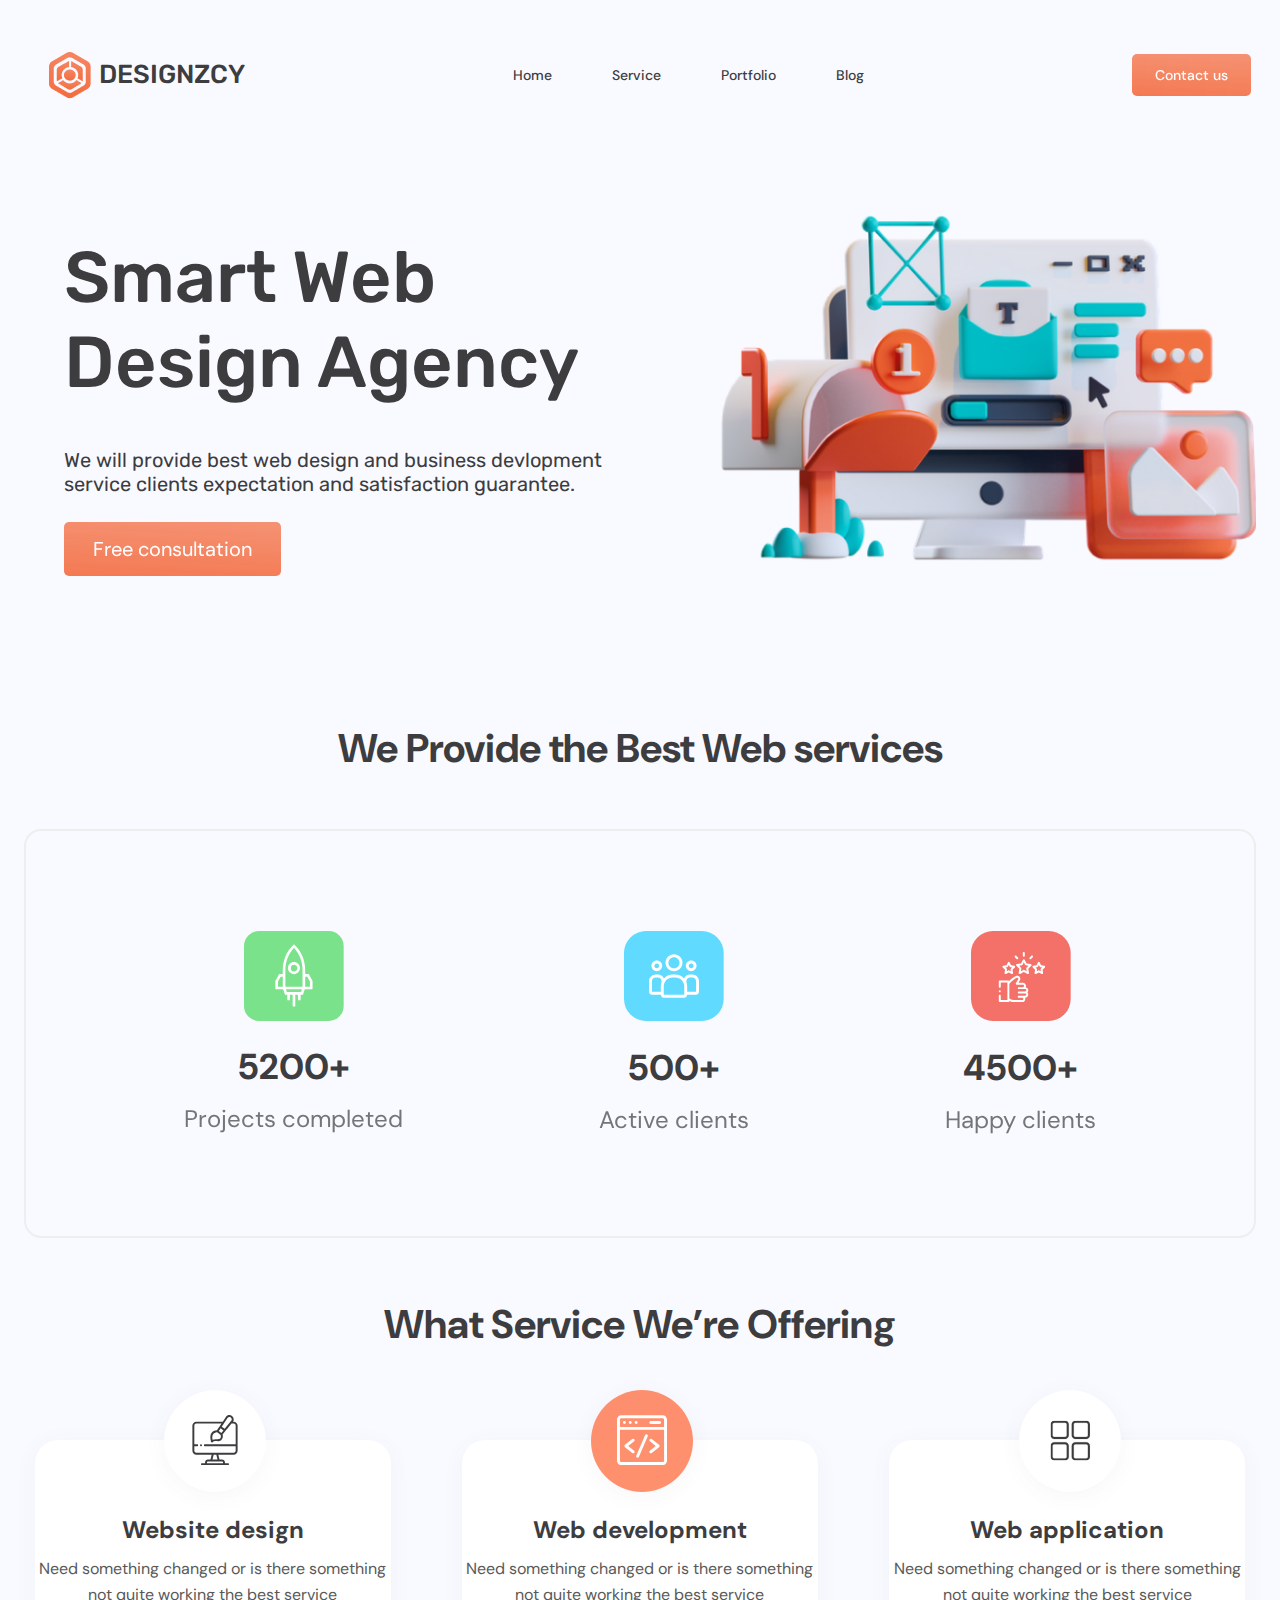
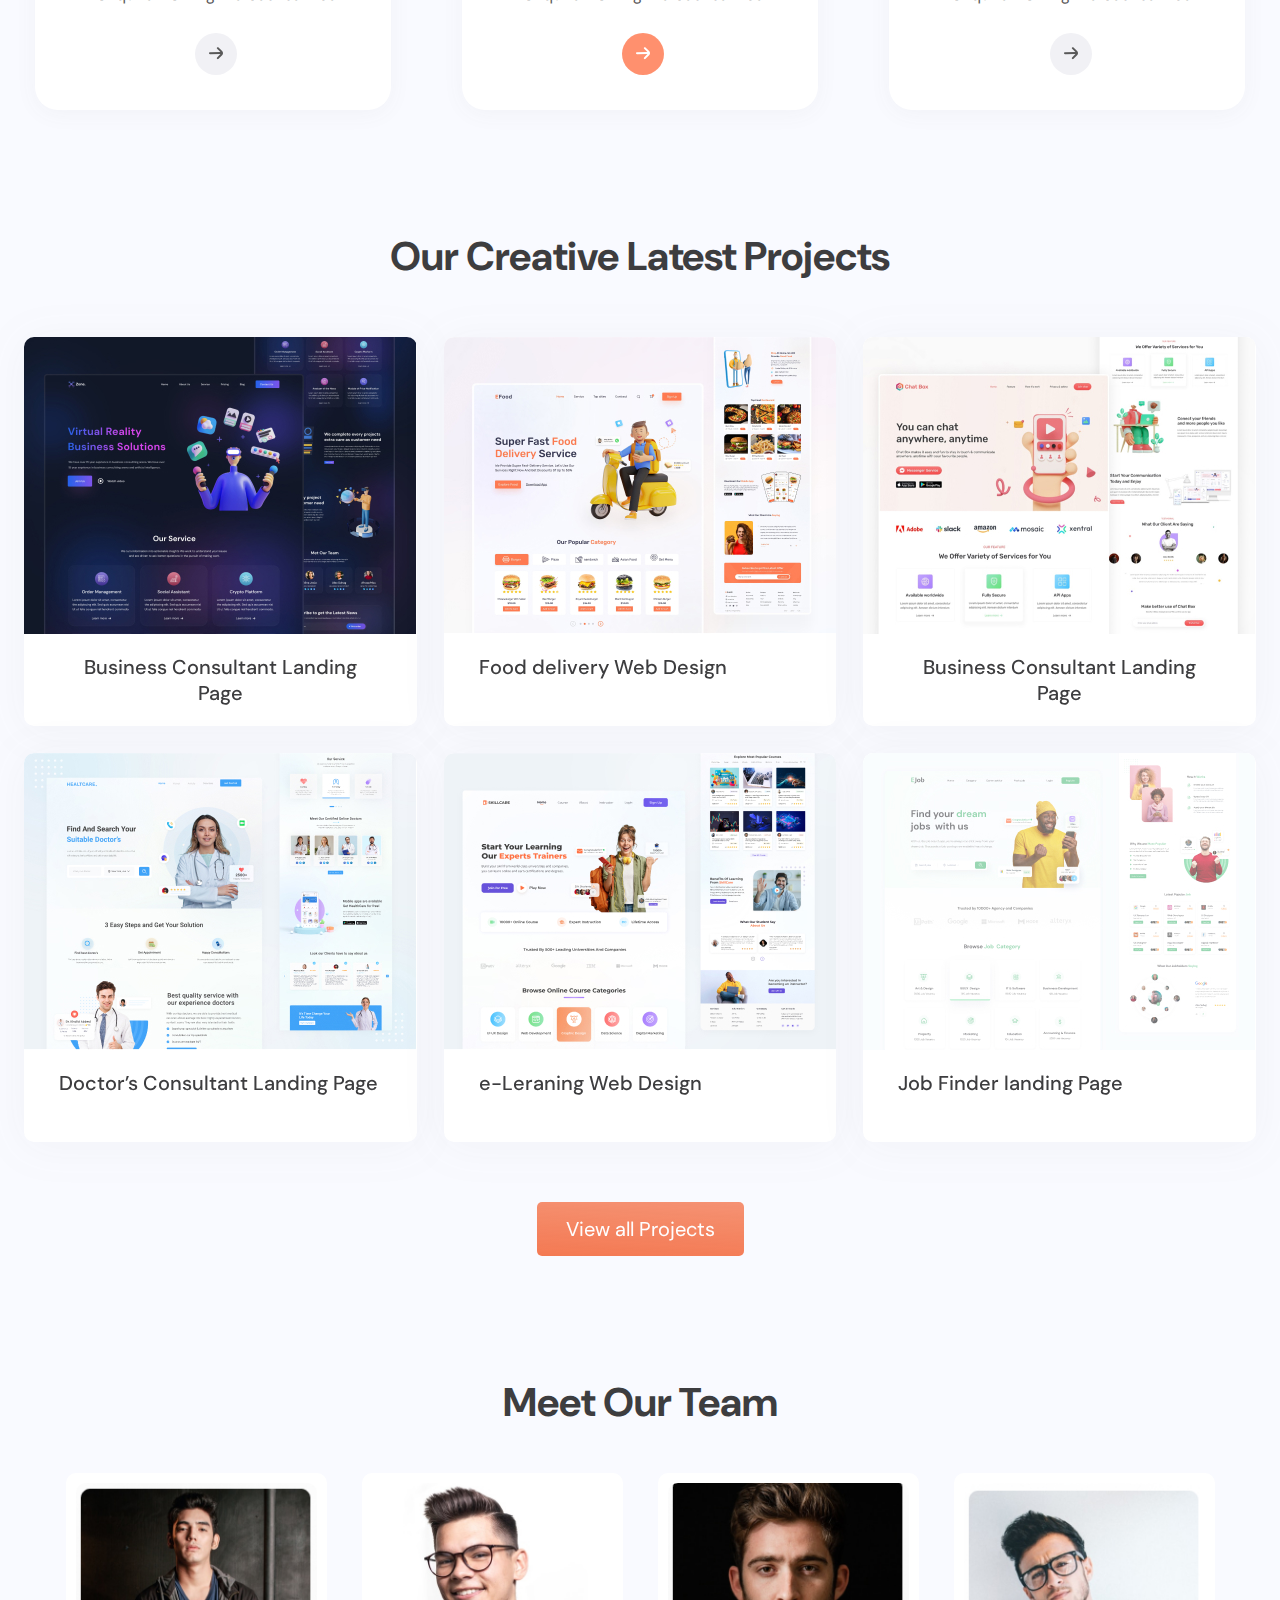
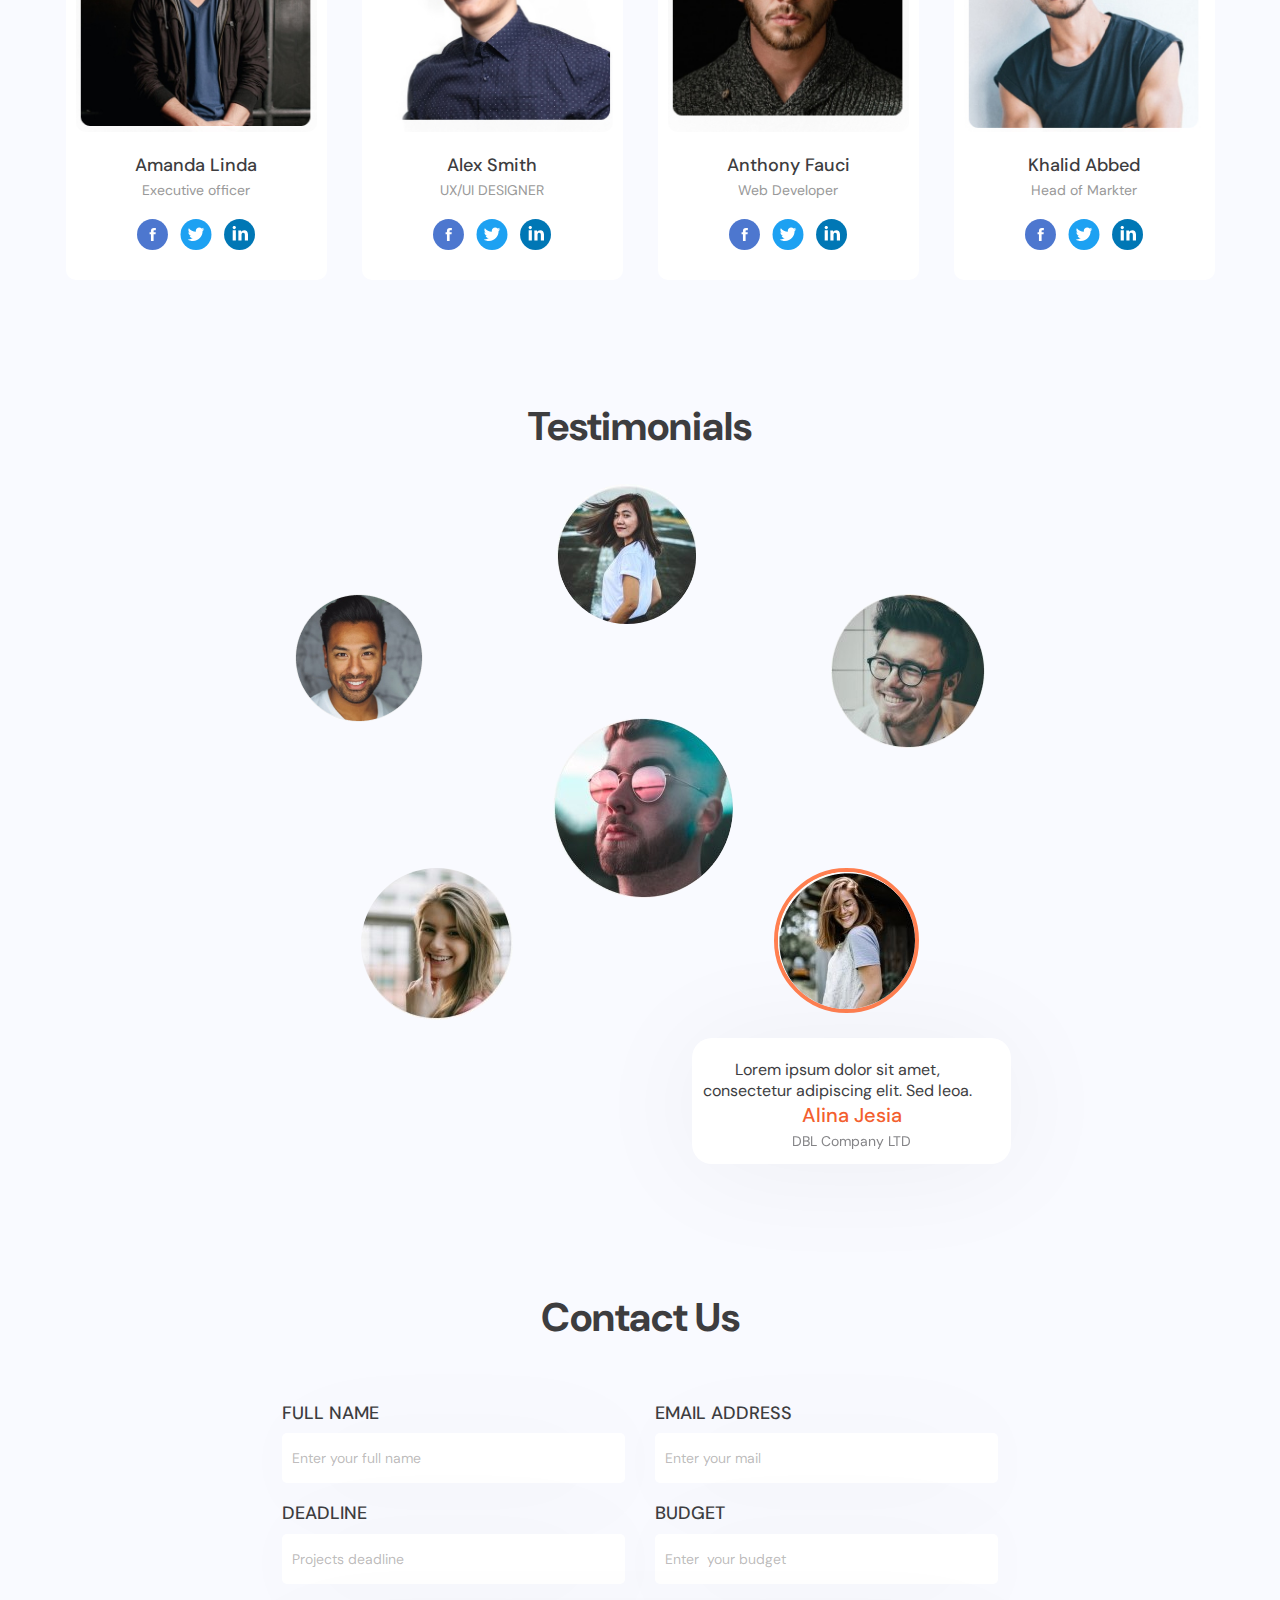
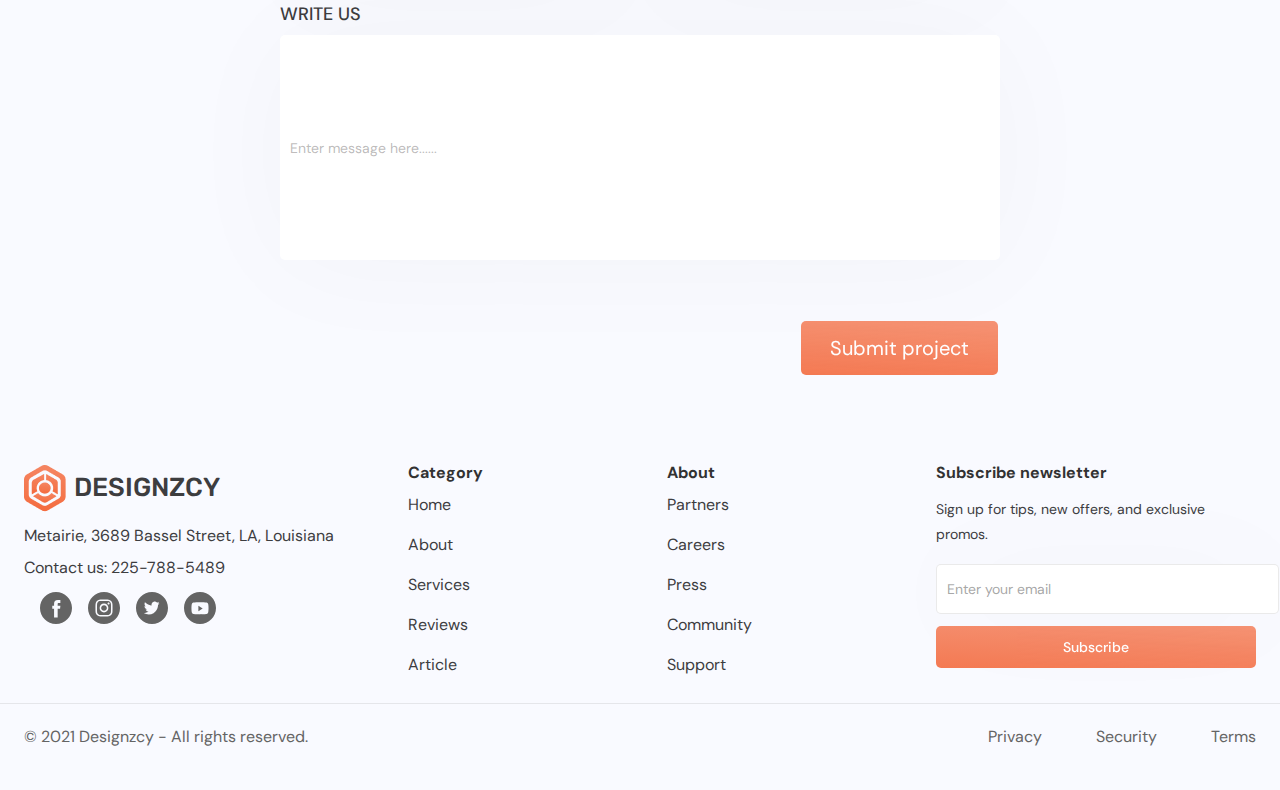
<file: designzcy/index.html>
<!DOCTYPE html>

<head>
	<meta charset="UTF-8">
	<meta http-equiv="X-UA-Compatible" content="IE=edge">
	<!-- Налаштування поведінки в'юпорта -->
	<meta name="viewport" content="width=device-width, initial-scale=1.0">
	<link rel="stylesheet" href="css/reset.css">
	<link rel="stylesheet" href="css/style.css">
	<link href="https://fonts.googleapis.com/css?family=DM+Sans:regular,500,700&display=swap" rel="stylesheet" />
	<link href="https://fonts.googleapis.com/css?family=Rubik:regular,500&display=swap" rel="stylesheet" />
	<title>DesignZCY</title>
</head>

<body>
	<div class="wrapper">
		<header class="header">
			<div class="header__page">
				<div class="header__container">
					<a href="#" class="header__logo logo">
						<img class="logo__img" src="img/logo.png" alt="Logo">
						<p class="logo__text"> Designzcy</p>
					</a>
					<nav class="header__menu menu">
						<div class="menu__body">
							<ul class="menu__list">
								<li class="menu__item">
									<a href="" class="menu__link">Home</a>
								</li>
								<li class="menu__item">
									<a href="" class="menu__link">Service</a>
								</li>
								<li class="menu__item">
									<a href="" class="menu__link">Portfolio</a>
								</li>
								<li class="menu__item">
									<a href="" class="menu__link">Blog</a>
								</li>
							</ul>
						</div>
					</nav>
					<div class="header__button button button_small">
						<a href="#">Contact us</a>
					</div><button class="icon-menu">
						<span></span>
					</button>
				</div>
			</div>
		</header>
		<main>
			<section class="page__main main">
				<div class="main__container">
					<div class="main__content">
						<div class="main__content-title">Smart Web
							Design Agency</div>
						<p class="main__content-text">We will provide best web design and business devlopment
							service clients expectation and satisfaction guarantee.</p>
						<a class="main__button button button_big" href="#">Free consultation</a>
					</div>
					<div class="main__image">
						<img src="img/main.png" alt="Main image">
					</div>
				</div>
			</section>
			<section class="services">
				<div class="page__services services">
					<div class="services__container">
						<h2 class="services__title title">We Provide the Best Web services</h2>
						<div class="services__card card-services">
							<div class="card-services">
								<div class="card-services__image image-1">
									<img src="img/services/001.svg" alt="">
								</div>
								<div class="card-services__title">5200+</div>
								<div class="card-services__text">Projects completed
								</div>
							</div>
							<div class="card-services">
								<div class="card-services__image image-2">
									<img src="img/services/002.svg" alt="">
								</div>
								<div class="card-services__title">500+</div>
								<div class="card-services__text">Active clients
								</div>
							</div>
							<div class="card-services">
								<div class="card-services__image image-3">
									<img src="img/services/003.svg" alt="">
								</div>
								<div class="card-services__title">4500+</div>
								<div class="card-services__text">Happy clients
								</div>
							</div>
						</div>
					</div>
				</div>
			</section>
			<section class="offering">
				<div class="page__offering offering">
					<div class="offering__container">
						<div class="offering__title title">What Service We’re Offering
						</div>
						<div class="offering__content">
							<div class="offering__cards">
								<div class="card-offering card-offering-1">
									<div class="card-offering__title">Website design</div>
									<div class="card-offering__text">Need something changed or is there something not quite
										working the best service</div>
									<div class="card-offering__arrow">
										<img src="img/offering/arrow.svg" alt="arrow">
									</div>
								</div>
								<div class="card-offering card-offering-2">
									<div class="card-offering__title">Web development</div>
									<div class="card-offering__text">Need something changed or is there something not quite
										working the best service</div>
									<div class="card-offering__arrow arrow2">
										<img src="img/offering/arrow-white.svg" alt="arrow">
									</div>
								</div>
								<div class="card-offering card-offering-3">
									<div class="card-offering__title">Web application</div>
									<div class="card-offering__text">Need something changed or is there something not quite
										working the best service</div>
									<div class="card-offering__arrow">
										<img src="img/offering/arrow.svg" alt="arrow">
									</div>
								</div>
							</div>
						</div>
					</div>
				</div>
			</section>
			<section class="projects">
				<div class="page__projects projects">
					<div class="projects__container">
						<div class="projects__title title">Our Creative Latest Projects </div>
						<div class="projects__body">
							<div class="projects__card">
								<a href="#" class="projects__image">
									<img src="img/projects/01.jpg" alt="Project">
								</a>
								<a href="#" class="projects__sub-title">Business Consultant Landing Page</a>
							</div>
							<div class="projects__card">
								<a href="#" class="projects__image">
									<img src="img/projects/02.jpg" alt="Project">
								</a>
								<a href="#" class="projects__sub-title">Food delivery Web Design</a>
							</div>
							<div class="projects__card">
								<a href="#" class="projects__image">
									<img src="img/projects/03.jpg" alt="Project">
								</a>
								<a href="#" class="projects__sub-title">Business Consultant Landing Page</a>
							</div>
							<div class="projects__card">
								<a href="#" class="projects__image">
									<img src="img/projects/04.jpg" alt="Project">
								</a>
								<a href="#" class="projects__sub-title">Doctor’s Consultant Landing Page</a>
							</div>
							<div class="projects__card">
								<a href="#" class="projects__image">
									<img src="img/projects/05.jpg" alt="Project">
								</a>
								<a href="#" class="projects__sub-title">e-Leraning Web Design</a>
							</div>
							<div class="projects__card">
								<a href="#" class="projects__image">
									<img src="img/projects/06.jpg" alt="Project">
								</a>
								<a href="#" class="projects__sub-title">Job Finder landing Page</a>
							</div>
						</div>
						<div class="button-box">
							<a href="" class="project__button button button_big">View all Projects</a>
						</div>
					</div>
				</div>
			</section>
			<section class="team">
				<div class="page__team team">
					<div class="team__container">
						<div class="team__title title">Meet Our Team</div>
						<div class="team__content">
							<div class="team__card-boxes">
								<div class="team__avatar">
									<img src="img/team/01.jpg" alt="">
								</div>
								<div class="team__name">Amanda Linda</div>
								<div class="team__work">Executive officer</div>
								<div class="team__social social-items">
									<ul class="social-items">
										<li>
											<a href="#"><img src="img/team/fb.svg" alt=""></a>
										</li>
										<li>
											<a href="#"><img src="img/team/tw.svg" alt=""></a>
										</li>
										<li>
											<a href="#"><img src="img/team/ld.svg" alt=""></a>
										</li>
									</ul>
								</div>
							</div>
							<div class="team__card-boxes">
								<div class="team__avatar">
									<img src="img/team/02.jpg" alt="">
								</div>
								<div class="team__name">Alex Smith</div>
								<div class="team__work">UX/UI DESIGNER</div>
								<div class="team__social social-items">
									<ul class="social-items">
										<li>
											<a href="#"><img src="img/team/fb.svg" alt=""></a>
										</li>
										<li>
											<a href="#"><img src="img/team/tw.svg" alt=""></a>
										</li>
										<li>
											<a href="#"><img src="img/team/ld.svg" alt=""></a>
										</li>
									</ul>
								</div>
							</div>
							<div class="team__card-boxes">
								<div class="team__avatar">
									<img src="img/team/03.jpg" alt="">
								</div>
								<div class="team__name"> Anthony Fauci</div>
								<div class="team__work">Web Developer</div>
								<div class="team__social social-items">
									<ul class="social-items">
										<li>
											<a href="#"><img src="img/team/fb.svg" alt=""></a>
										</li>
										<li>
											<a href="#"><img src="img/team/tw.svg" alt=""></a>
										</li>
										<li>
											<a href="#"><img src="img/team/ld.svg" alt=""></a>
										</li>
									</ul>
								</div>
							</div>
							<div class="team__card-boxes">
								<div class="team__avatar">
									<img src="img/team/04.jpg" alt="">
								</div>
								<div class=" team__name">Khalid Abbed
								</div>
								<div class="team__work">Head of Markter</div>
								<div class="team__social social-items">
									<ul class="social-items">
										<li>
											<a href="#"><img src="img/team/fb.svg" alt=""></a>
										</li>
										<li>
											<a href="#"><img src="img/team/tw.svg" alt=""></a>
										</li>
										<li>
											<a href="#"><img src="img/team/ld.svg" alt=""></a>
										</li>
									</ul>
								</div>
							</div>
						</div>
					</div>
				</div>
			</section>
			<section class="testimonials">
				<div class="page__testimonials testimonials">
					<div class="testimonials__container">
						<div class="testimonials__title title">Testimonials</div>
						<div class="testimonials__content">
							<div class="testimonials__items">
								<div class="testimonials__item item1">
									<img src="img/testimonials/01.jpg" alt="">
								</div>
								<div class="testimonials__item item2">
									<img src="img/testimonials/02.jpg" alt="">
								</div>
								<div class="testimonials__item item3">
									<img src="img/testimonials/03.jpg" alt="">
								</div>
								<div class="testimonials__item item4">
									<img src="img/testimonials/04.jpg" alt="">
								</div>
								<div class="testimonials__item item5">
									<img src="img/testimonials/05.jpg" alt="">
								</div>
								<div class="testimonials__item item6">
									<img src="img/testimonials/06.jpg" alt="">
								</div>
							</div>
							<div class="testimonials__review">
								<div class="testimonials__review-text">Lorem ipsum dolor sit amet, consectetur adipiscing elit.
									Sed leoa.</div>
								<div class="testimonials__review-name">Alina Jesia</div>
								<div class="testimonials__review-company">DBL Company LTD</div>
							</div>
						</div>
					</div>
				</div>
			</section>
			<section class="contact-us">
				<div class="page__contact-us contact-us">
					<div class="contact-us__container">
						<div class="contact-us__title title">Contact Us</div>
						<form class="contact-us__form">
							<div class="contact-us__name"> Full name
								<input type="text" placeholder="Enter your full name">
							</div>
							<div class="contact-us__email ">
								Email Address
								<input type="email" required placeholder="Enter your mail">
							</div>
							<div class="contact-us__deadline">Deadline
								<input type="text" placeholder="Projects deadline">
							</div>
							<div class="contact-us__budget">Budget
								<input type="text" placeholder="Enter  your budget">
							</div>
							<div class="contact-us__write-us">Write US
								<input type="text" placeholder="Enter message here......">
							</div>
							<button type="submit" class="contact-us__button button button_big">Submit project</button>
						</form>
					</div>
				</div>
			</section>
		</main>
		<footer class="footer">
			<div class="footer__main main-footer">
				<div class="main-footer__container">
					<div class="main-footer__column">
						<div class="main-footer__logo-box"><a href="" class="main-footer__logo"><img src="img/logo.png"
									alt=""></a>
							<div class="main-footer__logo-text">Designzcy</div>
						</div>
						<a href="https://www.google.com/maps/search/Metairie,+3689+Bassel+Street,+LA,+Louisiana/@30.001278,-90.2493097,12z/data=!3m1!4b1"
							class="main-footer__location">Metairie, 3689 Bassel Street, LA, Louisiana</ф>
							<a href="tel:2257885489" type="tel" class="main-footer__contacts">Contact us: 225-788-5489</ф>
								<div class="main-footer__social social">
									<a href="#" class="social__link">
										<img src="img/Facebook.svg" alt="Fb">
									</a>
									<a href="#" class="social__link">
										<img src="img/Instagram.svg" alt="Insta">
									</a>
									<a href="#" class="social__link">
										<img src="img/Twitter.svg" alt="Tw">
									</a>
									<a href="#" class="social__link">
										<img src="img/Youtube.svg" alt="YouTube">
									</a>
								</div>
					</div>
					<div class="main-footer__column">
						<div class="main-footer__label">Category</div>
						<nav class="main-footer__menu menu-footer">
							<ul class="menu-footer__list">
								<li class="menu-footer__item">
									<a href="#">Home</a>
								</li>
								<li class="menu-footer__item">
									<a href="#">About</a>
								</li>
								<li class="menu-footer__item">
									<a href="#">Services</a>
								</li>
								<li class="menu-footer__item">
									<a href="#">Reviews</a>
								</li>
								<li class="menu-footer__item">
									<a href="#">Article</a>
								</li>
							</ul>
						</nav>
					</div>
					<div class="main-footer__column">
						<div class="main-footer__label">About</div>
						<nav class="main-footer__menu menu-footer">
							<ul class="menu-footer__list">
								<li class="menu-footer__item">
									<a href="#">Partners</a>
								</li>
								<li class="menu-footer__item">
									<a href="#">Careers</a>
								</li>
								<li class="menu-footer__item">
									<a href="#">Press</a>
								</li>
								<li class="menu-footer__item">
									<a href="#">Community</a>
								</li>
								<li class="menu-footer__item">
									<a href="#">Support</a>
								</li>
							</ul>
						</nav>
					</div>
					<div class="main-footer__column">
						<div class="main-footer__label">Subscribe newsletter</div>
						<div class="main-text">Sign up for tips, new offers, and exclusive promos.</div>
						<form action="" class="subscribe">
							<input type="email" required placeholder="Enter your email" class="subscribe__input"></input>
							<button type="submit" class="subscribe__button button button_small">Subscribe</button>
						</form>
					</div>
				</div>
			</div>
			<div class="footer__bottom bottom-footer">
				<div class="bottom-footer__container">
					<div class="bottom-footer__copy">© 2021 Designzcy - All rights reserved.</div>
					<ul class="bottom-footer__list">
						<li>Privacy</li>
						<li>Security</li>
						<li>Terms</li>
					</ul>
				</div>
			</div>
		</footer>
	</div>
	<script src="js/script.js"> </script>
</body>

</html>
</file>
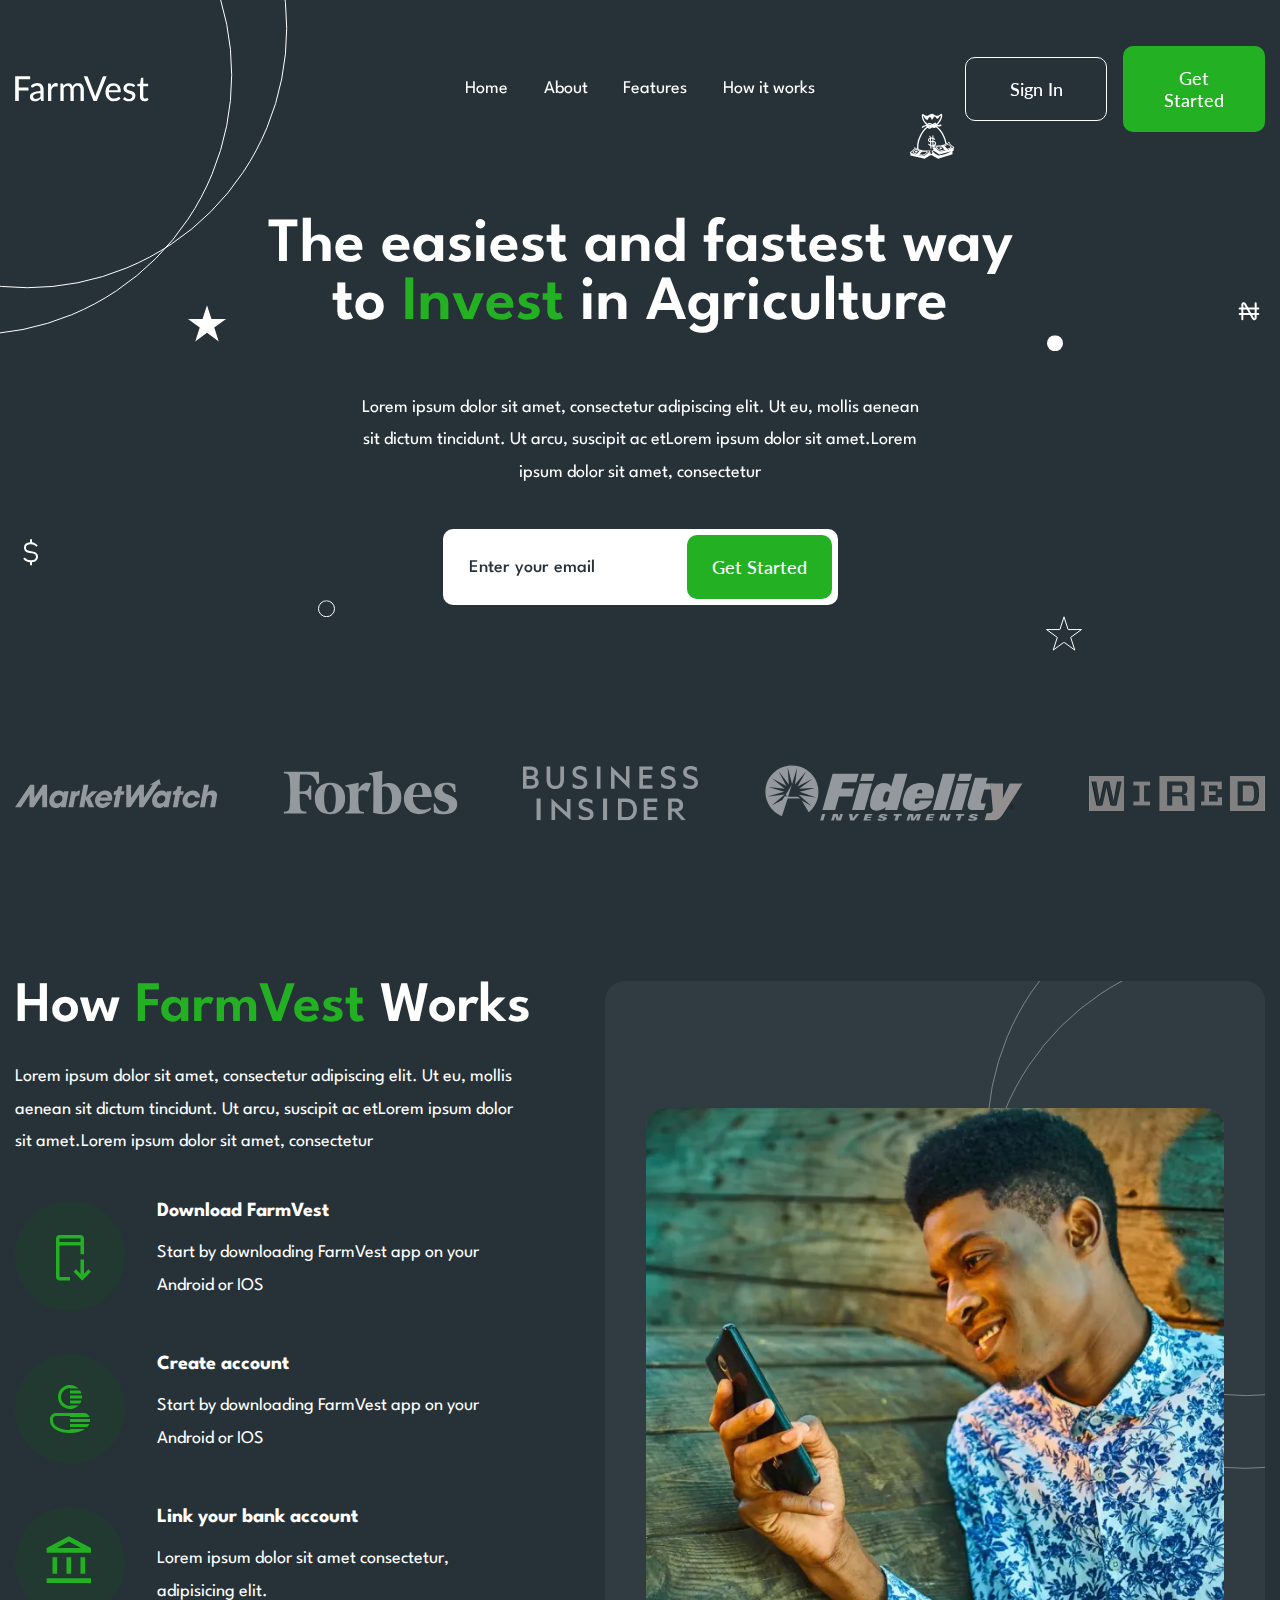
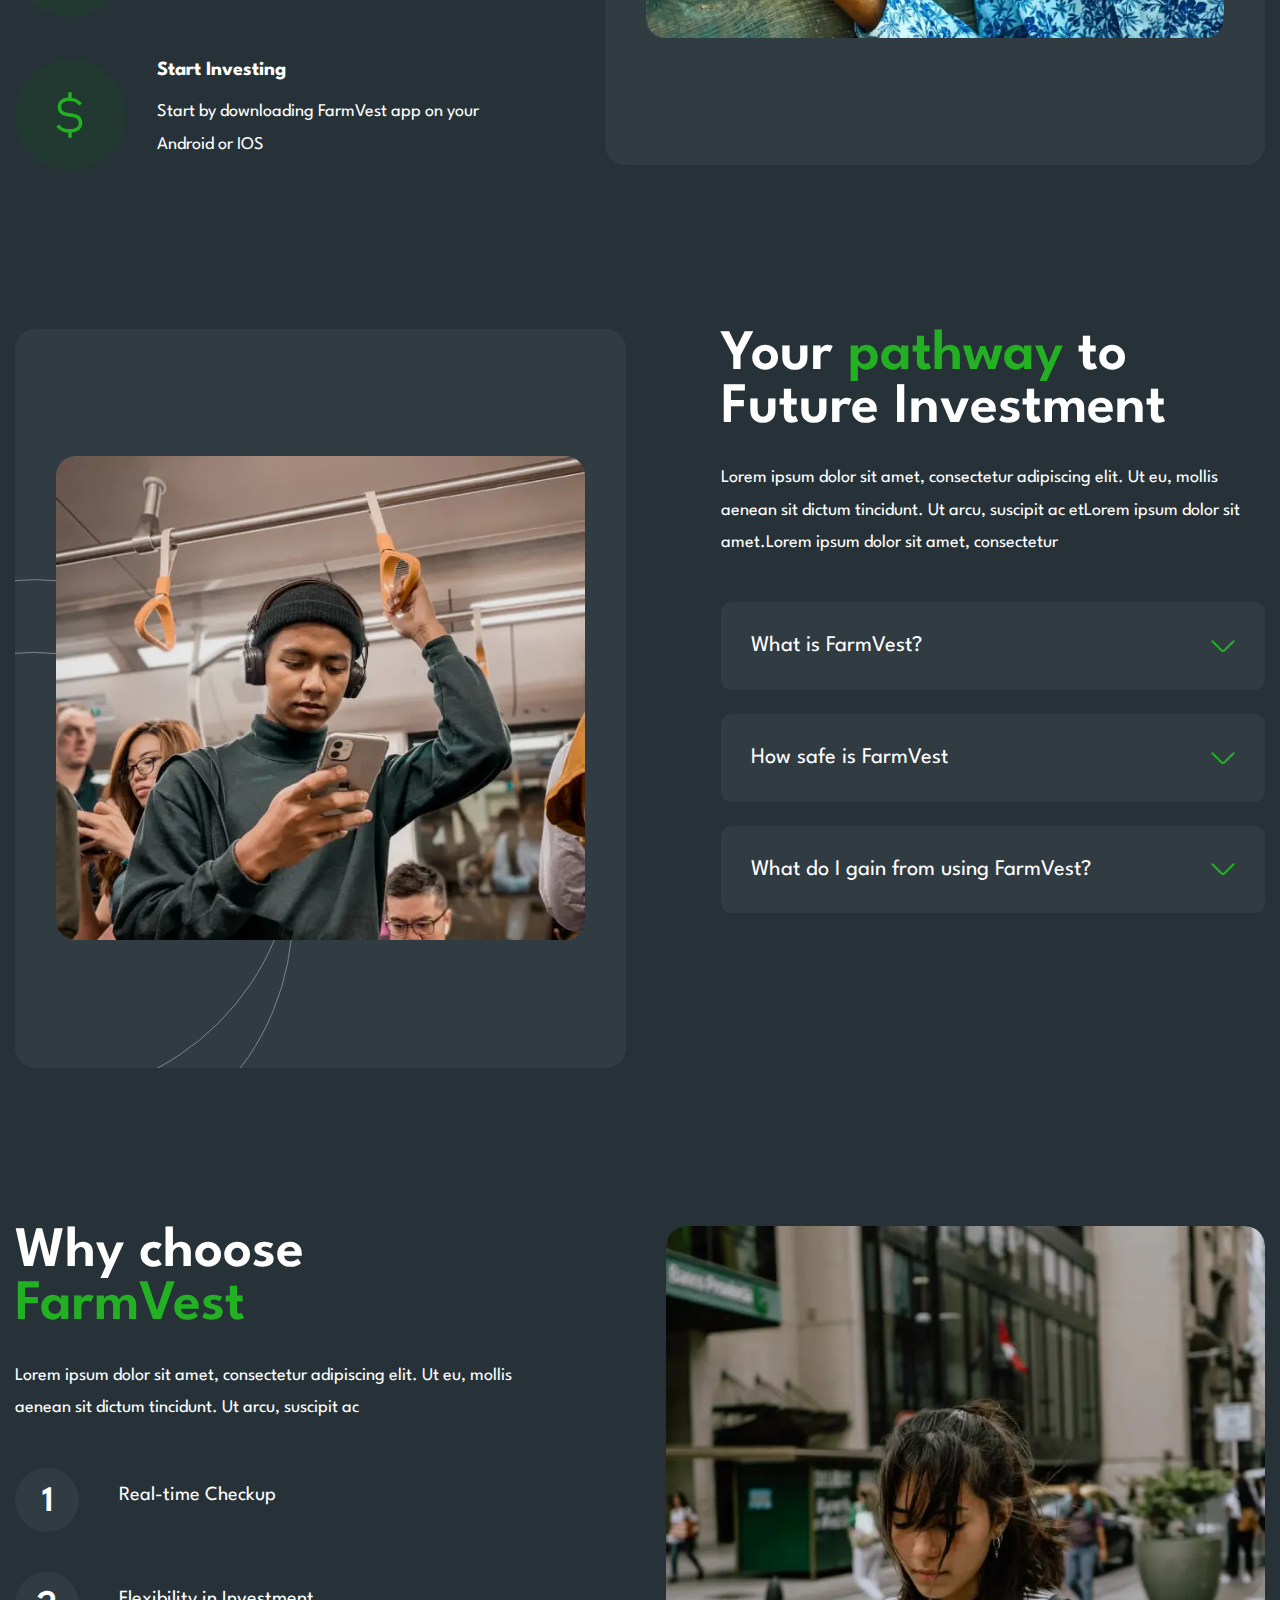
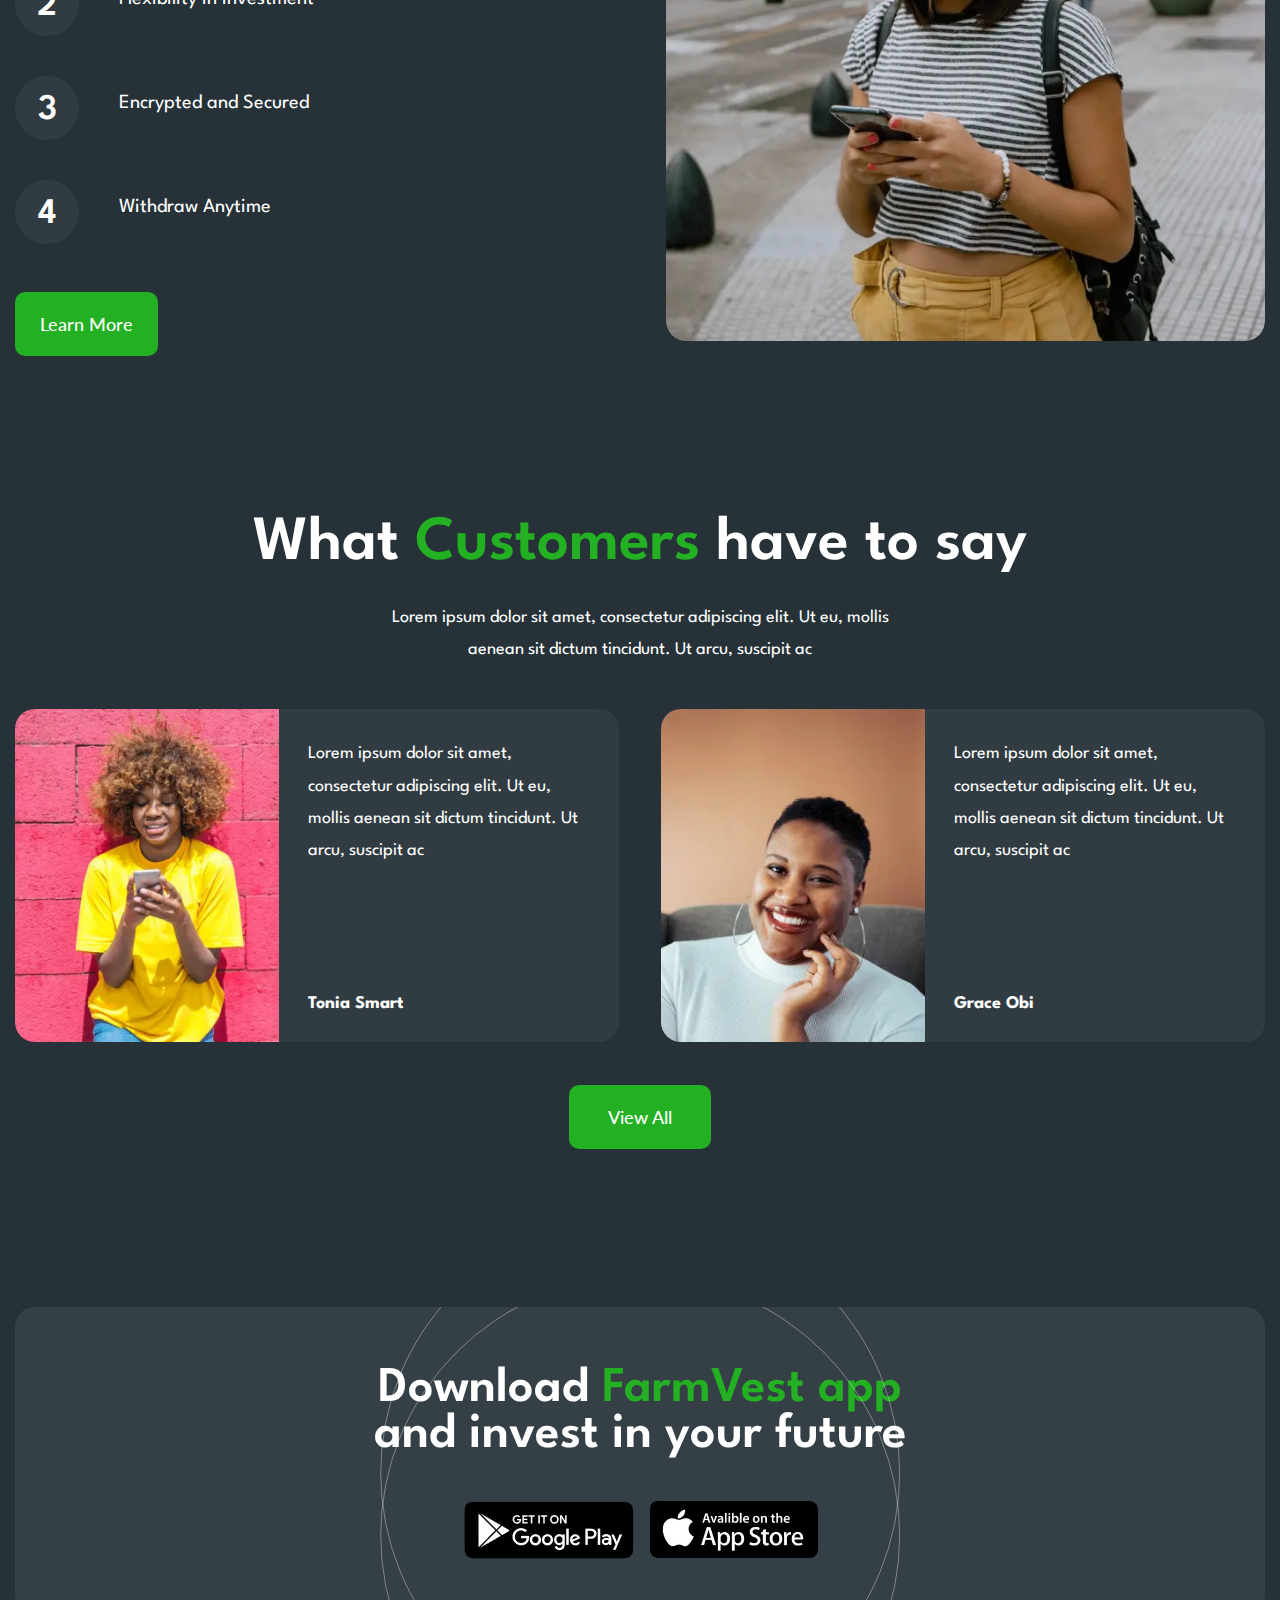
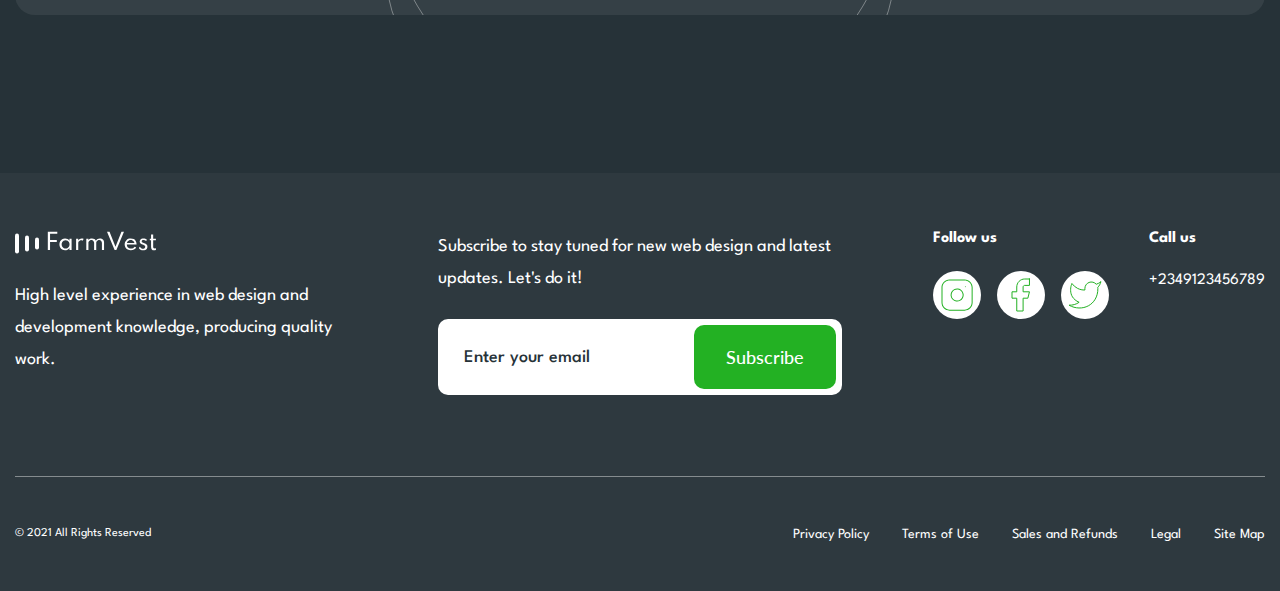
<file: FarmVest/index.html>
<!DOCTYPE html>
<html lang="ru">

<head>
	<title>FarmVest</title>
	<meta charset="UTF-8">
	<meta name="format-detection" content="telephone=no">
	<!-- <style>body{opacity: 0;}</style> -->
	<link rel="stylesheet" href="css/style.min.css?_v=20230507220536">
	<link rel="shortcut icon" href="favicon.ico">
	<!-- <meta name="robots" content="noindex, nofollow"> -->
	<meta name="viewport" content="width=device-width, initial-scale=1.0">
</head>

<body>
	<div class="wrapper">
		<header class="header">
			<div class="header__container-big">
				<a href="" class="header__logo"><img src="img/logo.svg" alt="Logo"></a>
				<div class="header__menu menu">
					<nav class="menu__body">
						<ul class="menu__list">
							<li class="menu__item"><a href="" class="menu__link">Home</a></li>
							<li class="menu__item"><a href="" class="menu__link">About</a></li>
							<li class="menu__item"><a href="" class="menu__link">Features</a></li>
							<li class="menu__item"><a href="" class="menu__link">How it works</a></li>
						</ul>
					</nav>
				</div>
				<div class="header__actions">
					<button type="button" class="header__button button button_border">Sign In</button>
					<button type="button" data-da=".menu__body,767.98" class="header__button button">Get Started</button>
					<button type="button" class="icon-menu"><span></span></button>
				</div>
			</div>
		</header>
		<main class="page">
			<section class="page__main main-block">
				<div data-prlx-parent class="main-block__container-big">
					<div class="main-block__container">
						<div class="main-block__content">
							<h1 class="main-block__title title">
								The easiest and fastest way to <span>Invest</span> in Agriculture
							</h1>
							<div class="main-block__text text">
								Lorem ipsum dolor sit amet, consectetur adipiscing elit. Ut eu, mollis aenean sit dictum tincidunt. Ut arcu, suscipit ac etLorem ipsum dolor sit amet.Lorem ipsum dolor sit amet, consectetur
							</div>
							<div class="main-block__form">
								<form action="#" class="form">
									<input data-required="email" autocomplete="off" type="text" name="form[]" data-error="Error" placeholder="Enter your email" class="form__input">
									<button type="submit" class="form__button button">Get Started</button>
								</form>
							</div>
						</div>
						<div data-coefficient="100" data-prlx data-direction="1" class="main-block__icons icons-main-block">
							<div data-prlx-mouse data-prlx-cx="300" data-prlx-cy="300" class="icons-main-block__circle icons-main-block__circle_1"></div>
							<div data-prlx-mouse data-prlx-cx="300" data-prlx-cy="300" data-prlx-dxr data-prlx-dyr class="icons-main-block__circle icons-main-block__circle_2"></div>
							<div data-prlx-mouse data-prlx-cx="10" data-prlx-cy="10" class="icons-main-block__item icons-main-block__item_1">
								<img src="img/main-block/icons/01.svg" alt="Icon">
							</div>
							<div data-prlx-mouse data-prlx-cx="10" data-prlx-cy="10" data-prlx-dxr data-prlx-dyr class="icons-main-block__item icons-main-block__item_2">
								<img src="img/main-block/icons/02.svg" alt="Icon">
							</div>
							<div data-prlx-mouse data-prlx-cx="10" data-prlx-cy="10" class="icons-main-block__item icons-main-block__item_3">
								<img src="img/main-block/icons/03.svg" alt="Icon">
							</div>
							<div data-prlx-mouse data-prlx-cx="10" data-prlx-cy="10" data-prlx-dxr data-prlx-dyr class="icons-main-block__item icons-main-block__item_4">
								<img src="img/main-block/icons/04.svg" alt="Icon">
							</div>
							<div data-prlx-mouse data-prlx-cx="10" data-prlx-cy="10" class="icons-main-block__item icons-main-block__item_5">
								<img src="img/main-block/icons/05.svg" alt="Icon">
							</div>
							<div data-prlx-mouse data-prlx-cx="10" data-prlx-cy="10" data-prlx-dxr data-prlx-dyr class="icons-main-block__item icons-main-block__item_6">
								<img src="img/main-block/icons/06.svg" alt="Icon">
							</div>
							<div data-prlx-mouse data-prlx-cx="10" data-prlx-cy="10" class="icons-main-block__item icons-main-block__item_7">
								<img src="img/main-block/icons/07.svg" alt="Icon">
							</div>
						</div>
					</div>
				</div>
			</section>
			<div class="page__partners partners">
				<div class="partners__container-big">
					<div class="partners__container">
						<div class="partners__item">
							<img src="img/partners/01.svg" alt="Partners">
						</div>
						<div class="partners__item">
							<img src="img/partners/02.svg" alt="Partners">
						</div>
						<div class="partners__item">
							<img src="img/partners/03.svg" alt="Partners">
						</div>
						<div class="partners__item">
							<img src="img/partners/04.svg" alt="Partners">
						</div>
						<div class="partners__item">
							<img src="img/partners/05.svg" alt="Partners">
						</div>
					</div>
				</div>
			</div>
			<section data-prlx-mouse-wrapper class="page__how how">
				<div class="how__container-big">
					<div class="how__container">
						<div class="how__content">
							<h2 class="how__title title title_s64">
								How <span>FarmVest</span> Works
							</h2>
							<div class="how__text text">
								<p>Lorem ipsum dolor sit amet, consectetur adipiscing elit. Ut eu, mollis aenean sit dictum tincidunt. Ut arcu, suscipit ac etLorem ipsum dolor sit amet.Lorem ipsum dolor sit amet, consectetur</p>
							</div>
							<div class="how__steps steps-how">
								<div class="steps-how__item">
									<div class="steps-how__icon">
										<img src="img/how-it-works/icons/01.svg" alt="Icon">
									</div>
									<div class="steps-how__body">
										<div class="steps-how__title">Download FarmVest</div>
										<div class="steps-how__text text">Start by downloading FarmVest app on your Android or IOS</div>
									</div>
								</div>
								<div class="steps-how__item">
									<div class="steps-how__icon">
										<img src="img/how-it-works/icons/02.svg" alt="Icon">
									</div>
									<div class="steps-how__body">
										<div class="steps-how__title">Create account</div>
										<div class="steps-how__text text">Start by downloading FarmVest app on your Android or IOS</div>
									</div>
								</div>
								<div class="steps-how__item">
									<div class="steps-how__icon">
										<img src="img/how-it-works/icons/03.svg" alt="Icon">
									</div>
									<div class="steps-how__body">
										<div class="steps-how__title">Link your bank account</div>
										<div class="steps-how__text text">Lorem ipsum dolor sit amet consectetur, adipisicing elit.</div>
									</div>
								</div>
								<div class="steps-how__item">
									<div class="steps-how__icon">
										<img src="img/how-it-works/icons/04.svg" alt="Icon">
									</div>
									<div class="steps-how__body">
										<div class="steps-how__title">Start Investing</div>
										<div class="steps-how__text text">Start by downloading FarmVest app on your Android or IOS</div>
									</div>
								</div>
							</div>
						</div>
						<div data-prlx-parent class="how__image image-block">
							<div data-coefficient="50" data-prlx data-direction="-1" class="image-block__item">
								<picture><source srcset="img/how-it-works/image.webp" type="image/webp"><img src="img/how-it-works/image.jpg" alt="Image"></picture>
							</div>
							<div data-prlx-mouse data-prlx-cx="300" data-prlx-cy="300" class="image-block__circle image-block__circle_1"></div>
							<div data-prlx-mouse data-prlx-cx="300" data-prlx-cy="300" data-prlx-dxr data-prlx-dyr class="image-block__circle image-block__circle_2"></div>
						</div>
					</div>
				</div>
			</section>
			<section data-prlx-mouse-wrapper class="page__pathway pathway">
				<div class="pathway__container-big">
					<div class="pathway__container">
						<div data-prlx-parent class="pathway__image image-block">
							<div data-coefficient="50" data-prlx data-direction="-1" class="image-block__item">
								<picture><source srcset="img/pathway/image.webp" type="image/webp"><img src="img/pathway/image.jpg" alt="Image"></picture>
							</div>
							<div data-prlx-mouse data-prlx-cx="300" data-prlx-cy="300" class="image-block__circle image-block__circle_1"></div>
							<div data-prlx-mouse data-prlx-cx="300" data-prlx-cy="300" data-prlx-dxr data-prlx-dyr class="image-block__circle image-block__circle_2"></div>
						</div>
						<div class="pathway__content">
							<h2 class="pathway__title title title_s64">
								Your <span>pathway</span> to Future Investment
							</h2>
							<div class="pathway__text text">
								<p>Lorem ipsum dolor sit amet, consectetur adipiscing elit. Ut eu, mollis aenean sit dictum tincidunt. Ut arcu, suscipit ac etLorem ipsum dolor sit amet.Lorem ipsum dolor sit amet, consectetur</p>
							</div>
							<div data-spollers class="pathway__spollers spollers-pathway">
								<div class="spollers-pathway__item">
									<button type="button" data-spoller class="spollers-pathway__title">What is FarmVest?</button>
									<div class="spollers-pathway__body text">Lorem ipsum dolor, sit amet consectetur adipisicing elit. Libero, unde quaerat aperiam vero rem doloremque maxime itaque molestiae corrupti dolor quos non optio laudantium deserunt architecto doloribus quam ullam fugit!</div>
								</div>
								<div class="spollers-pathway__item">
									<button type="button" data-spoller class="spollers-pathway__title">How safe is FarmVest</button>
									<div class="spollers-pathway__body text">Lorem ipsum dolor, sit amet consectetur adipisicing elit. Libero, unde quaerat aperiam vero rem doloremque maxime itaque molestiae corrupti dolor quos non optio laudantium deserunt architecto doloribus quam ullam fugit!</div>
								</div>
								<div class="spollers-pathway__item">
									<button type="button" data-spoller class="spollers-pathway__title">What do I gain from using FarmVest?</button>
									<div class="spollers-pathway__body text">Lorem ipsum dolor, sit amet consectetur adipisicing elit. Libero, unde quaerat aperiam vero rem doloremque maxime itaque molestiae corrupti dolor quos non optio laudantium deserunt architecto doloribus quam ullam fugit!</div>
								</div>
							</div>
						</div>
					</div>
				</div>
			</section>
			<section data-prlx-mouse-wrapper class="page__why why">
				<div class="why__container-big">
					<div class="why__container">
						<div class="why__content">
							<h2 class="why__title title title_s64">
								Why choose <span>FarmVest </span>
							</h2>
							<div class="why__text text">
								<p>Lorem ipsum dolor sit amet, consectetur adipiscing elit. Ut eu, mollis aenean sit dictum tincidunt. Ut arcu, suscipit ac</p>
							</div>
							<ol class="why__steps steps-why">
								<li class="steps-why__item">Real-time Checkup</li>
								<li class="steps-why__item">Flexibility in Investment</li>
								<li class="steps-why__item">Encrypted and Secured</li>
								<li class="steps-why__item">Withdraw Anytime</li>
							</ol>
							<a href="" type="submit" class="button why__button">Learn More</a>
						</div>
						<div data-prlx-parent class="why__image image-block">
							<div data-coefficient="50" data-prlx data-direction="-1" class="image-block__item">
								<picture><source srcset="img/why/image.webp" type="image/webp"><img src="img/why/image.jpg" alt="Image"></picture>
							</div>
							<div data-prlx-mouse data-prlx-cx="300" data-prlx-cy="300" class="image-block__circle image-block__circle_1"></div>
							<div data-prlx-mouse data-prlx-cx="300" data-prlx-cy="300" data-prlx-dxr data-prlx-dyr class="image-block__circle image-block__circle_2"></div>
						</div>
					</div>
				</div>
			</section>
			<section class="page__reviews reviews">
				<div class="reviews__container-big">
					<div class="reviews__container">
						<h2 class="reviews__title title">What <span>Customers</span> have to say</h2>
						<div class="reviews__text text">Lorem ipsum dolor sit amet, consectetur adipiscing elit. Ut eu, mollis aenean sit dictum tincidunt. Ut arcu, suscipit ac</div>
						<div class="reviews__items">
							<div class="reviews__item item-review">
								<div class="item-review__image-ibg">
									<picture><source srcset="img/reviews/01.webp" type="image/webp"><img src="img/reviews/01.jpg" alt="Image"></picture>
								</div>
								<div class="item-review__body">
									<div class="item-review__text text">Lorem ipsum dolor sit amet, consectetur adipiscing elit. Ut eu, mollis aenean sit dictum tincidunt. Ut arcu, suscipit ac</div>
									<div class="item-review__name">Tonia Smart</div>
								</div>
							</div>
							<div class="reviews__item item-review">
								<div class="item-review__image-ibg">
									<picture><source srcset="img/reviews/02.webp" type="image/webp"><img src="img/reviews/02.jpg" alt="Image"></picture>
								</div>
								<div class="item-review__body">
									<div class="item-review__text text">Lorem ipsum dolor sit amet, consectetur adipiscing elit. Ut eu, mollis aenean sit dictum tincidunt. Ut arcu, suscipit ac</div>
									<div class="item-review__name">Grace Obi</div>
								</div>
							</div>
						</div>
						<button type="button" class="reviews__button button">View All</button>
					</div>
				</div>
			</section>
			<section data-prlx-mouse-wrapper class="page__download download">
				<div class="download__container-big">
					<div class="download__container">
						<div class="download__body">
							<h2 class="download__title title title_s56">
								Download <span>FarmVest app</span> and invest in your future
							</h2>
							<div class="download__apps">
								<a href="" class="download__app">
									<picture><source srcset="img/icons/store.webp" type="image/webp"><img src="img/icons/store.png" alt="GooglePlay"></picture>
								</a>
								<a href="" class="download__app">
									<picture><source srcset="img/icons/appstore.webp" type="image/webp"><img src="img/icons/appstore.png" alt="AppleStore"></picture>
								</a>
							</div>
							<div data-prlx-mouse data-prlx-cx="300" data-prlx-cy="300" class="download__circle download__circle_1"></div>
							<div data-prlx-mouse data-prlx-cx="300" data-prlx-cy="300" data-prlx-dxr data-prlx-dyr class="download__circle download__circle_2"></div>
						</div>
					</div>
				</div>
			</section>
		</main>
		<footer class="footer">
			<div class="footer__container-big">
				<div class="footer__container">
					<div class="footer__main main-footer">
						<div class="main-footer__info">
							<a href="" class="main-footer__logo">
								<img src="img/footer-logo.svg" alt="Logo">
							</a>
							<div class="main-footer__text text">High level experience in web design and development knowledge, producing quality work.</div>
						</div>
						<div class="main-footer__form form-main">
							<div class="form-main__text text">Subscribe to stay tuned for new web design and latest updates. Let's do it!</div>
							<form action="#" class="form-main__form form">
								<input data-required="email" autocomplete="off" type="text" name="form[]" data-error="Error" placeholder="Enter your email" class="form__input">
								<button type="submit" class="form__button button">Subscribe</button>
							</form>
						</div>
						<div class="main-footer__contacts">
							<div class="main-footer__social">
								<div class="main-footer__label">Follow us</div>
								<div class="social">
									<a href="" class="social__item">
										<img src="img/icons/social/01.svg" alt="Instagram">
									</a>
									<a href="" class="social__item">
										<img src="img/icons/social/02.svg" alt="Facebook">
									</a>
									<a href="" class="social__item">
										<img src="img/icons/social/03.svg" alt="Twitter">
									</a>
								</div>
							</div>
							<div class="main-footer__call-us">
								<div class="main-footer__label">Call us</div>
								<a href="tel:+2349123456789" class="main-footer__phone">+2349123456789</a>
							</div>
						</div>
					</div>
					<div class="footer__bottom">
						<div class="footer__copy">© 2021 All Rights Reserved</div>
						<nav class="footer__menu menu-footer">
							<ul class="menu-footer__list">
								<li class="menu-footer__item">
									<a href="" class="menu-footer__link">Privacy Policy</a>
								</li>
								<li class="menu-footer__item">
									<a href="" class="menu-footer__link">Terms of Use</a>
								</li>
								<li class="menu-footer__item">
									<a href="" class="menu-footer__link">Sales and Refunds</a>
								</li>
								<li class="menu-footer__item">
									<a href="" class="menu-footer__link">Legal</a>
								</li>
								<li class="menu-footer__item">
									<a href="" class="menu-footer__link">Site Map</a>
								</li>
							</ul>
						</nav>
					</div>
				</div>
			</div>
		</footer>
	</div>
	<!-- <div id="popup" aria-hidden="true" class="popup">
	<div class="popup__wrapper">
		<div class="popup__content">
			<button data-close type="button" class="popup__close">Закрыть</button>
			<div class="popup__text">
				Text
			</div>
		</div>
	</div>
</div> -->
	<script src="js/app.min.js?_v=20230507220536"></script>
</body>

</html>
</file>
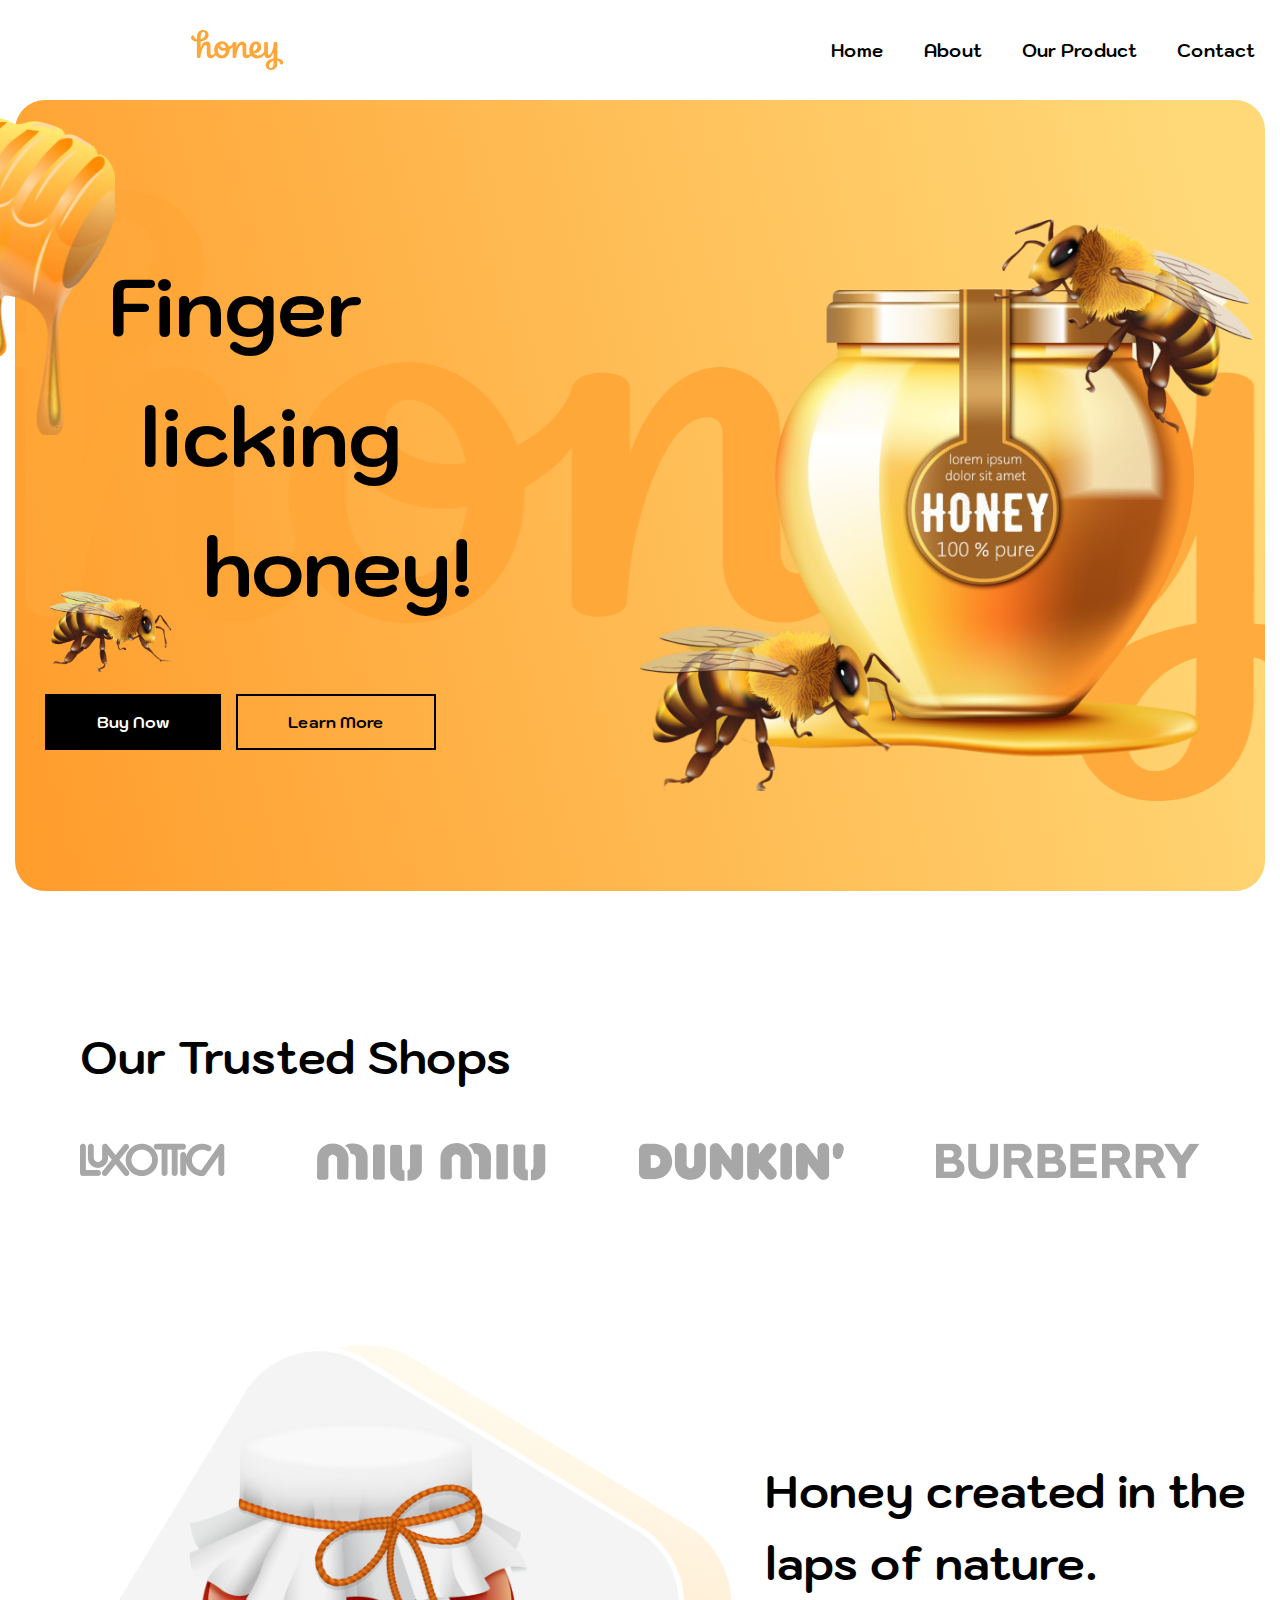
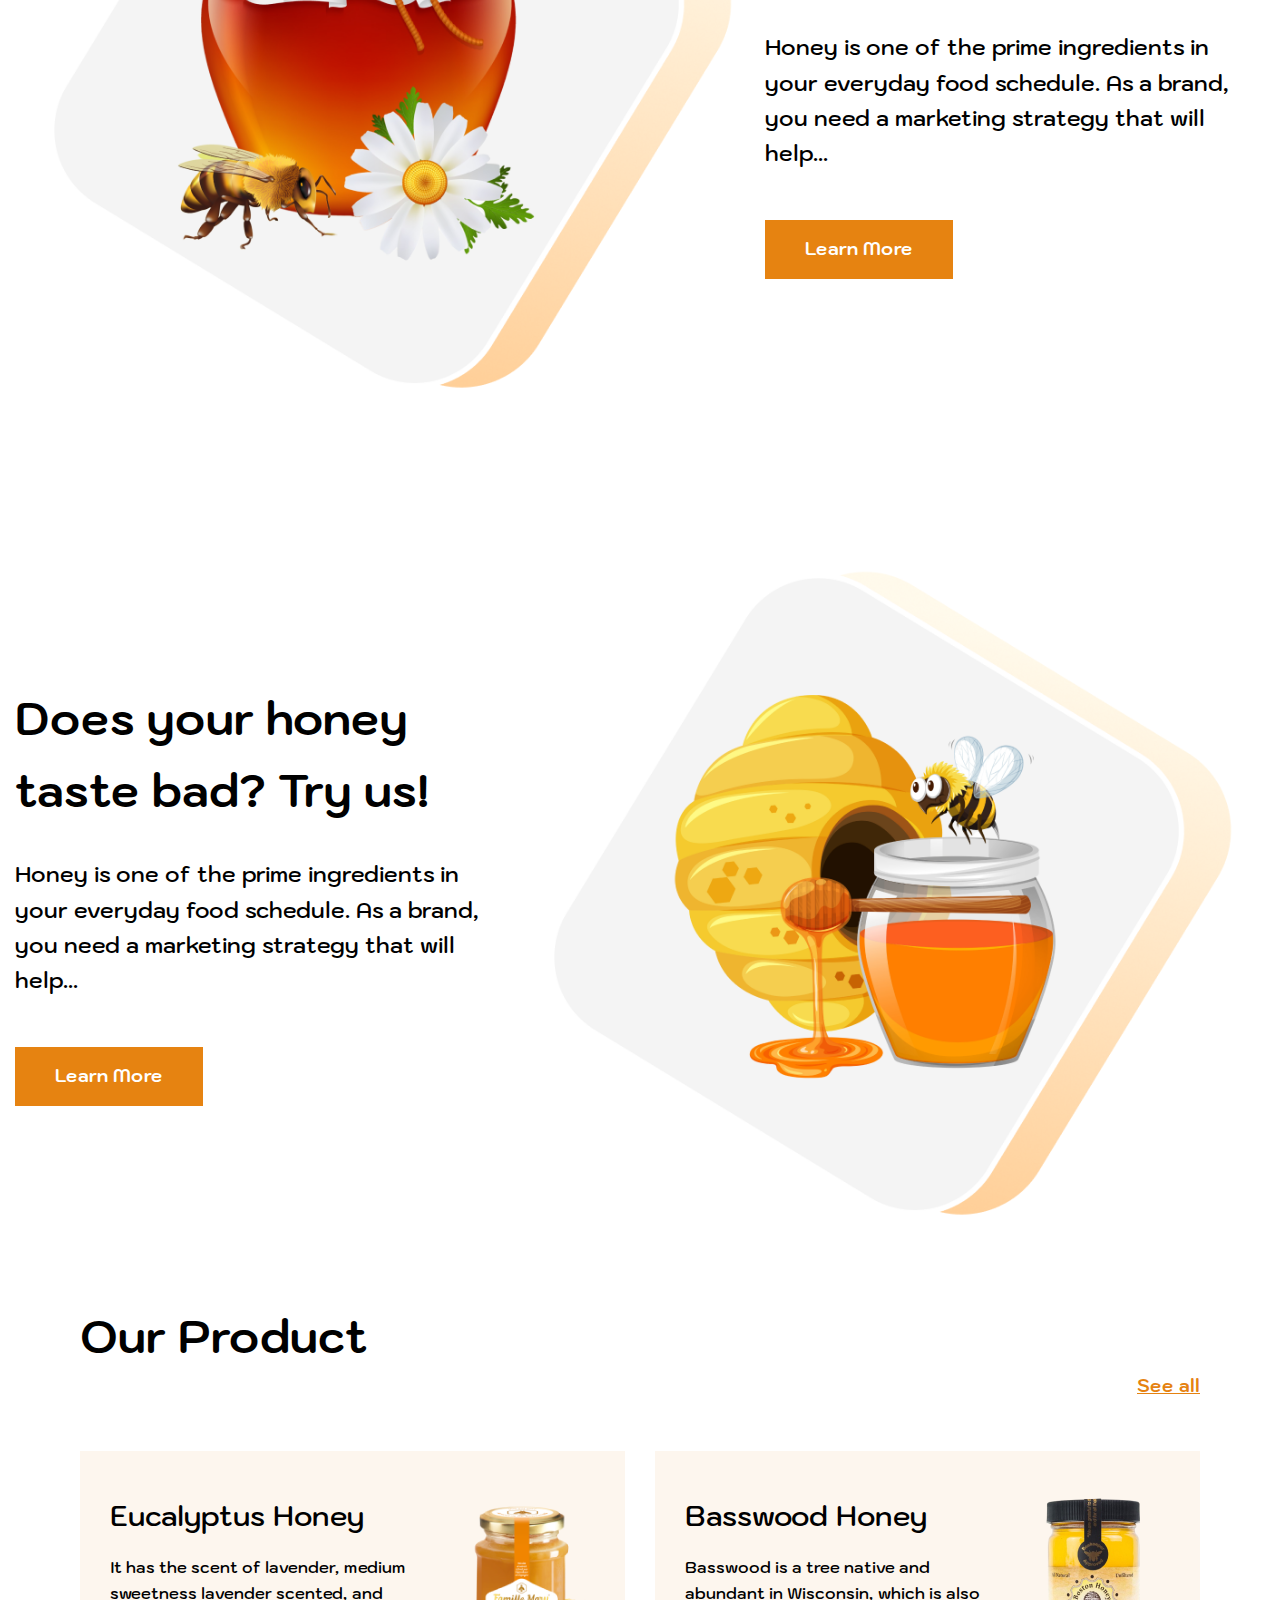
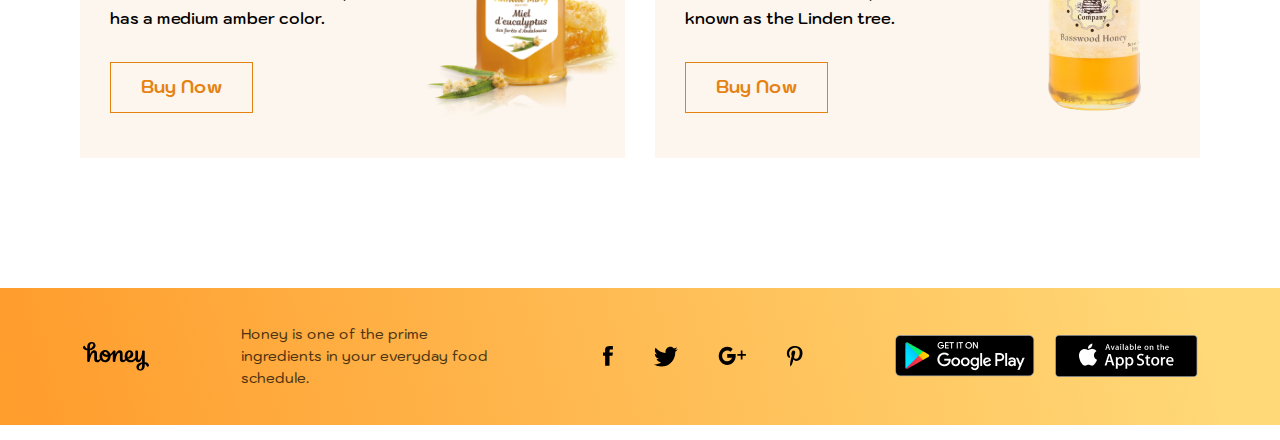
<file: honey/index.html>
<!DOCTYPE html>
<html lang="en">

<head>
    <meta charset="UTF-8">
    <meta http-equiv="X-UA-Compatible" content="IE=edge">
    <meta name="viewport" content="width=device-width, initial-scale=1.0">

    <link rel="stylesheet" href="css/style.css">
    <title>Honey</title>

</head>

<body>
    <div class="wrapper">
        <header class="header">
            <div class="header__container">
                <div class="header__logo"> <a href=""> <img src="img/logo.svg" alt="logo"></a>
                </div>
                <nav class="header__menu menu">
                    <div class="menu__body">
                        <ul class="menu__list">
                            <li class="menu__item">
                                <a href="" class="menu__link">Home</a>
                            </li>
                            <li class="menu__item">
                                <a href="" class="menu__link">About</a>
                            </li>
                            <li class="menu__item">
                                <a href="" class="menu__link">Our Product</a>
                            </li>
                            <li class="menu__item">
                                <a href="" class="menu__link">Contact</a>
                            </li>
                        </ul>
                    </div>
                </nav>
                <button class="icon-menu" type="button">
                    <span></span>
                </button>
            </div>
        </header>
        <main class="main">
            <section class="page__main main">
                <div class="main__container">
                    <div class="main__all-content">
                        <div class="main__content">
                            <div class="main__title title1">Finger</div>
                            <div class="main__title title2">licking</div>
                            <div class="main__title title3">honey!</div>
                            <div class="main__cc"></div>
                            <div class="main__button-box"> <a href="" class="main__button button-black">Buy Now</a>
                                <a href="" class="main__button button-no-color">Learn More</a>
                            </div>
                        </div>
                        <div class="main__image">
                            <img src="img/main/main-honey.png" alt="">
                        </div>
                    </div>
                </div>
            </section>
            <section class="page__shops shops">
                <div class="shops__container">
                    <div class="shops__title title">Our Trusted Shops</div>
                    <div class="shops__items item-shop">
                        <ul class="item-shop__item">
                            <li class="item-shop__link"> <a href=""><img src="img/shops/01.png" alt="shop"></a> </li>
                            <li class="item-shop__link"> <a href=""><img src="img/shops/02.png" alt="shop"></a> </li>
                            <li class="item-shop__link"> <a href=""><img src="img/shops/03.png" alt="shop"></a> </li>
                            <li class="item-shop__link"> <a href=""><img src="img/shops/04.png" alt="shop"></a> </li>
                        </ul>
                    </div>
                </div>
            </section>
            <section class="page__nature nature">
                <div class="nature__container">
                    <div class="nature__content">
                        <div class="nature__title title">Honey created in the laps of nature.</div>
                        <div class="nature__text text">Honey is one of the prime ingredients in your everyday food
                            schedule. As a brand, you need a marketing strategy that will help...</div>
                        <a href="" class="nature__button button__learn-more">Learn More</a>
                    </div>
                    <div class="nature__image">
                        <img src="img/nature/01.png" alt="image-honey">
                    </div>
                </div>
            </section>
            <section class="page__try try">
                <div class="try__container">
                    <div class="try__content">
                        <div class="try__title title">Does your honey taste bad? Try us!
                        </div>
                        <div class="try__text text">Honey is one of the prime ingredients in your everyday food
                            schedule. As a brand, you need a marketing strategy that will help...</div>
                        <a href="" class="try__button button__learn-more">Learn More</a>
                    </div>
                    <div class="try__image">
                        <img src="img/try/01.png" alt="image-honey">
                    </div>
                </div>
            </section>
            <section class="page__product product">
                <div class="product__container">
                    <div class="product__title title">Our Product</div>
                    <div class="product__link"><a href="">See all</a></div>
                    <div class="product__content">
                        <div class="product__box box-product">
                            <div class="box-product__content">
                                <div class="box-product__title">Eucalyptus Honey</div>
                                <div class="box-product__text">It has the scent of lavender, medium sweetness
                                    lavender scented, and has a medium amber color.</div>
                                <a href="" class="box-product__button">Buy Now</a>
                            </div>
                            <div class="box-image">
                                <img src="img/product/01.png" alt="product-honey">
                            </div>
                        </div>
                        <div class="product__box box-product">
                            <div class="box-product__content">
                                <div class="box-product__title">Basswood Honey</div>
                                <div class="box-product__text">Basswood is a tree native and abundant in Wisconsin,
                                    which is also known as the Linden tree.</div>
                                <a href="" class="box-product__button">Buy Now</a>
                            </div>
                            <div class="box-image box-image2">
                                <img src="img/product/02.png" alt="product-honey">
                            </div>
                        </div>
                    </div>
                </div>
            </section>
        </main>
        <footer class="footer">
            <div class="footer__container">
                <a href="" class="footer__logo"><img src="img/footer/logo.svg" alt=""></a>
                <div class="footer__text">Honey is one of the prime ingredients in your everyday food schedule. </div>
                <ul class="footer__social social-footer">
                    <li class="social-footer__item">
                        <a href="" class="social-footer__link"><img src="img/footer/fb.svg" alt=""></a>
                    </li>
                    <li class="social-footer__item">
                        <a href="" class="social-footer__link"><img src="img/footer/tw.svg" alt=""></a>
                    </li>
                    <li class="social-footer__item">
                        <a href="" class="social-footer__link"><img src="img/footer/g+.svg" alt=""></a>
                    </li>
                    <li class="social-footer__item">
                        <a href="" class="social-footer__link"><img src="img/footer/p.svg" alt=""></a>
                    </li>
                </ul>
                <div class="footer__app">
                    <a href="" class="footer__google-play"> <img src="img/footer/google.png" alt=""></a>
                    <a href="" class="footer__app-store"> <img src="img/footer/apple.png" alt=""></a>
                </div>
            </div>
        </footer>
    </div>
    <script src="js/script.js"></script>
</body>

</html>
</file>
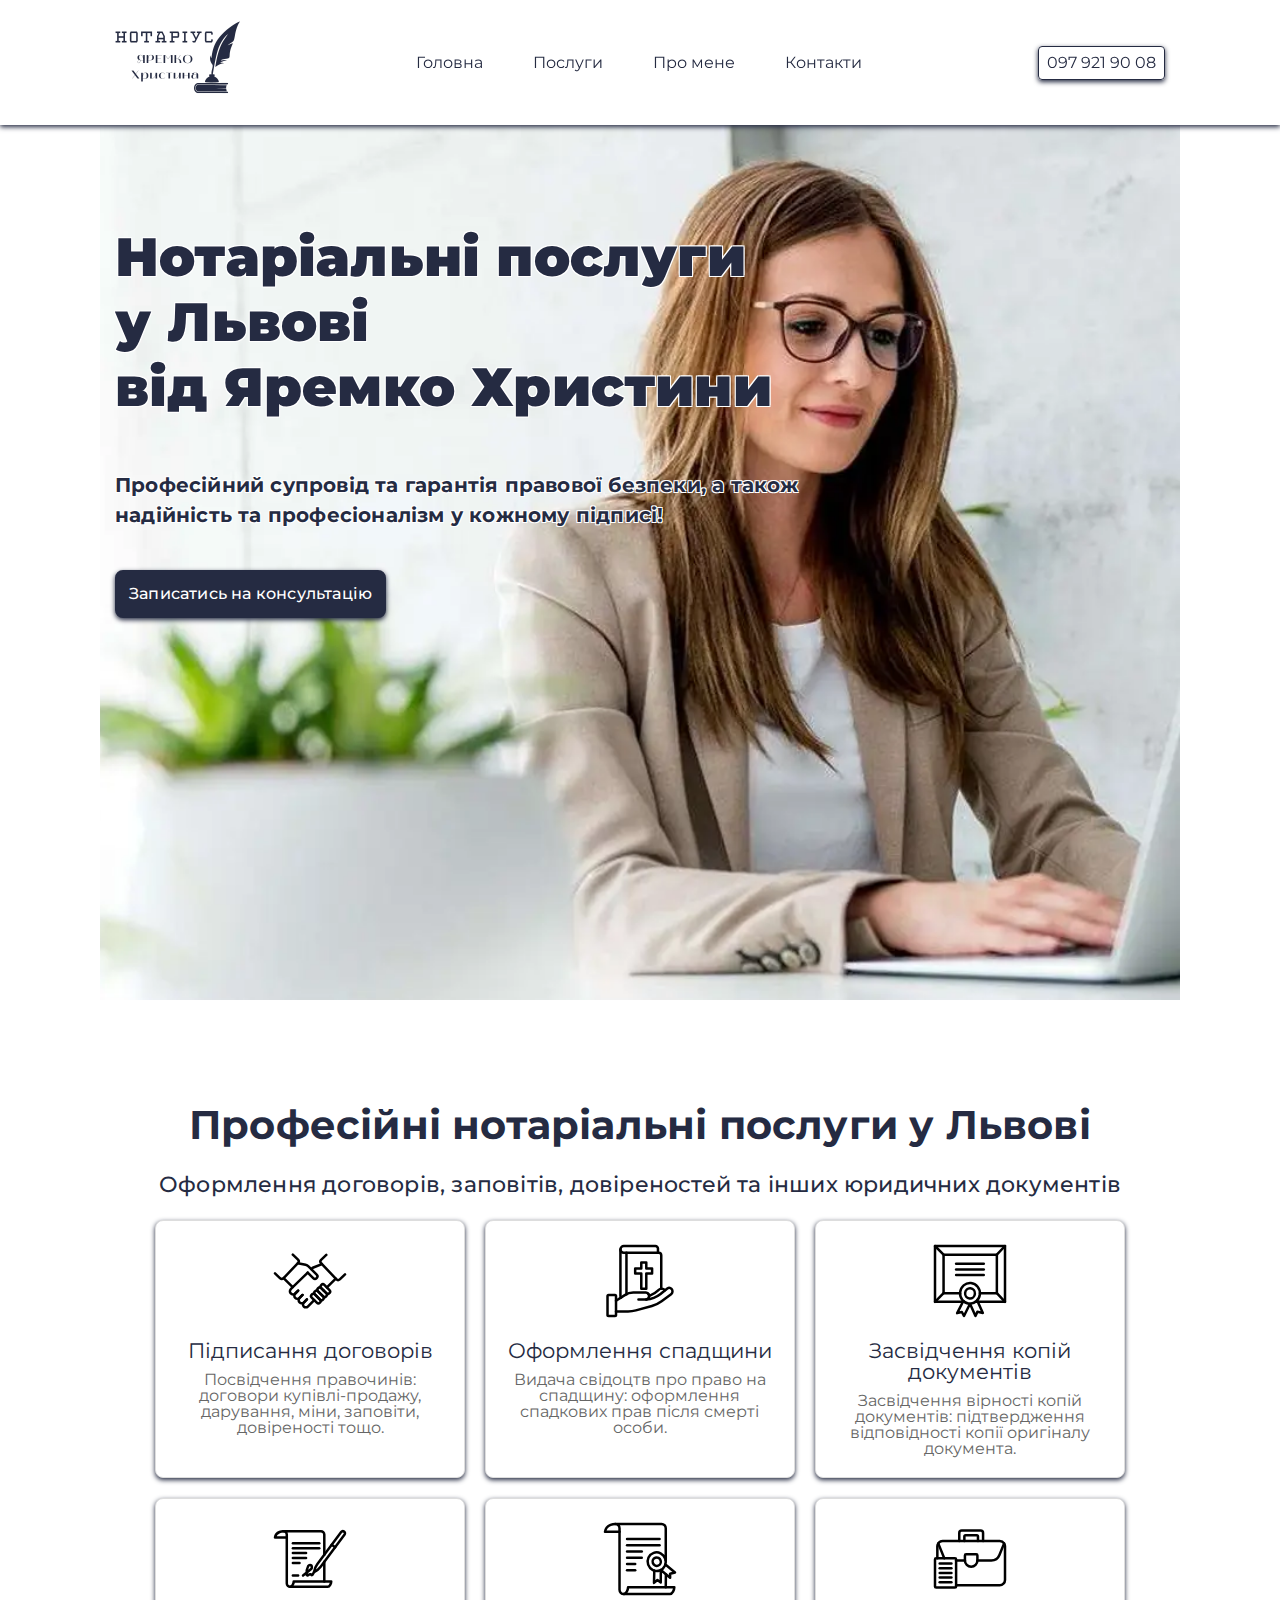
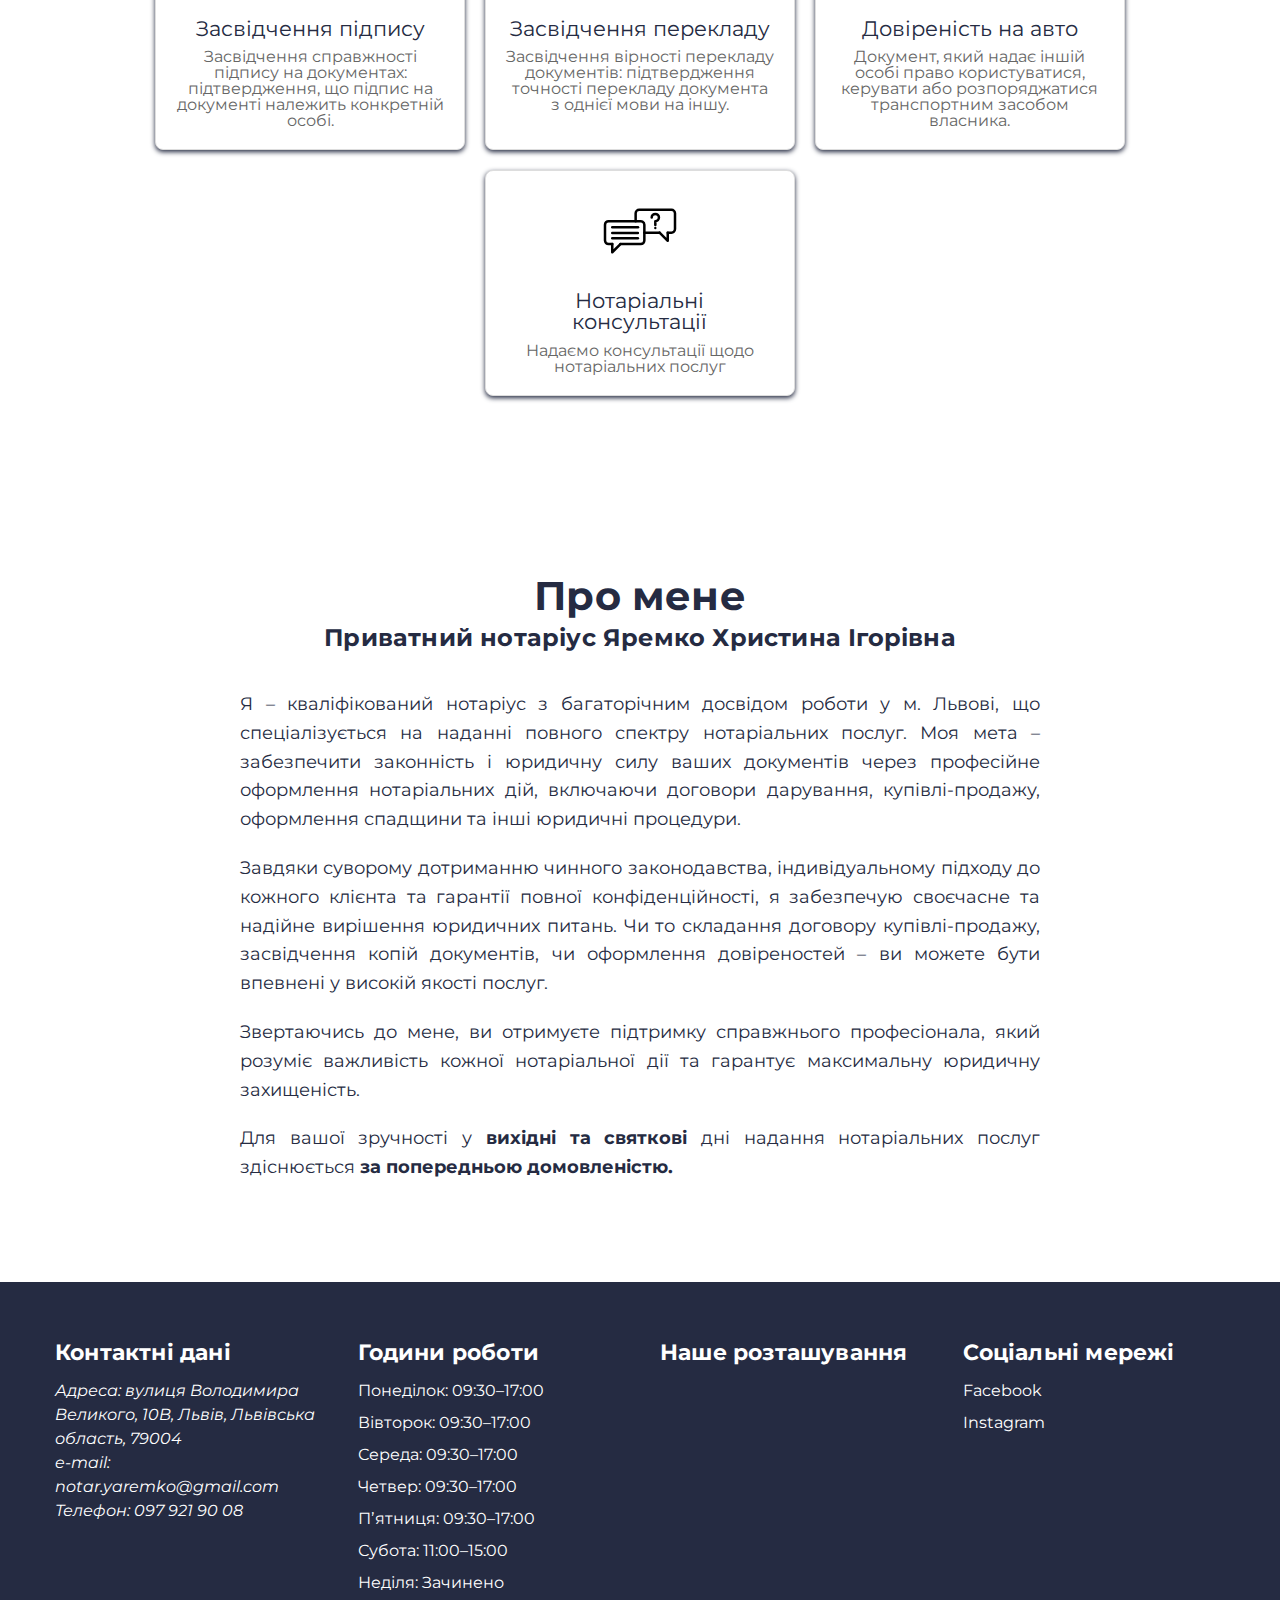
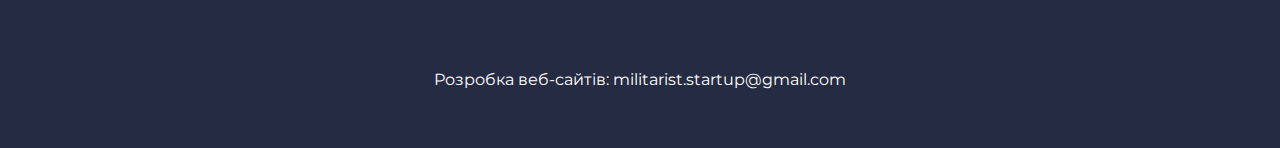
<file: notaryWeb/index.html>
<!DOCTYPE html>
<html lang="en">

<head>
	<title>Нотаріус у Львові – професійні нотаріальні послуги</title>
	<meta charset="UTF-8">
	<meta name="format-detection" content="telephone=no">
	<meta name="viewport" content="width=device-width, initial-scale=1.0">
	<meta name="description"
		content="Пропонуємо широкий спектр нотаріальних послуг у Львові: оформлення договорів, довіреностей, спадщини та інших документів.">
	<meta name="keywords"
		content="нотаріус Львів, нотаріальні послуги Львів, оформлення договорів Львів, довіреності Львів, спадщина Львів">
	<meta name="robots" content="index, follow">
	<link rel="stylesheet" href="css/style.min.css?_v=20250215161048">
	<link rel="shortcut icon" href="favicon.ico">
</head>

<body>
	<div class="wrapper">
		<header class="header">
			<div class="header__container"><button type="button" class="menu__icon icon-menu"><span></span></button>
				<a href="#" class="header__logo"><img src="img/logoNotary.svg" alt="Логотип Нотаріуса Яремко Христина"></a>

				<div class="header__menu menu">

					<nav class="menu__body">
						<ul class="menu__list">
							<li class="menu__item"><a href="#" data-goto-top="100" data-goto=".hero"
									class="menu__link">Головна</a>
							</li>
							<li class="menu__item"><a href="#" data-goto-top="100" data-goto=".services"
									class="menu__link">Послуги</a>
							</li>
							<li class="menu__item"><a href="#" data-goto-top="100" data-goto=".about" class="menu__link">Про
									мене</a>
							</li>
							<li class="menu__item"><a href="#" data-goto-top="100" data-goto=".footer"
									class="menu__link">Контакти</a>
							</li>
						</ul>
					</nav>
				</div>
				<a class="header__call" href="tel:+380123456789">097 921 90 08</a>
			</div>
		</header>
		<main class="page">
			<section class="hero">
				<div class="hero__container">
					<div class="hero__content">
						<h1 class="hero__main-title">Нотаріальні послуги
							<br>у Львові
							<br>від Яремко Христини
						</h1>
						<p class="hero__main-sub-title">Професійний супровід та гарантія правової безпеки, а також надійність
							та професіоналізм у кожному підписі!
						</p>
						<a class="hero__button" href="#">Записатись на консультацію</a>
					</div>
					<img class="hero__background" src="img/hero/background.webp" alt="Нотаріус працює за ноутбуком">
				</div>
			</section>
			<section class="services">
				<div class="services__container">
					<h2 class="services__title">Професійні нотаріальні послуги у Львові</h2>
					<p class="services__sub-title">Оформлення договорів, заповітів, довіреностей та інших юридичних
						документів</p>
					<div class="services__list">
						<div class="services__item">
							<img class="services__icon" src="img/services/dogovir.svg" alt="Іконка підписання договорів">
							<h3 class="services__item-title">Підписання договорів</h3>
							<p class="services__item-description">Посвідчення правочинів: договори купівлі-продажу, дарування,
								міни, заповіти, довіреності тощо.</p>
						</div>
						<div class="services__item">
							<img class="services__icon" src="img/services/of-spadschina.svg" alt="Іконка спадщини">
							<h3 class="services__item-title">Оформлення спадщини</h3>
							<p class="services__item-description">Видача свідоцтв про право на спадщину: оформлення спадкових
								прав після смерті особи.</p>
						</div>
						<div class="services__item">
							<img class="services__icon" src="img/services/diplom.svg" alt="Іконка копій документів">
							<h3 class="services__item-title">Засвідчення копій документів</h3>
							<p class="services__item-description">Засвідчення вірності копій документів: підтвердження
								відповідності копії оригіналу документа.</p>
						</div>
						<div class="services__item">
							<img class="services__icon" src="img/services/pidpis.svg" alt="Іконка підпису">
							<h3 class="services__item-title">Засвідчення підпису</h3>
							<p class="services__item-description">Засвідчення справжності підпису на документах: підтвердження,
								що підпис на документі належить конкретній особі.</p>
						</div>
						<div class="services__item">
							<img class="services__icon" src="img/services/doc.svg" alt="Іконка перекладу">
							<h3 class="services__item-title">Засвідчення перекладу</h3>
							<p class="services__item-description">Засвідчення вірності перекладу документів: підтвердження
								точності перекладу документа з однієї мови на іншу.</p>
						</div>
						<div class="services__item">
							<img class="services__icon" src="img/services/doruch.svg" alt="Іконка перекладу">
							<h3 class="services__item-title">Довіреність на авто</h3>
							<p class="services__item-description">Документ, який надає іншій особі право користуватися,
								керувати або розпоряджатися транспортним засобом власника.</p>
						</div>
						<div class="services__item">
							<img class="services__icon" src="img/services/quest.svg" alt="Іконка перекладу">
							<h3 class="services__item-title">Нотаріальні консультації</h3>
							<p class="services__item-description">Надаємо консультації щодо нотаріальних послуг</p>
						</div>
					</div>
				</div>
			</section>
			<section class="about">
				<div class="about__container">
					<h2 class="about__title">Про мене</h2>
					<h3 class="about__sub-title"><strong>Приватний нотаріус Яремко Христина Ігорівна</strong></h3>
				</div>
				<p class="about__text">
					Я – кваліфікований нотаріус з багаторічним досвідом роботи у м. Львові, що спеціалізується на наданні
					повного спектру нотаріальних послуг. Моя мета – забезпечити законність і юридичну силу ваших документів
					через професійне оформлення нотаріальних дій, включаючи договори дарування, купівлі-продажу, оформлення
					спадщини та інші юридичні процедури.
				</p>
				<p class="about__text">
					Завдяки суворому дотриманню чинного законодавства, індивідуальному підходу до кожного клієнта та гарантії
					повної конфіденційності, я забезпечую своєчасне та надійне вирішення юридичних питань. Чи то складання
					договору купівлі-продажу, засвідчення копій документів, чи оформлення довіреностей – ви можете бути
					впевнені у високій якості послуг.
				</p>
				<p class="about__text">
					Звертаючись до мене, ви отримуєте підтримку справжнього професіонала, який розуміє важливість кожної
					нотаріальної дії та гарантує максимальну юридичну захищеність.
				</p>
				<p class="about__text">
					Для вашої зручності у <b>вихідні та святкові</b> дні надання нотаріальних послуг здіснюється <b>за
						попередньою
						домовленістю.</b>
				</p>
			</section>
		</main>
		<footer class="footer">
			<div class="footer__container">
				<!-- Контактні дані -->
				<div class="footer__contacts">
					<h3>Контактні дані</h3>
					<address>
						<p>Адреса: вулиця Володимира Великого, 10В, Львів, Львівська область, 79004</p>
						<p class="footer__contacts-email">e-mail: <a
								href="mailto:notar.yaremko@gmail.com">notar.yaremko@gmail.com</a></p>
						<p class="footer__contacts-phone">Телефон: <a href="tel:+380979219008">097 921 90 08</a></p>
					</address>
				</div>

				<!-- Години роботи -->
				<div class="footer__hours">
					<h3>Години роботи</h3>
					<ul>
						<li>Понеділок: 09:30–17:00</li>
						<li>Вівторок: 09:30–17:00</li>
						<li>Середа: 09:30–17:00</li>
						<li>Четвер: 09:30–17:00</li>
						<li>Пʼятниця: 09:30–17:00</li>
						<li>Субота: 11:00–15:00</li>
						<li>Неділя: Зачинено</li>
					</ul>
				</div>

				<!-- Вбудована Google карта -->
				<div class="footer__map">
					<h3>Наше розташування</h3>
					<iframe
						src="https://www.google.com/maps/embed?pb=!1m18!1m12!1m3!1d2574.7271549263046!2d24.010282699999998!3d49.809996999999996!2m3!1f0!2f0!3f0!3m2!1i1024!2i768!4f13.1!3m3!1m2!1s0x473ae7e1efcb780f%3A0xc5cba7c8c7d408ae!2z0J_RgNC40LLQsNGC0L3QuNC5INC90L7RgtCw0YDRltGD0YEg0K_RgNC10LzQutC-INCl0YDQuNGB0YLQuNC90LAg0IbQs9C-0YDRltCy0L3QsA!5e0!3m2!1suk!2sua!4v1739612966307!5m2!1suk!2sua"
						width="600" height="450" style="border:0;" allowfullscreen="" loading="lazy"
						referrerpolicy="no-referrer-when-downgrade"></iframe>
				</div>

				<!-- Соціальні мережі -->
				<div class="footer__social">
					<h3>Соціальні мережі</h3>
					<ul>
						<li><a href="https://facebook.com" target="_blank" rel="noopener">Facebook</a></li>
						<li><a href="https://instagram.com" target="_blank" rel="noopener">Instagram</a></li>
					</ul>
				</div>
				<div class="footer__low-level">
					<p>Розробка веб-сайтів:
						<a href="mailto:militarist.startup@gmail.com">militarist.startup@gmail.com</a>
					</p>
				</div>
			</div>
		</footer>
	</div>
	<script src="js/app.min.js?_v=20250215161048"></script>
</body>

</html>
</file>
<file: designzcy/css/style.css>
body {
	/* Значення за замовченням */
	font-family: "DM Sans";
	line-height: 1;
	/* font-size: 16px; */
	/* background-color: #949090; */
	color: #3D3D3F;
	background-color: #F9FAFF;
}

.wrapper {
	overflow: hidden;
	min-height: 100%;
	position: relative;
	display: flex;
	flex-direction: column;
}

[class*="__container"] {
	max-width: 1262px;
	/* 
	1232px 
	+ 
	paddind (15px * 2) 
	*/
	/* відступ безпеки */
	margin: 0 auto;
	padding-left: 15px;
	padding-right: 15px;
}

/* =======  ===================================================== */
.header__page {}

.page__main {}

.page__services {}

.page__offering {}

.page__projects {}

.page__team {}

.page__testimonials {}

.page__contact-us {}

.title {
	font-weight: 700;
	font-size: 40px;
	line-height: 130%;
}

.button {
	background: linear-gradient(2.79deg, #F35F2F -13.68%, rgba(243, 95, 47, 0.75) 121.16%);
	opacity: 0.85;
	border-radius: 5px;
	color: #ffffff;
	transition: all 0.3s ease 0s;
}

.button:hover {
	background: linear-gradient(2.79deg, #f54004 -13.68%, rgba(249, 64, 3, 0.9) 121.16%);
}

.button_small {
	font-weight: 500;
	font-size: 14px;
	line-height: 18px;
	padding: 12px 23px;
}

.button_big {
	font-family: 'DM Sans';
	font-style: normal;
	font-weight: 400;
	font-size: 20px;
	line-height: 130%;
	padding: 14px 29px;
}

/* ======= header ===================================================== */

.header {}

.header__container {
	display: flex;
	min-height: 150px;
	justify-content: space-between;
	align-items: center;
	padding-left: 40px;
	padding-right: 20px;
	gap: 30px;
}

.header__logo {
	display: flex;
}

.logo {
	align-self: center;
	gap: 8px;
}

.logo__img {}

.logo__text {
	font-family: 'Rubik';
	font-style: normal;
	font-weight: 500;
	font-size: 26px;
	line-height: 119.230769%;
	/* 31/26 */
	text-transform: uppercase;
	align-self: center;
}

.header__menu {}

.menu {
	font-weight: 500;
	font-size: 14px;
	line-height: 18px;
}

.menu__list {
	display: flex;
	gap: 60px;
	flex-wrap: wrap;
}

.menu__item {
	transition: color 0.3s ease 0s;
}

.menu__link {}

.menu__link:hover {
	color: rgba(243, 95, 47, 0.75);
	text-decoration: underline;
}

.header__button {}

@media (max-width: 1023.98px) {

	.header__container {
		padding-left: 15px;
		padding-right: 15px;
		gap: 15px;
	}

	.menu__items {
		gap: 30px;
	}
}

.menu__link:hover {
	text-decoration: underline;
}


.header__button {
	flex: 0 0 auto;
}

.icon-menu {
	display: none;
}

.header__logo,
.header__button {
	position: relative;
	z-index: 6;
}

@media (max-width:767.98px) {

	.header__container,
	.menu__list {
		column-gap: 15px;
	}

	.icon-menu {
		display: block;
		flex: 0 0 30px;
		height: 18px;
		position: relative;
		z-index: 5;
	}

	.icon-menu span,
	.icon-menu::before,
	.icon-menu::after {
		content: "";
		right: 0;
		position: absolute;
		width: 100%;
		height: 2px;
		background-color: #0a0a0a;
		z-index: 5;
	}

	.icon-menu::before {
		top: 0;
	}

	.icon-menu::after {
		bottom: 0;
	}

	.icon-menu span {
		top: calc(50% - 1px);
	}

	.menu-open .icon-menu span {
		width: 0;
	}

	.menu-open .icon-menu::before {
		top: calc(50% - 1px);
		transform: rotate(-45deg);
	}

	.menu-open .icon-menu::after {
		bottom: calc(50% - 1px);
		transform: rotate(45deg);
	}

	.menu__body {
		position: fixed;
		width: 100%;
		height: 100%;
		background-color: #fff;
		left: -100%;
		top: 0;
		padding: 100px 15px 30px 15px;
		overflow: auto;
		transition: left 0.3s ease 0s;
		z-index: 5;
	}

	.menu__body::before {
		content: "";
		width: 100%;
		position: fixed;
		top: 0;
		left: -100%;
		height: 70px;
		background-color: #fff;
		z-index: 2;
		transition: left 0.3s ease 0s;
	}

	.menu__list {
		row-gap: 10;
		flex-direction: column;
		justify-content: center;
		text-align: center;
		font-size: 24px;
	}

	.menu__link {
		font-size: 32px;
	}

	.header__container {
		min-height: 70px;
	}
}

@media (max-width:416.98px) {
	.header__logo {
		width: 47px;
		overflow: hidden;
	}
}

.menu-open .menu__body,
.menu-open .menu__body::before {
	left: 0;
}

.menu-open {
	overflow: hidden;
}

/* ======= main ===================================================== */

.main {
	padding-top: 45px;
	padding-bottom: 60px;
}

.main__container {
	display: flex;
	align-items: center;
	justify-content: space-between;
	gap: 60px;
}

.main__content {
	flex: 0 1 50%;
	padding-left: 40px;
}

.main__content-title {
	font-family: 'Rubik';
	font-style: normal;
	font-weight: 500;
	font-size: 72px;
	line-height: 118.055556%;
}

.main__content-title:not(:last-child) {
	margin-bottom: 42px;
}

.main__content-text {
	font-family: 'Rubik';
	font-style: normal;
	font-weight: 400;
	font-size: 20px;
	line-height: 120%;
}

.main__content-text:not(:last-child) {
	margin-bottom: 40px;
}


.main__button:not(:last-child) {
	margin-bottom: 90px;
}


.main__image {}

.main__image img {
	max-width: 100%;
}

@media (max-width: 1200.98px) {
	.main__content {
		padding-left: 0px;
	}

	.main__content-title {
		font-size: 54px;
	}
}

@media (max-width: 990.98px) {
	.main__content-title {
		font-size: 48px;
	}

	.main__image {
		flex: 0 1 50%;
	}
}

@media (max-width: 767.98px) {

	.main {
		padding-top: 20px;
		padding-bottom: 40px;
	}

	.main__container {
		flex-direction: column;
		gap: 30px;
		text-align: center;
	}

	.main__content-title {
		font-size: 35px;
	}
}



/* ======= services ===================================================== */
.services {}

.services__container {
	padding-top: 60px;
	padding-bottom: 30px;
}

.services__title {
	margin-bottom: 55px;
	text-align: center;
}

.services__card {
	display: flex;
	flex-wrap: wrap;
	justify-content: space-around;
	border: 2px solid rgba(235, 235, 235, 0.8);
	border-radius: 17px;
}

.card-services {
	padding: 50px 60px;
	text-align: center;
}

.card-services__image {
	display: inline-block;
	margin-bottom: 23px;
	transition: all 0.3s ease 0s;
}

.card-services__image:hover {
	transform: scale(1.1);
}

.card-services__title {
	font-weight: 700;
	font-size: 36px;
	line-height: 130.555556%;
	margin-bottom: 13px;
}

.card-services__text {

	font-weight: 400;
	font-size: 24px;
	line-height: 129.166667%;
	color: #3D3D3F;
	opacity: 0.7;
}


.image-1 {}

.image-2 {}

.image-3 {}

.card__title {
	font-weight: 700;
	font-size: 36px;
	line-height: 130.555556%;
}

.card__text {
	font-weight: 400;
	font-size: 24px;
	line-height: 129.166667%;
	color: #3D3D3F;
	opacity: 0.7;
}


@media (max-width: 767.98px) {
	.services__container {
		padding-top: 30px;
		padding-bottom: 20px;
	}

	.services__title {
		margin-bottom: 25px;

	}
}

@media (max-width: 374.98px) {
	.services__container {
		padding-top: 20px;
		padding-bottom: 10px;
	}
}

/* =======  ===================================================== */

.offering {}

.offering__container {
	padding-top: 30px;
	padding-bottom: 60px;
}

.offering__title {
	text-align: center;
	margin-bottom: 90px;
}

.offering__content {}

.offering__cards {
	display: flex;
	flex-wrap: wrap;
	justify-content: space-around;
	gap: 50px;
}

.card-offering {
	background-color: #FFFFFF;
	box-shadow: 0px 4px 22px rgba(95, 95, 95, 0.05);
	border-radius: 23px;
	position: relative;
	max-width: 356px;
}

.card-offering::before {
	content: "";
	width: 102px;
	height: 102px;
	right: 35%;
	top: -50px;
	position: absolute;
	background-color: #FFFFFF;
	border-radius: 50%;
	box-shadow: 0px 4px 22px rgba(95, 95, 95, 0.05);
}

.card-offering-1::before {
	content: "";
	background: url("../img/offering/01.svg") center no-repeat;
	background-color: #FFFFFF;
}

.card-offering-2::before {
	content: "";
	background: url("../img/offering/02.svg") center no-repeat;
	background-color: #FF7A50D4;
}

.card-offering-3::before {
	content: "";
	background: url("../img/offering/03.svg") center no-repeat;
	background-color: #FFFFFF;
}

.card-offering__title {
	padding-top: 75px;
	font-weight: 700;
	font-size: 24px;
	line-height: 129.166667%;
	text-align: center;
	margin-bottom: 10px;
}

.card-offering__text {
	font-weight: 400;
	font-size: 16px;
	line-height: 162.5%;
	color: #595959;
	text-align: center;
	margin-bottom: 60px;
}

.card-offering__arrow {
	background-color: #F1F1F5;
	border-radius: 50%;
	display: flex;
	justify-content: center;
	align-items: center;
	width: 42px;
	height: 42px;
	position: relative;
	top: -13%;
	left: 45%;
}

.arrow2 {
	background-color: #FF7A50D4;
}

@media (max-width: 792.98px) {
	.offering__cards {
		gap: 60px;
	}
}

@media (max-width: 767.98px) {
	.offering__container {
		padding-top: 20px;
		padding-bottom: 40px;
	}
}

@media (max-width: 374.98px) {
	.offering__container {
		padding-top: 15px;
		padding-bottom: 30px;
	}
}

/* =======  ===================================================== */
.projects {}

.projects__container {
	padding-top: 60px;
	padding-bottom: 60px;
}

.projects__title {
	text-align: center;
	margin-bottom: 55px;
}

.projects__body {
	display: grid;
	grid-template-columns: repeat(3, 1fr);
	grid-template-rows: repeat(2, 1fr);
	gap: 27px;
	margin-bottom: 60px;
}

.projects__card {
	background: #FFFFFF;
	border-radius: 10px;
	overflow: hidden;
	filter: drop-shadow(0px 4px 22px rgba(95, 95, 95, 0.05));
}

.projects__image {
	text-align: center;
	display: inline-block;
	transition: all 0.3s ease 0s;
}

.projects__image:hover {
	text-align: center;
	transform: scale(1.05);
}

.projects__image img {
	max-width: 100%;
}

.projects__sub-title {
	font-weight: 500;
	font-size: 20px;
	line-height: 130%;
	padding: 20px 35px;
	text-align: center;
	display: inline-block;
	transition: color 0.3s ease 0s;
}

.projects__sub-title:hover {
	color: #F35F2F;
}

.button-box {
	display: flex;
	justify-content: center;
}

.project__button {}

@media (max-width: 900.98px) {
	.projects__body {
		grid-template-columns: repeat(2, 1fr);
		grid-template-rows: repeat(3, 1fr);
		gap: 20px;
		margin-bottom: 40px;
	}
}

@media (max-width: 435.98px) {
	.projects__body {
		grid-template-columns: auto;
		grid-template-rows: auto;
		gap: 5px;
		margin-bottom: 25px;
	}
}

@media (max-width: 767.98px) {
	.projects__container {
		padding-top: 40px;
		padding-bottom: 40px;
	}

	.projects__title {

		margin-bottom: 25px;
	}
}

@media (max-width: 374.98px) {
	.projects__container {
		padding-top: 20px;
		padding-bottom: 20px;
	}
}

/* ======= team ===================================================== */
.team {}

.team__container {
	padding-top: 60px;
	padding-bottom: 60px;
}

.team__title {
	text-align: center;
	margin-bottom: 45px;
}

.title {}

.team__content {
	display: flex;
	flex-direction: row;
	flex-wrap: wrap;
	justify-content: center;
	gap: 35px;
}

.team__card-boxes {
	background: #ffffff;
	border-radius: 10px;
	padding: 10px;
	text-align: center;
}

.team__avatar {
	overflow: hidden;
	width: 241px;
	height: 249px;
	border-radius: 10px;
	margin-bottom: 18px;

}

.team__avatar img {
	position: relative;
	width: 100%;
	top: -20px;
	left: 0;
}

.team__name {
	font-weight: 500;
	font-size: 18px;
	line-height: 167%;
}

.team__work {
	font-weight: 400;
	font-size: 14px;
	line-height: 157.142857%;
	color: #999999;
	margin-bottom: 17px;
}

.team__social {
	justify-content: center;
	padding-bottom: 20px;
}

.social-items {
	display: flex;
	flex-direction: row;
	gap: 12px;
}

.social-items li {
	transition: all 0.3s ease 0s;
}

.social-items li:hover {
	transform: scale(1.2);
}

@media (max-width: 767.98px) {
	.team__container {
		padding-top: 40px;
		padding-bottom: 40px;
	}

	.team__title {

		margin-bottom: 25px;
	}
}

@media (max-width: 374.98px) {
	.team__container {
		padding-top: 20px;
		padding-bottom: 20px;
	}
}

/* ======= testimonials ===================================================== */
.testimonials {}

.testimonials__container {
	padding-top: 60px;
	padding-bottom: 155px;
}

.testimonials__title {
	text-align: center;
	margin-bottom: 32px;
}

.testimonials__content {
	max-width: 743px;
	margin: 0 auto;
}

.testimonials__items {
	display: flex;
	flex-wrap: wrap;
	gap: 80px;
	justify-content: space-around;
}

.testimonials__item {
	overflow: hidden;
	border-radius: 50%;
	position: relative;
}

.testimonials__item:hover {}

.item1 {
	width: 128px;
	height: 128px;
	top: 110px;
}

.item1::before {
	content: "";
	background: url("../img/decor/02.svg") center no-repeat;
	position: relative;
	top: 100px;
	left: 100px;
}

.item2 {
	width: 140px;
	height: 140px;
}

.item2::before {}

.item3 {
	width: 154px;
	height: 154px;
	top: 110px;
}

.item3::before {}

.item4 {
	width: 152px;
	height: 152px;
	top: 150px;
	left: 75px;
}

.item4::before {}

.item5 {
	width: 180px;
	height: 180px;
}

.item6 {
	width: 145px;
	height: 145px;
	top: 150px;
	right: 75px;
	border: 4px solid coral;
}

.testimonials__review {
	position: relative;
	max-width: 319px;
	text-align: center;
	background-color: #ffffff;
	box-shadow: 0px 4px 120px rgba(0, 0, 0, 0.05);
	border-radius: 20px;
	top: 140px;
	right: -57%;
	margin-bottom: 52px;
}


.testimonials__review-text {
	padding-top: 22px;
	padding-left: 5px;
	padding-right: 5px;
	font-weight: 400;
	font-size: 16px;
	line-height: 131.25%;
	text-align: center;
	max-width: 290px;
}

.testimonials__review-name {
	font-weight: 500;
	font-size: 20px;
	line-height: 26px;
	color: rgba(243, 95, 47, 1);
	padding-bottom: 5px;
}

.testimonials__review-company {
	font-weight: 400;
	font-size: 14px;
	line-height: 128.571429%;
	padding-bottom: 13px;
	color: #515155;
	opacity: 0.7;
}

@media (max-width: 767.98px) {
	.testimonials__items {
		display: flex;
		flex-wrap: wrap;
		gap: 50px;
		justify-content: space-around;
	}

	.item1 {

		top: 0px;
	}

	.item2 {}


	.item3 {

		top: 0px;
	}

	.item4 {

		top: 0px;
		left: 0px;
	}

	.item5 {
		width: 180px;
		height: 180px;
	}

	.item6 {
		top: 0px;
		right: 0px;

	}

	.testimonials__review {
		position: relative;
		max-width: 319px;
		text-align: center;
		top: 40px;
		right: -40%;
		margin-bottom: 52px;
	}
}

@media (max-width: 550.98px) {
	.testimonials__review {
		position: relative;
		max-width: 319px;
		text-align: center;
		top: 40px;
		right: -23%;
		margin-bottom: 52px;
	}
}

@media (max-width: 435.98px) {
	.testimonials__review {
		position: relative;
		max-width: 100%;
		text-align: center;
		top: 40px;
		right: 0%;
		margin-bottom: 20px;
	}
}

@media (max-width: 767.98px) {
	.testimonials__container {
		padding-top: 40px;
		padding-bottom: 40px;
	}

	.testimonials__title {
		margin-bottom: 25px;
	}
}

@media (max-width: 374.98px) {
	.testimonials__container {
		padding-top: 20px;
		/* padding-bottom: 20px; */
	}
}

/* ======= contact-us ===================================================== */

.contact-us {}

.contact-us__container {
	padding-top: 60px;
	padding-bottom: 45px;
}

.contact-us__title {
	text-align: center;
	margin-bottom: 50px;
}

input {
	height: 50px;
	min-width: 343px;
	padding-left: 10px;
	background-color: #ffffff;
	font-weight: 400;
	font-size: 14px;
	line-height: 128.571429%;
	/* color: rgba(81, 81, 85, 0.4); */
	box-shadow: 0px 4px 120px rgba(0, 0, 0, 0.03);
	border-radius: 5px;
	display: flex;
	flex-wrap: wrap;
}

input::placeholder {
	color: rgba(85, 81, 81, 0.4);
}

.contact-us__form {
	max-width: 720px;
	margin: 0 auto;
	display: flex;
	flex-wrap: wrap;
	font-weight: 500;
	font-size: 18px;
	line-height: 227.777778%;
	text-transform: uppercase;
	column-gap: 30px;
	row-gap: 10px;
	justify-content: center;
}


.contact-us__name {}

.contact-us__name input {}

.contact-us__email {}

.contact-us__email input {}

.contact-us__deadline {}

.contact-us__deadline input {}

.contact-us__budget {}

.contact-us__budget input {}

.contact-us__write-us {
	display: inline-block;
	width: 100%;
}

.contact-us__write-us input {
	display: inline-block;
	width: 100%;
	min-height: 225px;
}

.contact-us__button {
	margin-left: 72%;
	margin-top: 51px;
}

@media (max-width: 767.98px) {
	input {
		display: inline-block;
		min-width: 100%;
		flex-wrap: wrap;
	}

	.contact-us__form {
		max-width: 100%;
		display: flex;
		flex-direction: column;
		column-gap: 10px;
		row-gap: 10px;
	}

	.contact-us__button {
		margin-left: 0%;
		margin-top: 10px;
	}
}

@media (max-width: 767.98px) {
	.contact-us__container {
		padding-top: 40px;
		padding-bottom: 40px;
	}

	.contact-us__title {
		margin-bottom: 25px;
	}
}

@media (max-width: 374.98px) {
	.contact-us__container {
		padding-top: 20px;
		/* padding-bottom: 20px; */
	}
}

/* =======  ===================================================== */
.footer {}

.footer__main {
	padding-top: 45px;
	padding-bottom: 30px;
}

.main-footer {}

.main-footer__container {
	display: grid;
	gap: 64px;
	grid-template-columns: minmax(auto, 320px) auto auto minmax(auto, 320px);
}

@media (max-width: 1100px) {
	.main-footer__container {
		gap: 45px;
		grid-template-columns: minmax(auto, 378px) auto auto;
	}

	.main-footer__column:nth-child(1) {
		grid-column: span 3;
	}
}

@media (max-width: 767.98px) {
	.main-footer__container {
		gap: 35px;
		grid-template-columns: auto auto;
	}

	.main-footer__column:nth-child(1) {
		grid-column: span 2;
	}

	.main-footer__column:nth-child(4) {
		grid-column: span 2;
	}
}

.main-footer__column {
	display: flex;
	flex-direction: column;
	gap: 16px;
}

.main-footer__column a:hover {
	text-decoration: underline;
}

.main-footer__logo-box {
	display: flex;
	align-items: center;
	gap: 8px;
}

.main-footer__logo {}

.main-footer__logo-text {
	font-family: 'Rubik';
	font-style: normal;
	font-weight: 500;
	font-size: 26px;
	line-height: 119.230769%;
	text-transform: uppercase;
}

.main-footer__location {
	/* padding-bottom: 16px; */
}

.main-footer__contacts {
	/* padding-bottom: 16px; */
}

.main-footer__social {}

.social {
	display: flex;
	gap: 16px;
}

.social__link {
	transition: all 0.3s ease 0s;
}

.social__link:hover {
	transform: scale(1.1);
}

.main-footer__label {
	font-weight: 700;
	font-size: 16px;
	line-height: 100%;
	color: #323232;

}

.main-footer__menu {}

.menu-footer {}


.menu-footer__list {
	display: grid;
	gap: 24px;
}

.menu-footer__item {
	transition: all 0.3s ease 0s;
}

.menu-footer__item:hover {
	color: #F35F2F;
	text-decoration: underline;
}

.main-text {
	font-weight: 400;
	font-size: 14px;
	line-height: 180%;
	max-width: 320px;
}

.subscribe {}

.subscribe__input {
	border: 1.1px solid rgba(150, 150, 150, 0.2);
	margin-bottom: 12px;
}

.subscribe__input::placeholder {
	color: rgba(117, 117, 117, 0.65);
}

.subscribe__button {
	display: flex;
	width: 100%;
	justify-content: center;
}



.footer__bottom {}

.bottom-footer {
	border-top: 1px solid rgba(150, 150, 150, 0.2);
	padding-top: 25px;
	padding-bottom: 45px;
}

.bottom-footer__container {
	display: flex;
	justify-content: space-between;
	color: #646464;
}

.bottom-footer__copy {}

.bottom-footer__list {
	display: flex;
	gap: 54px;
}

.bottom-footer__list li:hover {
	text-decoration: underline;
}


@media (max-width: 767.98px) {
	.bottom-footer {

		padding-top: 15px;
		padding-bottom: 25px;
	}

	.bottom-footer__container {
		display: flex;
		gap: 75px;
		justify-content: space-around;
	}

	.bottom-footer__copy {}

	.bottom-footer__list {
		display: flex;
		flex-direction: column;
		gap: 20px;
	}

}

/* =======  ===================================================== */
/* =======  ===================================================== */
/* @media (max-width: 767.98px) {


}

@media (max-width: 374.98px) {


} */
</file>
<file: FarmVest/css/style.min.css>
@charset "UTF-8";@import url(https://fonts.googleapis.com/css?family=League+Spartan:300,regular,500,600,700&display=swap);@import url(https://fonts.googleapis.com/css?family=Lato:regular,500&display=swap);*{padding:0;margin:0;border:0}*,:after,:before{-webkit-box-sizing:border-box;box-sizing:border-box}body,html{height:100%;min-width:320px}body{color:#fff;line-height:1;font-family:"League Spartan";font-size:1.125rem;-ms-text-size-adjust:100%;-moz-text-size-adjust:100%;-webkit-text-size-adjust:100%;-webkit-font-smoothing:antialiased;-moz-osx-font-smoothing:grayscale}button,input,textarea{font-family:"League Spartan";font-size:inherit}button{cursor:pointer;color:inherit;background-color:inherit}a{color:inherit}a:link,a:visited{text-decoration:none}a:hover{text-decoration:none}ul li{list-style:none}img{vertical-align:top}h1,h2,h3,h4,h5,h6{font-weight:inherit;font-size:inherit}body{background-color:#263238}.lock body{overflow:hidden;-ms-touch-action:none;touch-action:none;-ms-scroll-chaining:none;overscroll-behavior:none}.wrapper{min-height:100%;display:-webkit-box;display:-ms-flexbox;display:flex;-webkit-box-orient:vertical;-webkit-box-direction:normal;-ms-flex-direction:column;flex-direction:column;overflow:hidden}.wrapper>main{-webkit-box-flex:1;-ms-flex:1 1 auto;flex:1 1 auto}.wrapper>*{min-width:0}[class*=__container]{max-width:88.75rem;margin:0 auto}[class*=__container-big]{max-width:101.25rem;-webkit-box-sizing:content-box;box-sizing:content-box;margin:0 auto;padding:0 .9375rem}.form{max-width:33.3125rem;background-color:#fff;border-radius:10px;display:-webkit-box;display:-ms-flexbox;display:flex;padding:.375rem;gap:.3125rem;position:relative}.form__input{height:4rem;-webkit-box-flex:1;-ms-flex:1 1 auto;flex:1 1 auto;padding:0 1.25rem;color:#263238;font-weight:500}.form__input::-webkit-input-placeholder{color:#263238}.form__input::-moz-placeholder{color:#263238}.form__input:-ms-input-placeholder{color:#263238}.form__input::-ms-input-placeholder{color:#263238}.form__input::placeholder{color:#263238}.form__input._form-error{color:red}.form__input._form-error::-webkit-input-placeholder{color:red}.form__input._form-error::-moz-placeholder{color:red}.form__input._form-error:-ms-input-placeholder{color:red}.form__input._form-error::-ms-input-placeholder{color:red}.form__input._form-error::placeholder{color:red}.form__error{position:absolute;top:100%;left:0;color:red;font-size:1rem;margin-top:.625rem;padding-left:1.625rem}.button{font-family:Lato;text-align:center;font-weight:500;display:inline-block;line-height:1.2222222222;padding:1.3125rem 1.5625rem;background-color:#23b123;border-radius:.625rem;-webkit-transition:all .3s ease 0s;-o-transition:all .3s ease 0s;transition:all .3s ease 0s}.button_border{background-color:transparent;border:1px solid #fff;padding:1.25rem 1.5625rem}.button._fw{width:100%}[class*=-ibg]{position:relative}[class*=-ibg] img{position:absolute;width:100%;height:100%;top:0;left:0;-o-object-fit:cover;object-fit:cover}[class*=-ibg_contain] img{-o-object-fit:contain;object-fit:contain}.title{font-weight:600;line-height:.9285714286;font-size:4.375rem;color:#fff}@supports (font-size:clamp(2.8125rem ,2.4365601504rem + 1.8796992481vw ,4.375rem)){.title{font-size:clamp(2.8125rem ,2.4365601504rem + 1.8796992481vw ,4.375rem)}}@supports not (font-size:clamp(2.8125rem ,2.4365601504rem + 1.8796992481vw ,4.375rem)){.title{font-size:calc(2.8125rem + 1.5625 * (100vw - 20rem)/ 83.125)}}@supports (font-size:clamp(2.5rem ,2.1390977444rem + 1.8045112782vw ,4rem)){.title_s64{font-size:clamp(2.5rem ,2.1390977444rem + 1.8045112782vw ,4rem)}}@supports not (font-size:clamp(2.5rem ,2.1390977444rem + 1.8045112782vw ,4rem)){.title_s64{font-size:calc(2.5rem + 1.5 * (100vw - 20rem)/ 83.125)}}@supports (font-size:clamp(2.1875rem ,1.8717105263rem + 1.5789473684vw ,3.5rem)){.title_s56{font-size:clamp(2.1875rem ,1.8717105263rem + 1.5789473684vw ,3.5rem)}}@supports not (font-size:clamp(2.1875rem ,1.8717105263rem + 1.5789473684vw ,3.5rem)){.title_s56{font-size:calc(2.1875rem + 1.3125 * (100vw - 20rem)/ 83.125)}}.title span{color:#23b123}.text{line-height:180%}.image-block{-ms-flex-item-align:start;-ms-grid-row-align:start;align-self:start;display:-webkit-box;display:-ms-flexbox;display:flex;overflow:hidden;background:rgba(255,255,255,.05);border-radius:1.25rem;position:relative}@supports (padding-top:clamp(1.875rem ,-0.155075188rem + 10.1503759398vw ,10.3125rem)){.image-block{padding-top:clamp(1.875rem ,-.155075188rem + 10.1503759398vw ,10.3125rem)}}@supports not (padding-top:clamp(1.875rem ,-0.155075188rem + 10.1503759398vw ,10.3125rem)){.image-block{padding-top:calc(1.875rem + 8.4375 * (100vw - 20rem)/ 83.125)}}@supports (padding-bottom:clamp(1.875rem ,-0.155075188rem + 10.1503759398vw ,10.3125rem)){.image-block{padding-bottom:clamp(1.875rem ,-.155075188rem + 10.1503759398vw ,10.3125rem)}}@supports not (padding-bottom:clamp(1.875rem ,-0.155075188rem + 10.1503759398vw ,10.3125rem)){.image-block{padding-bottom:calc(1.875rem + 8.4375 * (100vw - 20rem)/ 83.125)}}@supports (padding-left:clamp(1.875rem ,1.6494360902rem + 1.1278195489vw ,2.8125rem)){.image-block{padding-left:clamp(1.875rem ,1.6494360902rem + 1.1278195489vw ,2.8125rem)}}@supports not (padding-left:clamp(1.875rem ,1.6494360902rem + 1.1278195489vw ,2.8125rem)){.image-block{padding-left:calc(1.875rem + .9375 * (100vw - 20rem)/ 83.125)}}@supports (padding-right:clamp(1.875rem ,1.6494360902rem + 1.1278195489vw ,2.8125rem)){.image-block{padding-right:clamp(1.875rem ,1.6494360902rem + 1.1278195489vw ,2.8125rem)}}@supports not (padding-right:clamp(1.875rem ,1.6494360902rem + 1.1278195489vw ,2.8125rem)){.image-block{padding-right:calc(1.875rem + .9375 * (100vw - 20rem)/ 83.125)}}.image-block__circle{position:absolute;top:0;right:0}@supports (width:clamp(21.875rem ,18.3411654135rem + 17.6691729323vw ,36.5625rem)){.image-block__circle{width:clamp(21.875rem ,18.3411654135rem + 17.6691729323vw ,36.5625rem)}}@supports not (width:clamp(21.875rem ,18.3411654135rem + 17.6691729323vw ,36.5625rem)){.image-block__circle{width:calc(21.875rem + 14.6875 * (100vw - 20rem)/ 83.125)}}@supports (height:clamp(21.875rem ,18.3411654135rem + 17.6691729323vw ,36.5625rem)){.image-block__circle{height:clamp(21.875rem ,18.3411654135rem + 17.6691729323vw ,36.5625rem)}}@supports not (height:clamp(21.875rem ,18.3411654135rem + 17.6691729323vw ,36.5625rem)){.image-block__circle{height:calc(21.875rem + 14.6875 * (100vw - 20rem)/ 83.125)}}.image-block__circle::before{content:"";position:absolute;border-radius:50%;border:1px solid rgba(255,255,255,.37);width:100%;height:100%;top:0;left:0}.image-block__circle_1::before{-webkit-transform:translate(calc(50% - 1.125rem),-20%);-ms-transform:translate(calc(50% - 1.125rem),-20%);transform:translate(calc(50% - 1.125rem),-20%)}.image-block__circle_2::before{-webkit-transform:translate(calc(50% - 1.25rem),-6%);-ms-transform:translate(calc(50% - 1.25rem),-6%);transform:translate(calc(50% - 1.25rem),-6%)}.image-block__item{text-align:center;position:relative;z-index:2;-webkit-box-flex:1;-ms-flex:1 1 100%;flex:1 1 100%}.image-block__item img{max-width:100%;border-radius:1.25rem}.header{position:fixed;top:0;left:0;width:100%;z-index:50;-webkit-transition:all .3s ease 0s;-o-transition:all .3s ease 0s;transition:all .3s ease 0s}@supports (padding-top:clamp(0.625rem ,-0.1268796992rem + 3.7593984962vw ,3.75rem)){.header{padding-top:clamp(.625rem ,-.1268796992rem + 3.7593984962vw ,3.75rem)}}@supports not (padding-top:clamp(0.625rem ,-0.1268796992rem + 3.7593984962vw ,3.75rem)){.header{padding-top:calc(.625rem + 3.125 * (100vw - 20rem)/ 83.125)}}@supports (padding-bottom:clamp(0.625rem ,-0.1268796992rem + 3.7593984962vw ,3.75rem)){.header{padding-bottom:clamp(.625rem ,-.1268796992rem + 3.7593984962vw ,3.75rem)}}@supports not (padding-bottom:clamp(0.625rem ,-0.1268796992rem + 3.7593984962vw ,3.75rem)){.header{padding-bottom:calc(.625rem + 3.125 * (100vw - 20rem)/ 83.125)}}.header._header-scroll{padding-top:1.25rem;padding-bottom:1.25rem;background-color:rgba(0,0,0,.6)}.header__container-big{display:-ms-grid;display:grid;-ms-grid-columns:18.75rem 1fr 18.75rem;grid-template-columns:18.75rem 1fr 18.75rem;-webkit-box-align:center;-ms-flex-align:center;align-items:center}.header__logo{position:relative;z-index:5}@supports (width:clamp(7.5rem ,6.2042253521rem + 2.6995305164vw ,8.9375rem)){.header__logo{width:clamp(7.5rem ,6.2042253521rem + 2.6995305164vw ,8.9375rem)}}@supports not (width:clamp(7.5rem ,6.2042253521rem + 2.6995305164vw ,8.9375rem)){.header__logo{width:calc(7.5rem + 1.4375 * (100vw - 48rem)/ 53.25)}}.header__logo img{max-width:100%}.header__actions{position:relative;z-index:5;display:-webkit-box;display:-ms-flexbox;display:flex;gap:1rem;-webkit-box-align:center;-ms-flex-align:center;align-items:center}.menu{padding:0 .625rem}.menu__list{display:-webkit-box;display:-ms-flexbox;display:flex;-ms-flex-wrap:wrap;flex-wrap:wrap;-webkit-box-pack:center;-ms-flex-pack:center;justify-content:center;-webkit-box-align:center;-ms-flex-align:center;align-items:center;row-gap:.625rem;-webkit-column-gap:2.75rem;-moz-column-gap:2.75rem;column-gap:2.75rem}@supports ((-moz-column-gap:clamp(0.9375rem ,0.5014097744rem + 2.1804511278vw ,2.75rem)) or (column-gap:clamp(0.9375rem ,0.5014097744rem + 2.1804511278vw ,2.75rem))){.menu__list{-webkit-column-gap:clamp(.9375rem ,.5014097744rem + 2.1804511278vw ,2.75rem);-moz-column-gap:clamp(.9375rem ,.5014097744rem + 2.1804511278vw ,2.75rem);column-gap:clamp(.9375rem ,.5014097744rem + 2.1804511278vw ,2.75rem)}}@supports not ((-moz-column-gap:clamp(0.9375rem ,0.5014097744rem + 2.1804511278vw ,2.75rem)) or (column-gap:clamp(0.9375rem ,0.5014097744rem + 2.1804511278vw ,2.75rem))){.menu__list{-webkit-column-gap:calc(.9375rem + 1.8125 * (100vw - 20rem)/ 83.125);-moz-column-gap:calc(.9375rem + 1.8125 * (100vw - 20rem)/ 83.125);column-gap:calc(.9375rem + 1.8125 * (100vw - 20rem)/ 83.125)}}.menu__link{-webkit-transition:color .3s ease 0s;-o-transition:color .3s ease 0s;transition:color .3s ease 0s}.icon-menu{display:none}.footer{background:rgba(53,64,70,.5)}.footer__main{border-bottom:1px solid rgba(255,255,255,.42)}@supports (padding-top:clamp(1.875rem ,1.3035714286rem + 2.8571428571vw ,4.25rem)){.footer__main{padding-top:clamp(1.875rem ,1.3035714286rem + 2.8571428571vw ,4.25rem)}}@supports not (padding-top:clamp(1.875rem ,1.3035714286rem + 2.8571428571vw ,4.25rem)){.footer__main{padding-top:calc(1.875rem + 2.375 * (100vw - 20rem)/ 83.125)}}@supports (padding-bottom:clamp(1.875rem ,0.8223684211rem + 5.2631578947vw ,6.25rem)){.footer__main{padding-bottom:clamp(1.875rem ,.8223684211rem + 5.2631578947vw ,6.25rem)}}@supports not (padding-bottom:clamp(1.875rem ,0.8223684211rem + 5.2631578947vw ,6.25rem)){.footer__main{padding-bottom:calc(1.875rem + 4.375 * (100vw - 20rem)/ 83.125)}}.footer__bottom{display:-webkit-box;display:-ms-flexbox;display:flex;-webkit-box-align:center;-ms-flex-align:center;align-items:center;-webkit-box-pack:justify;-ms-flex-pack:justify;justify-content:space-between;gap:1.875rem}@supports (padding-top:clamp(1.875rem ,1.4990601504rem + 1.8796992481vw ,3.4375rem)){.footer__bottom{padding-top:clamp(1.875rem ,1.4990601504rem + 1.8796992481vw ,3.4375rem)}}@supports not (padding-top:clamp(1.875rem ,1.4990601504rem + 1.8796992481vw ,3.4375rem)){.footer__bottom{padding-top:calc(1.875rem + 1.5625 * (100vw - 20rem)/ 83.125)}}@supports (padding-bottom:clamp(1.875rem ,1.4990601504rem + 1.8796992481vw ,3.4375rem)){.footer__bottom{padding-bottom:clamp(1.875rem ,1.4990601504rem + 1.8796992481vw ,3.4375rem)}}@supports not (padding-bottom:clamp(1.875rem ,1.4990601504rem + 1.8796992481vw ,3.4375rem)){.footer__bottom{padding-bottom:calc(1.875rem + 1.5625 * (100vw - 20rem)/ 83.125)}}.footer__copy{font-size:.75rem;line-height:1.1666666667}.main-footer{display:-ms-grid;display:grid;-webkit-column-gap:1.25rem;-moz-column-gap:1.25rem;column-gap:1.25rem;row-gap:2.5rem;-ms-grid-columns:(1fr)[3];grid-template-columns:repeat(3,1fr)}.main-footer__info{max-width:20.625rem}.main-footer__logo{display:inline-block}.main-footer__logo:not(:last-child){margin-bottom:1.5rem}.main-footer__form{-ms-grid-column-align:center;justify-self:center}.main-footer__contacts{display:-webkit-box;display:-ms-flexbox;display:flex}@supports (gap:clamp(1.25rem ,0.8289473684rem + 2.1052631579vw ,3rem)){.main-footer__contacts{gap:clamp(1.25rem ,.8289473684rem + 2.1052631579vw ,3rem)}}@supports not (gap:clamp(1.25rem ,0.8289473684rem + 2.1052631579vw ,3rem)){.main-footer__contacts{gap:calc(1.25rem + 1.75 * (100vw - 20rem)/ 83.125)}}.main-footer__label{font-weight:700;font-size:1rem}.main-footer__label:not(:last-child){margin-bottom:1.5rem}.main-footer__phone{font-size:1rem}.form-main__text:not(:last-child){margin-bottom:1.5rem}.social{display:-webkit-box;display:-ms-flexbox;display:flex;gap:1rem}.social__item{-webkit-box-flex:0;-ms-flex:0 0 3rem;flex:0 0 3rem;width:3rem;height:3rem;border-radius:50%;background-color:#fff;display:-webkit-box;display:-ms-flexbox;display:flex;-webkit-box-pack:center;-ms-flex-pack:center;justify-content:center;-webkit-box-align:center;-ms-flex-align:center;align-items:center}.menu-footer__list{display:-webkit-box;display:-ms-flexbox;display:flex;-ms-flex-wrap:wrap;flex-wrap:wrap;-webkit-box-pack:center;-ms-flex-pack:center;justify-content:center}@supports (gap:clamp(0.9375rem ,0.5615601504rem + 1.8796992481vw ,2.5rem)){.menu-footer__list{gap:clamp(.9375rem ,.5615601504rem + 1.8796992481vw ,2.5rem)}}@supports not (gap:clamp(0.9375rem ,0.5615601504rem + 1.8796992481vw ,2.5rem)){.menu-footer__list{gap:calc(.9375rem + 1.5625 * (100vw - 20rem)/ 83.125)}}.menu-footer__link{font-size:.875rem;line-height:1.1428571429}.main-block__container-big{position:relative}.main-block__content{position:relative;z-index:2;display:-webkit-box;display:-ms-flexbox;display:flex;-webkit-box-orient:vertical;-webkit-box-direction:normal;-ms-flex-direction:column;flex-direction:column;-webkit-box-pack:center;-ms-flex-pack:center;justify-content:center;-webkit-box-align:center;-ms-flex-align:center;align-items:center;text-align:center}@supports (padding-top:clamp(8.125rem ,6.3204887218rem + 9.022556391vw ,15.625rem)){.main-block__content{padding-top:clamp(8.125rem ,6.3204887218rem + 9.022556391vw ,15.625rem)}}@supports not (padding-top:clamp(8.125rem ,6.3204887218rem + 9.022556391vw ,15.625rem)){.main-block__content{padding-top:calc(8.125rem + 7.5 * (100vw - 20rem)/ 83.125)}}@supports (padding-bottom:clamp(3.125rem ,0.8693609023rem + 11.2781954887vw ,12.5rem)){.main-block__content{padding-bottom:clamp(3.125rem ,.8693609023rem + 11.2781954887vw ,12.5rem)}}@supports not (padding-bottom:clamp(3.125rem ,0.8693609023rem + 11.2781954887vw ,12.5rem)){.main-block__content{padding-bottom:calc(3.125rem + 9.375 * (100vw - 20rem)/ 83.125)}}.main-block__title{max-width:46.875rem}@supports (margin-bottom:clamp(1.875rem ,1.2885338346rem + 2.9323308271vw ,4.3125rem)){.main-block__title:not(:last-child){margin-bottom:clamp(1.875rem ,1.2885338346rem + 2.9323308271vw ,4.3125rem)}}@supports not (margin-bottom:clamp(1.875rem ,1.2885338346rem + 2.9323308271vw ,4.3125rem)){.main-block__title:not(:last-child){margin-bottom:calc(1.875rem + 2.4375 * (100vw - 20rem)/ 83.125)}}.main-block__text{max-width:35.625rem}@supports (margin-bottom:clamp(1.25rem ,0.8289473684rem + 2.1052631579vw ,3rem)){.main-block__text:not(:last-child){margin-bottom:clamp(1.25rem ,.8289473684rem + 2.1052631579vw ,3rem)}}@supports not (margin-bottom:clamp(1.25rem ,0.8289473684rem + 2.1052631579vw ,3rem)){.main-block__text:not(:last-child){margin-bottom:calc(1.25rem + 1.75 * (100vw - 20rem)/ 83.125)}}.icons-main-block{position:absolute;width:100%;height:100%;top:0;left:0;pointer-events:none}.icons-main-block__item{position:absolute}.icons-main-block__item_1{top:69.3018480493%;left:.9375rem}.icons-main-block__item_2{top:39.0143737166%;left:14.6296296296%}.icons-main-block__item_3{top:77.7207392197%;left:24.8765432099%}.icons-main-block__item_4{top:13.7577002053%;left:70.9259259259%}.icons-main-block__item_5{top:43.0184804928%;left:81.7901234568%}.icons-main-block__item_6{top:79.6714579055%;left:81.5432098765%}.icons-main-block__item_7{top:37.6796714579%;right:.9375rem}.icons-main-block__circle{pointer-events:none;position:absolute;top:0;left:0}@supports (width:clamp(21.875rem ,18.3411654135rem + 17.6691729323vw ,36.5625rem)){.icons-main-block__circle{width:clamp(21.875rem ,18.3411654135rem + 17.6691729323vw ,36.5625rem)}}@supports not (width:clamp(21.875rem ,18.3411654135rem + 17.6691729323vw ,36.5625rem)){.icons-main-block__circle{width:calc(21.875rem + 14.6875 * (100vw - 20rem)/ 83.125)}}@supports (height:clamp(21.875rem ,18.3411654135rem + 17.6691729323vw ,36.5625rem)){.icons-main-block__circle{height:clamp(21.875rem ,18.3411654135rem + 17.6691729323vw ,36.5625rem)}}@supports not (height:clamp(21.875rem ,18.3411654135rem + 17.6691729323vw ,36.5625rem)){.icons-main-block__circle{height:calc(21.875rem + 14.6875 * (100vw - 20rem)/ 83.125)}}.icons-main-block__circle::before{content:"";display:block;border-radius:50%;border:1px solid #fff;width:100%;height:100%}.icons-main-block__circle_1::before{-webkit-transform:translate(calc(-50% - 1.75rem),-37%);-ms-transform:translate(calc(-50% - 1.75rem),-37%);transform:translate(calc(-50% - 1.75rem),-37%)}.icons-main-block__circle_2::before{-webkit-transform:translate(calc(-50% + 1.6875rem),-46%);-ms-transform:translate(calc(-50% + 1.6875rem),-46%);transform:translate(calc(-50% + 1.6875rem),-46%)}@supports (padding-bottom:clamp(3.125rem ,0.8693609023rem + 11.2781954887vw ,12.5rem)){.partners{padding-bottom:clamp(3.125rem ,.8693609023rem + 11.2781954887vw ,12.5rem)}}@supports not (padding-bottom:clamp(3.125rem ,0.8693609023rem + 11.2781954887vw ,12.5rem)){.partners{padding-bottom:calc(3.125rem + 9.375 * (100vw - 20rem)/ 83.125)}}.partners__container{display:-webkit-box;display:-ms-flexbox;display:flex;-webkit-box-pack:justify;-ms-flex-pack:justify;justify-content:space-between;gap:1.5625rem;-webkit-box-align:center;-ms-flex-align:center;align-items:center;-ms-flex-wrap:wrap;flex-wrap:wrap}.partners__item{text-align:center}.partners__item img{max-width:100%}@supports (padding-bottom:clamp(1.5625rem ,0.4346804511rem + 5.6390977444vw ,6.25rem)){.how{padding-bottom:clamp(1.5625rem ,.4346804511rem + 5.6390977444vw ,6.25rem)}}@supports not (padding-bottom:clamp(1.5625rem ,0.4346804511rem + 5.6390977444vw ,6.25rem)){.how{padding-bottom:calc(1.5625rem + 4.6875 * (100vw - 20rem)/ 83.125)}}.how__container{display:-ms-grid;display:grid;row-gap:1.875rem}@supports (padding-right:clamp(1.875rem ,-7.5408878505rem + 15.1869158879vw ,5.9375rem)){.how__content{padding-right:clamp(1.875rem ,-7.5408878505rem + 15.1869158879vw ,5.9375rem)}}@supports not (padding-right:clamp(1.875rem ,-7.5408878505rem + 15.1869158879vw ,5.9375rem)){.how__content{padding-right:calc(1.875rem + 4.0625 * (100vw - 62rem)/ 26.75)}}@supports (margin-bottom:clamp(1.25rem ,1.0996240602rem + 0.7518796992vw ,1.875rem)){.how__title:not(:last-child){margin-bottom:clamp(1.25rem ,1.0996240602rem + .7518796992vw ,1.875rem)}}@supports not (margin-bottom:clamp(1.25rem ,1.0996240602rem + 0.7518796992vw ,1.875rem)){.how__title:not(:last-child){margin-bottom:calc(1.25rem + .625 * (100vw - 20rem)/ 83.125)}}@supports (margin-bottom:clamp(1.875rem ,1.6043233083rem + 1.3533834586vw ,3rem)){.how__text:not(:last-child){margin-bottom:clamp(1.875rem ,1.6043233083rem + 1.3533834586vw ,3rem)}}@supports not (margin-bottom:clamp(1.875rem ,1.6043233083rem + 1.3533834586vw ,3rem)){.how__text:not(:last-child){margin-bottom:calc(1.875rem + 1.125 * (100vw - 20rem)/ 83.125)}}.steps-how__item{max-width:30.625rem;display:-webkit-box;display:-ms-flexbox;display:flex;-webkit-box-align:start;-ms-flex-align:start;align-items:flex-start;gap:2rem}@supports (margin-bottom:clamp(1.875rem ,1.6043233083rem + 1.3533834586vw ,3rem)){.steps-how__item:not(:last-child){margin-bottom:clamp(1.875rem ,1.6043233083rem + 1.3533834586vw ,3rem)}}@supports not (margin-bottom:clamp(1.875rem ,1.6043233083rem + 1.3533834586vw ,3rem)){.steps-how__item:not(:last-child){margin-bottom:calc(1.875rem + 1.125 * (100vw - 20rem)/ 83.125)}}.steps-how__icon{border-radius:50%;-webkit-box-flex:0;-ms-flex:0 0 6.875rem;flex:0 0 6.875rem;width:6.875rem;height:6.875rem;display:-webkit-box;display:-ms-flexbox;display:flex;-webkit-box-pack:center;-ms-flex-pack:center;justify-content:center;-webkit-box-align:center;-ms-flex-align:center;align-items:center;background:rgba(0,128,0,.1)}.steps-how__title{font-size:1.25rem;font-weight:700}.steps-how__title:not(:last-child){margin-bottom:1rem}@supports (padding-top:clamp(1.5625rem ,0.4346804511rem + 5.6390977444vw ,6.25rem)){.pathway{padding-top:clamp(1.5625rem ,.4346804511rem + 5.6390977444vw ,6.25rem)}}@supports not (padding-top:clamp(1.5625rem ,0.4346804511rem + 5.6390977444vw ,6.25rem)){.pathway{padding-top:calc(1.5625rem + 4.6875 * (100vw - 20rem)/ 83.125)}}@supports (padding-bottom:clamp(1.5625rem ,0.4346804511rem + 5.6390977444vw ,6.25rem)){.pathway{padding-bottom:clamp(1.5625rem ,.4346804511rem + 5.6390977444vw ,6.25rem)}}@supports not (padding-bottom:clamp(1.5625rem ,0.4346804511rem + 5.6390977444vw ,6.25rem)){.pathway{padding-bottom:calc(1.5625rem + 4.6875 * (100vw - 20rem)/ 83.125)}}.pathway__container{display:-webkit-box;display:-ms-flexbox;display:flex;row-gap:1.875rem}.pathway__image{-webkit-box-flex:0;-ms-flex:0 0 48.8732394366%;flex:0 0 48.8732394366%}.pathway__image .image-block__circle{top:auto;right:auto;left:0;bottom:0}.pathway__image .image-block__circle_1::before{-webkit-transform:translate(calc(-50% + 1.125rem),20%);-ms-transform:translate(calc(-50% + 1.125rem),20%);transform:translate(calc(-50% + 1.125rem),20%)}.pathway__image .image-block__circle_2::before{-webkit-transform:translate(calc(-50% + 1.25rem),6%);-ms-transform:translate(calc(-50% + 1.25rem),6%);transform:translate(calc(-50% + 1.25rem),6%)}.pathway__content{-webkit-box-flex:1;-ms-flex:1 1 auto;flex:1 1 auto}@supports (padding-left:clamp(1.875rem ,-12.0315420561rem + 22.4299065421vw ,7.875rem)){.pathway__content{padding-left:clamp(1.875rem ,-12.0315420561rem + 22.4299065421vw ,7.875rem)}}@supports not (padding-left:clamp(1.875rem ,-12.0315420561rem + 22.4299065421vw ,7.875rem)){.pathway__content{padding-left:calc(1.875rem + 6 * (100vw - 62rem)/ 26.75)}}@supports (margin-bottom:clamp(1.25rem ,1.0996240602rem + 0.7518796992vw ,1.875rem)){.pathway__title:not(:last-child){margin-bottom:clamp(1.25rem ,1.0996240602rem + .7518796992vw ,1.875rem)}}@supports not (margin-bottom:clamp(1.25rem ,1.0996240602rem + 0.7518796992vw ,1.875rem)){.pathway__title:not(:last-child){margin-bottom:calc(1.25rem + .625 * (100vw - 20rem)/ 83.125)}}@supports (margin-bottom:clamp(1.875rem ,1.6043233083rem + 1.3533834586vw ,3rem)){.pathway__text:not(:last-child){margin-bottom:clamp(1.875rem ,1.6043233083rem + 1.3533834586vw ,3rem)}}@supports not (margin-bottom:clamp(1.875rem ,1.6043233083rem + 1.3533834586vw ,3rem)){.pathway__text:not(:last-child){margin-bottom:calc(1.875rem + 1.125 * (100vw - 20rem)/ 83.125)}}.pathway__spollers{display:-ms-grid;display:grid;gap:1.5rem}.spollers-pathway__item{border-radius:.625rem;overflow:hidden;background:rgba(255,255,255,.05)}.spollers-pathway__title{width:100%;background-color:transparent;display:block;text-align:left;padding:1.5rem 1.875rem;display:-webkit-box;display:-ms-flexbox;display:flex;line-height:177%;-webkit-box-align:center;-ms-flex-align:center;align-items:center;gap:.625rem;-webkit-box-pack:justify;-ms-flex-pack:justify;justify-content:space-between}@supports (font-size:clamp(1.125rem ,1.0347744361rem + 0.4511278195vw ,1.5rem)){.spollers-pathway__title{font-size:clamp(1.125rem ,1.0347744361rem + .4511278195vw ,1.5rem)}}@supports not (font-size:clamp(1.125rem ,1.0347744361rem + 0.4511278195vw ,1.5rem)){.spollers-pathway__title{font-size:calc(1.125rem + .375 * (100vw - 20rem)/ 83.125)}}.spollers-pathway__title::after{content:"";background:url(../img/icons/arrow.svg) center/100% no-repeat;-webkit-box-flex:0;-ms-flex:0 0 1.5rem;flex:0 0 1.5rem;height:1.5rem;-webkit-transition:all .3s ease 0s;-o-transition:all .3s ease 0s;transition:all .3s ease 0s}.spollers-pathway__title._spoller-active::after{-webkit-transform:rotate(-180deg);-ms-transform:rotate(-180deg);transform:rotate(-180deg)}.spollers-pathway__body{padding:0 1.875rem 1.5rem 1.875rem}@supports (padding-top:clamp(1.5625rem ,0.4346804511rem + 5.6390977444vw ,6.25rem)){.why{padding-top:clamp(1.5625rem ,.4346804511rem + 5.6390977444vw ,6.25rem)}}@supports not (padding-top:clamp(1.5625rem ,0.4346804511rem + 5.6390977444vw ,6.25rem)){.why{padding-top:calc(1.5625rem + 4.6875 * (100vw - 20rem)/ 83.125)}}@supports (padding-bottom:clamp(1.5625rem ,0.4346804511rem + 5.6390977444vw ,6.25rem)){.why{padding-bottom:clamp(1.5625rem ,.4346804511rem + 5.6390977444vw ,6.25rem)}}@supports not (padding-bottom:clamp(1.5625rem ,0.4346804511rem + 5.6390977444vw ,6.25rem)){.why{padding-bottom:calc(1.5625rem + 4.6875 * (100vw - 20rem)/ 83.125)}}.why__container{display:-ms-grid;display:grid;row-gap:1.875rem}@supports (padding-right:clamp(1.875rem ,-19.4193925234rem + 34.3457943925vw ,11.0625rem)){.why__content{padding-right:clamp(1.875rem ,-19.4193925234rem + 34.3457943925vw ,11.0625rem)}}@supports not (padding-right:clamp(1.875rem ,-19.4193925234rem + 34.3457943925vw ,11.0625rem)){.why__content{padding-right:calc(1.875rem + 9.1875 * (100vw - 62rem)/ 26.75)}}@supports (margin-bottom:clamp(1.25rem ,1.0996240602rem + 0.7518796992vw ,1.875rem)){.why__title:not(:last-child){margin-bottom:clamp(1.25rem ,1.0996240602rem + .7518796992vw ,1.875rem)}}@supports not (margin-bottom:clamp(1.25rem ,1.0996240602rem + 0.7518796992vw ,1.875rem)){.why__title:not(:last-child){margin-bottom:calc(1.25rem + .625 * (100vw - 20rem)/ 83.125)}}@supports (margin-bottom:clamp(1.875rem ,1.6043233083rem + 1.3533834586vw ,3rem)){.why__text:not(:last-child){margin-bottom:clamp(1.875rem ,1.6043233083rem + 1.3533834586vw ,3rem)}}@supports not (margin-bottom:clamp(1.875rem ,1.6043233083rem + 1.3533834586vw ,3rem)){.why__text:not(:last-child){margin-bottom:calc(1.875rem + 1.125 * (100vw - 20rem)/ 83.125)}}@supports (margin-bottom:clamp(1.875rem ,1.4990601504rem + 1.8796992481vw ,3.4375rem)){.why__steps:not(:last-child){margin-bottom:clamp(1.875rem ,1.4990601504rem + 1.8796992481vw ,3.4375rem)}}@supports not (margin-bottom:clamp(1.875rem ,1.4990601504rem + 1.8796992481vw ,3.4375rem)){.why__steps:not(:last-child){margin-bottom:calc(1.875rem + 1.5625 * (100vw - 20rem)/ 83.125)}}.why__button{min-width:13.875rem}.why__image{padding:0}.steps-why{list-style-type:none;counter-reset:item;display:-ms-grid;display:grid}@supports (gap:clamp(1.25rem ,0.8289473684rem + 2.1052631579vw ,3rem)){.steps-why{gap:clamp(1.25rem ,.8289473684rem + 2.1052631579vw ,3rem)}}@supports not (gap:clamp(1.25rem ,0.8289473684rem + 2.1052631579vw ,3rem)){.steps-why{gap:calc(1.25rem + 1.75 * (100vw - 20rem)/ 83.125)}}.steps-why__item{font-size:1.25rem;line-height:2.75;display:-webkit-box;display:-ms-flexbox;display:flex}@supports (gap:clamp(1.25rem ,0.8289473684rem + 2.1052631579vw ,3rem)){.steps-why__item{gap:clamp(1.25rem ,.8289473684rem + 2.1052631579vw ,3rem)}}@supports not (gap:clamp(1.25rem ,0.8289473684rem + 2.1052631579vw ,3rem)){.steps-why__item{gap:calc(1.25rem + 1.75 * (100vw - 20rem)/ 83.125)}}.steps-why__item::before{counter-increment:item;content:counter(item);border-radius:50%;width:4rem;height:4rem;background:rgba(255,255,255,.05);font-size:2.25rem;text-align:center;line-height:4.375rem;font-weight:600}@supports (padding-top:clamp(1.5625rem ,0.4346804511rem + 5.6390977444vw ,6.25rem)){.reviews{padding-top:clamp(1.5625rem ,.4346804511rem + 5.6390977444vw ,6.25rem)}}@supports not (padding-top:clamp(1.5625rem ,0.4346804511rem + 5.6390977444vw ,6.25rem)){.reviews{padding-top:calc(1.5625rem + 4.6875 * (100vw - 20rem)/ 83.125)}}@supports (padding-bottom:clamp(3.125rem ,0.8693609023rem + 11.2781954887vw ,12.5rem)){.reviews{padding-bottom:clamp(3.125rem ,.8693609023rem + 11.2781954887vw ,12.5rem)}}@supports not (padding-bottom:clamp(3.125rem ,0.8693609023rem + 11.2781954887vw ,12.5rem)){.reviews{padding-bottom:calc(3.125rem + 9.375 * (100vw - 20rem)/ 83.125)}}.reviews__container{display:-ms-grid;display:grid;-webkit-box-align:center;-ms-flex-align:center;align-items:center;justify-items:center}.reviews__title{text-align:center}@supports (margin-bottom:clamp(1.25rem ,1.0695488722rem + 0.9022556391vw ,2rem)){.reviews__title:not(:last-child){margin-bottom:clamp(1.25rem ,1.0695488722rem + .9022556391vw ,2rem)}}@supports not (margin-bottom:clamp(1.25rem ,1.0695488722rem + 0.9022556391vw ,2rem)){.reviews__title:not(:last-child){margin-bottom:calc(1.25rem + .75 * (100vw - 20rem)/ 83.125)}}.reviews__text{text-align:center;max-width:31.25rem}@supports (margin-bottom:clamp(1.875rem ,1.6043233083rem + 1.3533834586vw ,3rem)){.reviews__text:not(:last-child){margin-bottom:clamp(1.875rem ,1.6043233083rem + 1.3533834586vw ,3rem)}}@supports not (margin-bottom:clamp(1.875rem ,1.6043233083rem + 1.3533834586vw ,3rem)){.reviews__text:not(:last-child){margin-bottom:calc(1.875rem + 1.125 * (100vw - 20rem)/ 83.125)}}.reviews__items{display:-webkit-box;display:-ms-flexbox;display:flex}@supports (gap:clamp(1.5625rem ,1.2166353383rem + 1.7293233083vw ,3rem)){.reviews__items{gap:clamp(1.5625rem ,1.2166353383rem + 1.7293233083vw ,3rem)}}@supports not (gap:clamp(1.5625rem ,1.2166353383rem + 1.7293233083vw ,3rem)){.reviews__items{gap:calc(1.5625rem + 1.4375 * (100vw - 20rem)/ 83.125)}}@supports (margin-bottom:clamp(1.875rem ,1.6043233083rem + 1.3533834586vw ,3rem)){.reviews__items:not(:last-child){margin-bottom:clamp(1.875rem ,1.6043233083rem + 1.3533834586vw ,3rem)}}@supports not (margin-bottom:clamp(1.875rem ,1.6043233083rem + 1.3533834586vw ,3rem)){.reviews__items:not(:last-child){margin-bottom:calc(1.875rem + 1.125 * (100vw - 20rem)/ 83.125)}}.reviews__item{-webkit-box-flex:0;-ms-flex:0 1 50%;flex:0 1 50%}.reviews__button{min-width:13.875rem}.item-review{display:-webkit-box;display:-ms-flexbox;display:flex;background:rgba(255,255,255,.05);border-radius:1.25rem;overflow:hidden}.item-review__image-ibg{padding-bottom:54.9562682216%;-webkit-box-flex:0;-ms-flex:0 0 43.7317784257%;flex:0 0 43.7317784257%}.item-review__body{display:-webkit-box;display:-ms-flexbox;display:flex;-webkit-box-orient:vertical;-webkit-box-direction:normal;-ms-flex-direction:column;flex-direction:column;gap:.9375rem;-webkit-box-pack:justify;-ms-flex-pack:justify;justify-content:space-between}@supports (padding:clamp(1.25rem ,1.0695488722rem + 0.9022556391vw ,2rem)){.item-review__body{padding:clamp(1.25rem ,1.0695488722rem + .9022556391vw ,2rem)}}@supports not (padding:clamp(1.25rem ,1.0695488722rem + 0.9022556391vw ,2rem)){.item-review__body{padding:calc(1.25rem + .75 * (100vw - 20rem)/ 83.125)}}.item-review__name{font-weight:700}@supports (padding-bottom:clamp(3.125rem ,0.8693609023rem + 11.2781954887vw ,12.5rem)){.download{padding-bottom:clamp(3.125rem ,.8693609023rem + 11.2781954887vw ,12.5rem)}}@supports not (padding-bottom:clamp(3.125rem ,0.8693609023rem + 11.2781954887vw ,12.5rem)){.download{padding-bottom:calc(3.125rem + 9.375 * (100vw - 20rem)/ 83.125)}}.download__body{overflow:hidden;position:relative;background:rgba(255,255,255,.07);border-radius:1.25rem;text-align:center;display:-ms-grid;display:grid;justify-items:center}@supports (padding-top:clamp(1.875rem ,1.2734962406rem + 3.007518797vw ,4.375rem)){.download__body{padding-top:clamp(1.875rem ,1.2734962406rem + 3.007518797vw ,4.375rem)}}@supports not (padding-top:clamp(1.875rem ,1.2734962406rem + 3.007518797vw ,4.375rem)){.download__body{padding-top:calc(1.875rem + 2.5 * (100vw - 20rem)/ 83.125)}}@supports (padding-bottom:clamp(1.875rem ,1.3486842105rem + 2.6315789474vw ,4.0625rem)){.download__body{padding-bottom:clamp(1.875rem ,1.3486842105rem + 2.6315789474vw ,4.0625rem)}}@supports not (padding-bottom:clamp(1.875rem ,1.3486842105rem + 2.6315789474vw ,4.0625rem)){.download__body{padding-bottom:calc(1.875rem + 2.1875 * (100vw - 20rem)/ 83.125)}}@supports (padding-left:clamp(1.25rem ,1.0996240602rem + 0.7518796992vw ,1.875rem)){.download__body{padding-left:clamp(1.25rem ,1.0996240602rem + .7518796992vw ,1.875rem)}}@supports not (padding-left:clamp(1.25rem ,1.0996240602rem + 0.7518796992vw ,1.875rem)){.download__body{padding-left:calc(1.25rem + .625 * (100vw - 20rem)/ 83.125)}}@supports (padding-right:clamp(1.25rem ,1.0996240602rem + 0.7518796992vw ,1.875rem)){.download__body{padding-right:clamp(1.25rem ,1.0996240602rem + .7518796992vw ,1.875rem)}}@supports not (padding-right:clamp(1.25rem ,1.0996240602rem + 0.7518796992vw ,1.875rem)){.download__body{padding-right:calc(1.25rem + .625 * (100vw - 20rem)/ 83.125)}}.download__title{max-width:37.5rem}@supports (margin-bottom:clamp(1.25rem ,0.8139097744rem + 2.1804511278vw ,3.0625rem)){.download__title:not(:last-child){margin-bottom:clamp(1.25rem ,.8139097744rem + 2.1804511278vw ,3.0625rem)}}@supports not (margin-bottom:clamp(1.25rem ,0.8139097744rem + 2.1804511278vw ,3.0625rem)){.download__title:not(:last-child){margin-bottom:calc(1.25rem + 1.8125 * (100vw - 20rem)/ 83.125)}}.download__apps{display:-webkit-box;display:-ms-flexbox;display:flex;-webkit-box-pack:center;-ms-flex-pack:center;justify-content:center;-webkit-box-align:center;-ms-flex-align:center;align-items:center;gap:.9375rem;-ms-flex-wrap:wrap;flex-wrap:wrap}.download__circle{position:absolute;top:0;left:50%}@supports (width:clamp(21.875rem ,18.3411654135rem + 17.6691729323vw ,36.5625rem)){.download__circle{width:clamp(21.875rem ,18.3411654135rem + 17.6691729323vw ,36.5625rem)}}@supports not (width:clamp(21.875rem ,18.3411654135rem + 17.6691729323vw ,36.5625rem)){.download__circle{width:calc(21.875rem + 14.6875 * (100vw - 20rem)/ 83.125)}}@supports (height:clamp(21.875rem ,18.3411654135rem + 17.6691729323vw ,36.5625rem)){.download__circle{height:clamp(21.875rem ,18.3411654135rem + 17.6691729323vw ,36.5625rem)}}@supports not (height:clamp(21.875rem ,18.3411654135rem + 17.6691729323vw ,36.5625rem)){.download__circle{height:calc(21.875rem + 14.6875 * (100vw - 20rem)/ 83.125)}}.download__circle::before{content:"";position:absolute;border-radius:50%;border:1px solid rgba(255,255,255,.37);width:100%;height:100%;top:0;left:0}.download__circle_1::before{-webkit-transform:translate(-50%,-18%);-ms-transform:translate(-50%,-18%);transform:translate(-50%,-18%)}.download__circle_2::before{-webkit-transform:translate(-50%,-6%);-ms-transform:translate(-50%,-6%);transform:translate(-50%,-6%)}@media (min-width:29.99875em){.main-footer__contacts{-ms-grid-column-align:end;justify-self:end}}@media (min-width:61.99875em){.button{min-width:8.875rem}.how__container{-ms-grid-columns:1fr 52.8169014085%;grid-template-columns:1fr 52.8169014085%}.why__container{-ms-grid-columns:1fr 47.8873239437%;grid-template-columns:1fr 47.8873239437%}}@media (max-width:62em){.how__content{padding-right:inherit}.pathway__content{padding-left:inherit}.why__content{padding-right:inherit}}@media (max-width:73.75em){.main-footer__contacts{-webkit-box-orient:vertical;-webkit-box-direction:normal;-ms-flex-direction:column;flex-direction:column}}@media (max-width:68.75em){.partners__container{-webkit-box-pack:center;-ms-flex-pack:center;justify-content:center}}@media (max-width:67.5em){.header__container-big{-ms-grid-columns:auto 1fr auto;grid-template-columns:auto 1fr auto}}@media (max-width:61.99875em){.button{padding:.9375rem 1.25rem}.button_border{padding:.875rem 1.25rem}.main-footer{-ms-grid-columns:(1fr)[2];grid-template-columns:repeat(2,1fr)}.main-footer__info{-webkit-box-ordinal-group:2;-ms-flex-order:1;order:1}.main-footer__form{-webkit-box-ordinal-group:4;-ms-flex-order:3;order:3}.main-footer__contacts{-webkit-box-ordinal-group:3;-ms-flex-order:2;order:2}.pathway__container{-webkit-box-orient:vertical;-webkit-box-direction:reverse;-ms-flex-direction:column-reverse;flex-direction:column-reverse}.pathway__image{width:100%}.item-review{-webkit-box-orient:vertical;-webkit-box-direction:normal;-ms-flex-direction:column;flex-direction:column}}@media (max-width:47.99875em){.menu__body{position:fixed;width:100%;height:100%;display:-webkit-box;display:-ms-flexbox;display:flex;-webkit-box-orient:vertical;-webkit-box-direction:normal;-ms-flex-direction:column;flex-direction:column;-webkit-box-align:center;-ms-flex-align:center;align-items:center;top:0;left:-100%;-webkit-transition:all .3s ease 0s;-o-transition:all .3s ease 0s;transition:all .3s ease 0s;overflow:auto;background-color:#1b2327;gap:1.875rem;padding-left:.9375rem;padding-right:.9375rem;padding-bottom:1.875rem}@supports (padding-top:clamp(7.5rem ,4.8214285714rem + 13.3928571429vw ,11.25rem)){.menu__body{padding-top:clamp(7.5rem ,4.8214285714rem + 13.3928571429vw ,11.25rem)}}@supports not (padding-top:clamp(7.5rem ,4.8214285714rem + 13.3928571429vw ,11.25rem)){.menu__body{padding-top:calc(7.5rem + 3.75 * (100vw - 20rem)/ 28)}}.menu__body::before{content:"";position:fixed;top:0;left:-100%;-webkit-transition:all .3s ease 0s;-o-transition:all .3s ease 0s;transition:all .3s ease 0s;width:100%;background-color:#141a1d;z-index:2}@supports (height:clamp(4.5rem ,3.0267857143rem + 7.3660714286vw ,6.5625rem)){.menu__body::before{height:clamp(4.5rem ,3.0267857143rem + 7.3660714286vw ,6.5625rem)}}@supports not (height:clamp(4.5rem ,3.0267857143rem + 7.3660714286vw ,6.5625rem)){.menu__body::before{height:calc(4.5rem + 2.0625 * (100vw - 20rem)/ 28)}}.menu-open .menu__body{left:0}.menu-open .menu__body::before{left:0}.menu__list{-webkit-box-orient:vertical;-webkit-box-direction:normal;-ms-flex-direction:column;flex-direction:column;text-align:center;row-gap:1.875rem}.menu__link{font-size:2.5rem}.icon-menu{display:block;position:relative;width:1.875rem;height:1.125rem;cursor:pointer;z-index:5}.icon-menu span,.icon-menu::after,.icon-menu::before{content:"";-webkit-transition:all .3s ease 0s;-o-transition:all .3s ease 0s;transition:all .3s ease 0s;right:0;position:absolute;width:100%;height:.125rem;background-color:#fff}.icon-menu::before{top:0}.icon-menu::after{bottom:0}.icon-menu span{top:calc(50% - .0625rem)}.menu-open .icon-menu span{width:0}.menu-open .icon-menu::before{top:calc(50% - .0625rem);-webkit-transform:rotate(-45deg);-ms-transform:rotate(-45deg);transform:rotate(-45deg)}.menu-open .icon-menu::after{bottom:calc(50% - .0625rem);-webkit-transform:rotate(45deg);-ms-transform:rotate(45deg);transform:rotate(45deg)}.footer__bottom{-webkit-box-orient:vertical;-webkit-box-direction:reverse;-ms-flex-direction:column-reverse;flex-direction:column-reverse}.icons-main-block{opacity:.2}}@media (max-width:29.99875em){.main-footer{-ms-grid-columns:1fr;grid-template-columns:1fr}.how__title{text-align:center}.how__text{text-align:center}.steps-how{text-align:center}.steps-how__item{-webkit-box-orient:vertical;-webkit-box-direction:normal;-ms-flex-direction:column;flex-direction:column;-webkit-box-pack:center;-ms-flex-pack:center;justify-content:center;-webkit-box-align:center;-ms-flex-align:center;align-items:center}.pathway__title{text-align:center}.pathway__text{text-align:center}.spollers-pathway__title{line-height:130%;padding:1.125rem 1.25rem}.spollers-pathway__body{padding:0 1.25rem 1.125rem 1.25rem}.why__title{text-align:center}.why__text{text-align:center}.why__button{width:100%}.reviews__items{-webkit-box-orient:vertical;-webkit-box-direction:normal;-ms-flex-direction:column;flex-direction:column}}@media (max-width:26.875em){.form{-webkit-box-orient:vertical;-webkit-box-direction:normal;-ms-flex-direction:column;flex-direction:column}.main-block__form{width:100%}}@media (max-width:61.99875em) and (min-width:29.99875em){.main-footer__form{-ms-grid-column-span:2;grid-column:span 2}}@media (any-hover:hover){.button:hover{background-color:#1b8b1b}.button_border:hover{border:1px solid #23b123;color:#23b123;background-color:transparent}.menu__link:hover{color:#23b123}}
</file>
<file: honey/css/style.css>
@import url("reset.css");
@import url("https://fonts.googleapis.com/css?family=Kodchasan:500,600,700,&display=swap");


body {

   font-family: "Kodchasan";
   font-weight: 700;
   color: #000000;
}


/* ------------------------------------------------------ */
.wrapper {
   min-height: 100%;
   display: flex;
   flex-direction: column;
   overflow: clip;
}

/* ------------------------------------------------------ */
[class*="__container"] {
   max-width: 1530px;
   margin: 0 auto;
   padding: 0px 15px;
}

/* ------------------------------------------------------ */
.page__main {}

.page__shops {}

.page__nature {}

.page__try {}

.page__product {}

/* ------------------------------------------------------ */
.header {}

.header__container {
   min-height: 100px;
   display: flex;
   align-items: center;
   gap: 10px;
}

.header__logo {
   padding-left: 176px;
}

.header__menu {
   flex: 1 1 auto;
}

.menu {}

.menu__body {}

.menu__list {
   display: flex;
   gap: 40px;
   justify-content: flex-end;
}

.menu__item {
   font-weight: 700;
   font-size: 18px;
   line-height: 23px;
}

.menu__link {
   transition: color 0.3s ease 0s;
}

.menu__link:hover {
   color: #FFA638;
}

.icon-menu {}


@media (max-width: 1023.98px) {
   .header__logo {
      padding-left: 75px;
   }
}

@media (max-width: 767.98px) {
   .header__logo {
      padding-left: 25px;
      z-index: 6;
   }
}

@media (max-width: 649.98px) {

   .header__container,
   .menu__list {
      column-gap: 15px;
   }

   .icon-menu {
      display: block;
      flex: 0 0 30px;
      height: 18px;
      position: relative;
      z-index: 5;
   }

   .icon-menu span,
   .icon-menu::before,
   .icon-menu::after {
      content: "";
      right: 0;
      position: absolute;
      width: 100%;
      height: 2px;
      background-color: #000;

   }

   .icon-menu::before {
      top: 0;
   }

   .icon-menu::after {
      bottom: 0;
   }

   .icon-menu span {
      top: calc(50% - 1px);
   }

   .menu-open .icon-menu span {
      width: 0;
   }

   .menu-open .icon-menu::before {
      top: calc(50% - 1px);
      transform: rotate(-45deg);
   }

   .menu-open .icon-menu::after {
      bottom: calc(50% - 1px);
      transform: rotate(45deg);
   }

   .menu__body {
      position: fixed;
      width: 100%;
      height: 100%;
      background-color: #FFD877;
      left: -100%;
      top: 0;
      padding: 100px 15px 30px 15px;
      overflow: auto;
      transition: left 0.3s ease 0s;
   }

   .menu__body::before {
      content: "";
      width: 100%;
      position: fixed;
      top: 0;
      left: -100%;
      height: 70px;
      background-color: #FFd877;
      z-index: 5;
      transition: left 0.3s ease 0s;
   }

   .menu__list {
      row-gap: 10;
      flex-direction: column;
      justify-content: center;
      text-align: center;
      font-size: 24px;
   }

   .menu__link {
      font-size: 32px;
   }

   .header__container {
      min-height: 70px;
   }
}

.menu-open .menu__body,
.menu-open .menu__body::before {
   left: 0;
   z-index: 5;
}

.menu-open {
   overflow: hidden;
}

/* ------------------------------------------------------ */

.main {}

.main__container {
   padding-bottom: 65px;
}

.main__all-content {
   display: flex;
   align-items: center;
   background: linear-gradient(76.02deg, #FF9D2D 1.66%, #FFD877 93.21%);
   border-radius: 30px;
   padding-top: 100px;
   padding-bottom: 100px;
   position: relative;
}

.main__all-content::before {
   content: "";
   background: url("../img/main/honey.png") top no-repeat;
   width: 200px;
   height: 320px;
   position: absolute;
   top: 15px;
   left: -100px;
   z-index: 1;
}

.main__all-content::after {
   content: "";
   background: url("../img/main/honey-title.png") center no-repeat;
   width: 100%;
   height: 100%;
   position: absolute;
}

.main__content {
   flex: 1 1 55%;
   z-index: 1;
}

.main__title {
   font-weight: 700;
   font-size: 100px;
   line-height: 130px;
}

.title1 {
   padding-left: 23%;
   position: relative;
}


.title2 {
   padding-left: 36%;
}

.title3 {
   padding-left: 60%;
   position: relative;
}

.title3::before {
   content: "";
   background: url("../img/main/cc.png") top no-repeat;
   width: 189px;
   height: 130px;
   position: absolute;
   top: -10%;
   left: 25%;
}

.main__cc {}

.main__button-box {
   margin-top: 10%;
   margin-left: 27%;
   display: flex;
   gap: 30px;
}

.main__button {
   padding: 18px 50px;
   border: 2px solid #000000;
   transition: all 0.3s ease 0s;
   text-align: center;
}

.main__button:hover {
   background-color: rgba(0, 0, 0, 0.5);
}


.button-black {
   background-color: #000000;
   color: #ffffff;
}


.button-no-color {}


.main__image {
   flex: 1 1 45%;
   z-index: 1;
}

.main__image img {
   max-width: 100%;
}

@media (max-width: 1280px) {
   .main__content {
      flex: 1 1 50%;
      z-index: 1;
   }


   .main__title {
      font-weight: 700;
      font-size: 80px;
      line-height: 130px;
   }

   .title1 {
      padding-left: 15%;
      position: relative;
   }


   .title2 {
      padding-left: 20%;
   }

   .title3 {
      padding-left: 30%;
      position: relative;
   }

   .title3::before {
      content: "";
      background: url("../img/main/cc.png") bottom / 70% no-repeat;
      width: 189px;
      height: 130px;
      position: absolute;
      top: 45px;
      left: 0px;
   }

   .main__cc {}

   .main__button-box {
      margin-top: 10%;
      margin-left: 30px;
      display: flex;
      gap: 15px;
   }

   .main__button {
      padding: 18px 50px;
      border: 2px solid #000000;
      transition: all 0.3s ease 0s;
      text-align: center;
   }

   .main__button:hover {
      background-color: rgba(0, 0, 0, 0.5);
   }


   .button-black {
      background-color: #000000;
      color: #ffffff;
   }


   .button-no-color {}


   .main__image {
      flex: 1 1 50%;
      z-index: 1;
   }

   .main__image img {
      max-width: 100%;
   }
}

@media (max-width: 865px) {
   .main__all-content {
      display: flex;
      flex-direction: column;
      text-align: center;
   }

   .main__all-content::after {
      content: "";
      background: url("../img/main/honey-title.png") top no-repeat;
      width: 100%;
      height: 100%;
      position: absolute;
   }

   .main__title {
      font-weight: 700;
      font-size: 80px;
      line-height: 130px;
   }

   .title1 {
      padding-left: 15%;
      position: relative;
   }


   .title2 {
      padding-left: 20%;
   }

   .title3 {
      padding-left: 30%;
      position: relative;
   }

   .title3::before {
      content: "";
      background: url("../img/main/cc.png") bottom / 70% no-repeat;
      width: 189px;
      height: 130px;
      position: absolute;
      top: 45px;
      left: 0px;
   }

   .main__cc {}

   .main__button-box {
      margin-top: 10%;
      margin-left: 00px;
      display: flex;
      gap: 10px;
   }

   .main__button {
      padding: 18px 50px;
      border: 2px solid #000000;
      transition: all 0.3s ease 0s;
      text-align: center;
   }

   .main__button:hover {
      background-color: rgba(0, 0, 0, 0.5);
   }


   .button-black {
      background-color: #000000;
      color: #ffffff;
   }


   .button-no-color {}


   .main__image {
      flex: 1 1 50%;
      z-index: 1;
   }

   .main__image img {
      max-width: 100%;
   }
}


@media (max-width: 424.98px) {
   .main__all-content {
      display: flex;
      flex-direction: column;
      text-align: center;
   }

   .main__title {
      font-weight: 700;
      font-size: 50px;
      line-height: 100px;
   }

   .title1 {
      padding-left: 15%;
      position: relative;
   }


   .title2 {
      padding-left: 20%;
   }

   .title3 {
      padding-left: 30%;
      position: relative;
   }

   .title3::before {
      content: "";
      background: url("../img/main/cc.png") bottom / 60% no-repeat;
      width: 189px;
      height: 130px;
      position: absolute;
      top: -10px;
      left: -90px;
   }


   .main__button-box {
      display: flex;
      flex-direction: column;
      margin-top: 10%;
      margin-left: 00px;
      display: flex;
      gap: 10px;
   }

   .main__button {
      padding: 18px 50px;
      border: 2px solid #000000;
      transition: all 0.3s ease 0s;
      text-align: center;
   }

   .main__container {
      padding-bottom: 15px;
   }
}

/* ------------------------------------------------------ */

.shops {}

.shops__container {
   max-width: 1150px;
   margin: 0 auto;
   padding-top: 65px;
   padding-bottom: 65px;
}

.shops__title {
   padding-bottom: 50px;
}

.title {
   font-weight: 700;
   font-size: 45px;
   line-height: 160%;
}

.shops__items {}

.item-shop {}

.item-shop__item {
   display: flex;
   justify-content: space-between;
   flex-wrap: wrap;
   gap: 35px;
}

.item-shop__link {}


@media (max-width: 990px) {

   .shops__container {
      padding-top: 30px;
      padding-bottom: 30px;
   }

   .item-shop__item {
      display: flex;
      justify-content: space-around;
      flex-wrap: wrap;
      gap: 35px;
   }

   .shops__title {
      padding-bottom: 35px;
      text-align: center;
   }
}


/* ------------------------------------------------------ */


.nature {}

.nature__container {
   max-width: 1378px;
   padding-top: 65px;
   padding-bottom: 50px;
   display: flex;
   flex-direction: row-reverse;
   align-items: center;
}

.nature__image {
   flex: 1 1 60%;
}

.nature__image img {
   max-width: 100%;
}

.nature__content {
   flex: 1 1 40%;

}

.nature__title {
   margin-bottom: 30px;
   max-width: 550px;
}

.nature__text {
   max-width: 520px;
}

.text {
   font-weight: 600;
   font-size: 22px;
   line-height: 160%;
   margin-bottom: 50px;
}

.nature__button {
   display: inline-block;
   padding: 15px 40px;
   background-color: #E68311;
   color: #ffffff;
   font-weight: 700;
   font-size: 18px;
   line-height: 160%;
   transition: background-color 0.3s ease 0s;
}

.button__learn-more:hover {
   background-color: #bd6b0c;
}

@media (max-width: 861px) {
   .nature__title {
      max-width: 100%;
      font-size: 35px;
      line-height: 125%;
   }

   .nature__text {
      max-width: 100%;
      font-size: 22px;
      line-height: 130%;
   }
}

@media (max-width: 730px) {
   .nature__container {
      padding-top: 35px;
      padding-bottom: 25px;

      display: flex;
      flex-direction: column;
      align-items: center;
   }

   .nature__title {
      text-align: center;
      max-width: 100%;
      font-size: 35px;
      line-height: 100%;
   }

   .nature__text {
      text-align: justify;
      max-width: 100%;
      font-size: 22px;
      line-height: 100%;
   }

   .nature__button {
      margin-bottom: 25px;
   }
}

/* ------------------------------------------------------ */
.try {}

.try__container {
   max-width: 1378px;
   padding-top: 65px;
   padding-bottom: 50px;
   display: flex;
   flex-direction: row;
   align-items: center;
}

.try__image {
   flex: 1 1 60%;
}

.try__image img {
   max-width: 100%;
}

.try__content {
   flex: 1 1 40%;

}

.try__title {
   margin-bottom: 30px;
   max-width: 550px;
}

.try__text {
   max-width: 520px;
}

.text {
   font-weight: 600;
   font-size: 22px;
   line-height: 160%;
   margin-bottom: 50px;
}

.try__button {
   display: inline-block;
   padding: 15px 40px;
   background-color: #E68311;
   color: #ffffff;
   font-weight: 700;
   font-size: 18px;
   line-height: 160%;
   transition: background-color 0.3s ease 0s;
}

.try__learn-more:hover {
   background-color: #bd6b0c;
}

@media (max-width: 861px) {
   .try__title {
      max-width: 100%;
      font-size: 35px;
      line-height: 125%;
   }

   .try__text {
      max-width: 100%;
      font-size: 22px;
      line-height: 130%;
   }
}

@media (max-width: 730px) {
   .try__container {
      padding-top: 35px;
      padding-bottom: 25px;

      display: flex;
      flex-direction: column;
      align-items: center;
   }

   .try__title {
      text-align: center;
      max-width: 100%;
      font-size: 35px;
      line-height: 100%;
   }

   .try__text {
      text-align: justify;
      max-width: 100%;
      font-size: 22px;
      line-height: 100%;
   }

   .try__button {
      margin-bottom: 25px;
   }
}

/* ------------------------------------------------------ */

.product {}

.product__container {
   max-width: 1150px;
   margin-bottom: 130px;
}

.product__title {}

.product__link {
   font-weight: 700;
   font-size: 18px;
   line-height: 160%;
   text-decoration-line: underline;
   color: #E58211;
   transition: color 0.3s ease 0s;
   display: block;
   justify-content: end;
   text-align: right;
   margin-bottom: 50px;
}

.product__link a {
   text-align: right;
}

.product__link:hover {
   color: #8e5009;
}

.product__content {
   display: flex;
   gap: 30px;
}

.product__box {
   background: rgba(229, 130, 17, 0.07);
}

.box-product {
   display: flex;
   flex: 1 1 50%;
   align-items: center;
}

.box-product__content {
   padding-left: 30px;
   padding-top: 45px;
   padding-bottom: 45px;
}

.box-product__title {
   font-weight: 600;
   font-size: 28px;
   line-height: 140%;
   margin-bottom: 20px;
}

.box-product__text {
   font-weight: 600;
   font-size: 16px;
   line-height: 160%;
   margin-bottom: 30px;
   max-width: 610px;
}

.box-product__button {
   display: inline-block;
   font-weight: 700;
   font-size: 18px;
   line-height: 160%;
   color: #E58211;
   padding: 10px 30px;
   border: 1.5px solid #E58211;
   transition: all 0.3s ease 0s;
}

.box-product__button:hover {

   background-color: rgba(229, 130, 17, 0.5);

}

.box-image {
   flex: 1 1 80%;
   text-align: center;
}

.box-image img {
   max-width: 100%;
}

.box-image2 {}

@media (max-width: 990px) {
   .product__container {
      margin-bottom: 50px;
   }

   .product__content {
      flex-direction: column;
   }
}

@media (max-width: 500px) {
   .product__container {
      margin-bottom: 30px;
   }

   .box-product {
      flex-direction: column;
   }
}

/* ------------------------------------------------------ */
.footer {
   background: linear-gradient(76.02deg, #FF9D2D 1.66%, #FFD877 93.21%);
   margin-bottom: 15px;
}

.footer__container {
   display: flex;
   align-items: center;
   max-width: 1145px;
   min-height: 137px;
   justify-content: space-between;
   gap: 15px;
}

.footer__logo {}

.footer__text {
   font-weight: 500;
   font-size: 14px;
   line-height: 160%;
   color: #000000;
   opacity: 0.7;
   max-width: 270px;
}

.footer__social {
   display: flex;
   gap: 40px;
}

.social-footer {}

.social-footer__item {}

.social-footer__link {}

.footer__app {
   display: flex;
   gap: 20px;

}

.footer__google-play {}

.footer__app-store {}

@media (max-width: 990px) {
   .footer__container {
      flex-wrap: wrap;
      justify-content: space-around;
      padding-top: 15px;
      padding-bottom: 15px;
   }
}

/* ------------------------------------------------------ */
</file>
<file: notaryWeb/css/style.min.css>
@import url(https://fonts.googleapis.com/css?family=Montserrat:400,500,700,900&display=swap);/*! tailwindcss v4.0.6 | MIT License | https://tailwindcss.com */*{padding:0;margin:0;border:0}*,*::after,*::before{box-sizing:border-box}*::after,*::before{display:inline-block}body,html{height:100%;min-width:320px}body{color:#252b42;line-height:1;font-family:Montserrat;font-size:1rem;-ms-text-size-adjust:100%;-moz-text-size-adjust:100%;-webkit-text-size-adjust:100%;-webkit-font-smoothing:antialiased;-moz-osx-font-smoothing:grayscale}button,input,textarea{font-family:Montserrat;font-size:inherit;line-height:inherit;color:inherit;background-color:rgba(0,0,0,0)}input,textarea{width:100%}label{display:inline-block}button,option,select{cursor:pointer}a{display:inline-block;color:inherit;text-decoration:none}ul li{list-style:none}img{vertical-align:top}h1,h2,h3,h4,h5,h6{font-weight:inherit;font-size:inherit}.lock body{overflow:hidden;touch-action:none;-ms-scroll-chaining:none;overscroll-behavior:none}.wrapper{min-height:100%;display:flex;flex-direction:column;overflow:hidden}@supports (overflow:clip){.wrapper{overflow:clip}}.wrapper>main{flex:1 1 auto}.wrapper>*{min-width:0}[class*=__container]{max-width:67.5rem;margin:0 auto;padding:0 .9375rem}[class*="--gc"]{display:grid;min-width:0;grid-template-columns:.9375rem 1fr minmax(auto,65.625rem) 1fr .9375rem}[class*="--gc"]>*{min-width:0;grid-column:3/4}.icon-menu{display:none}.ibg{width:100%;height:100%;-o-object-fit:cover;object-fit:cover}.ibg--top{-o-object-position:top;object-position:top}.ibg--bottom{-o-object-position:bottom;object-position:bottom}.ibg--left{-o-object-position:left;object-position:left}.ibg--right{-o-object-position:right;object-position:right}.ibg--contain{-o-object-fit:contain;object-fit:contain}.header{position:fixed;top:0;left:0;width:100%;background-color:#fff;transition:background-color .3s ease;z-index:100;box-shadow:0 2px 5px #252b42}.header__container{display:flex;align-items:center;justify-content:space-between}.header__logo{display:flex;align-items:center}.header__menu{display:flex;align-items:center}.header__call{border-radius:4px;padding:8px 8px;border:#252b42 1px solid;transition:background-color .3s ease,color .3s ease;box-shadow:0 2px 5px #252b42}.header__call:hover{background-color:#252b42;color:#fff}.menu__list{display:flex;align-items:center}.menu__item{transition:all .3s ease}.menu__item:hover{-webkit-transform:translateY(-5px) scale(1.05);transform:translateY(-5px) scale(1.05)}.menu__link{display:flex;align-items:center}.footer{background-color:#252b42;color:#fff;padding:60px 20px}.footer__container{max-width:1200px;margin:0 auto;display:flex;flex-wrap:wrap;gap:40px;justify-content:space-around}.footer__contacts,.footer__hours,.footer__map,.footer__social{flex:1 1 calc(25% - 40px);min-width:200px}.footer__contacts h3,.footer__hours h3,.footer__map h3,.footer__social h3{font-size:22px;font-weight:700;letter-spacing:.2px;text-align:left;margin-bottom:15px}.footer__contacts address,.footer__contacts p{font-size:16px;line-height:1.5;text-align:left;margin:0}.footer__contacts-email{transition:all .3s ease}.footer__contacts-phone{transition:all .3s ease}.footer__contacts-email:hover{color:#9299b1}.footer__contacts-phone:hover{color:#9299b1}.footer__hours ul,.footer__social ul{list-style:none;padding:0;margin:0;text-align:left;font-size:16px;line-height:1.5}.footer__hours li,.footer__social li{margin-bottom:8px}.footer__social li a{color:#fff;text-decoration:none;transition:color .3s ease}.footer__social li a:hover{color:#9299b1}.footer__map iframe{width:100%;height:250px;border:0;border-radius:8px}.footer__low-level{transition:all .3s ease}.footer__low-level:hover{-webkit-transform:scale(1.05);transform:scale(1.05);color:#9299b1}.hero{margin-top:100px;position:relative}.hero__container{position:relative;z-index:2;min-height:100svh;display:flex;flex-direction:column}.hero__content{padding-top:125px}.hero__main-title{font-style:normal;font-weight:900;letter-spacing:.2px;text-shadow:1px 1px 0 #fff,-1px 1px 0 #fff,1px -1px 0 #fff,-1px -1px 0 #fff}.hero__main-sub-title{font-style:normal;font-weight:700;line-height:30px;letter-spacing:.2px;text-shadow:1px 1px 0 #fff,-1px 1px 0 #fff,1px -1px 0 #fff,-1px -1px 0 #fff}.hero__button{text-align:center;margin-top:40px;font-style:normal;font-weight:500;line-height:20px;letter-spacing:.2px;padding:12px 12px;border-radius:8px;border:none;background-color:#252b42;color:#fff;cursor:pointer;border:#252b42 2px solid;transition:background-color .3s ease,color .3s ease;box-shadow:0 2px 5px #252b42}.hero__button:hover{background-color:#fff;color:#252b42;cursor:pointer}.hero__background{position:absolute;z-index:-1;width:100%;height:100%;left:0;top:0;-o-object-fit:cover;object-fit:cover;-o-object-position:top right;object-position:top right}.services{padding-top:100px;padding-bottom:100px}.services__title{font-style:normal;font-weight:700;letter-spacing:.2px;text-align:center}.services__sub-title{font-style:normal;font-weight:500;letter-spacing:.2px;text-align:center}.services__list{display:flex;flex-wrap:wrap;gap:20px;justify-content:center}.services__item{background-color:#fff;border:1px solid #ddd;border-radius:8px;box-shadow:0 2px 5px #252b42;flex:1 1 calc(33.333% - 40px);max-width:calc(33.333% - 40px);text-align:center;padding:20px;box-sizing:border-box;transition:box-shadow .3s ease,-webkit-transform .3s ease;transition:transform .3s ease,box-shadow .3s ease;transition:transform .3s ease,box-shadow .3s ease,-webkit-transform .3s ease}.services__item:hover{-webkit-transform:translateY(5px);transform:translateY(5px);box-shadow:none}.services__icon{max-width:80px;margin-bottom:20px}.services__item-title{font-size:1.3em;margin-bottom:10px}.services__item-description{font-size:1em;color:#666}.about{padding:80px 20px;background-color:#fff;text-align:center}.about__container{margin-bottom:40px}.about__title{font-weight:700;letter-spacing:.2px;margin-bottom:10px;text-align:center}.about__sub-title{font-weight:500;letter-spacing:.2px;margin-bottom:20px;text-align:center}.about__text{line-height:1.6;color:#252b42;max-width:800px;margin:0 auto 20px;text-align:justify}@media (min-width:67.5em){.menu__list{gap:3.125rem}.hero__container{padding-bottom:6.25rem}.hero__content{max-width:43.75rem}.hero__main-title{font-size:3.375rem}.hero__main-title{line-height:4.0625rem}.hero__main-title{margin-bottom:3.125rem}.hero__main-sub-title{font-size:1.25rem}.hero__button{font-size:1rem}.services__title{font-size:2.5rem}.services__title{line-height:3.125rem}.services__title{margin-bottom:1.5625rem}.services__sub-title{font-size:1.375rem}.services__sub-title{line-height:1.25rem}.services__sub-title{margin-bottom:1.5625rem}.about__title{font-size:2.5rem}.about__sub-title{font-size:1.5rem}.about__text{font-size:1.125rem}}@media (max-width:1024px){.footer__container{gap:60px}.footer__contacts,.footer__hours,.footer__map,.footer__social{flex:1 1 calc(50% - 30px)}.services__item{flex:1 1 calc(50% - 40px);max-width:calc(50% - 40px)}}@media (max-width:600px){.footer__container{flex-direction:column;gap:30px}.footer__contacts,.footer__hours,.footer__map,.footer__social{flex:1 1 100%}.services__item{flex:1 1 100%;max-width:100%}}@media (max-width:20em){.menu__list{gap:1.25rem}.hero__container{padding-bottom:3.125rem}.hero__content{max-width:18.75rem}.hero__main-title{font-size:1.125rem}.hero__main-title{line-height:2.8125rem}.hero__main-title{margin-bottom:1.5625rem}.hero__main-sub-title{font-size:1.125rem}.hero__button{font-size:.875rem}.services__title{font-size:1.5625rem}.services__title{line-height:1.25rem}.services__title{margin-bottom:.625rem}.services__sub-title{font-size:1rem}.services__sub-title{line-height:.9375rem}.services__sub-title{margin-bottom:.625rem}.about__title{font-size:1.5625rem}.about__sub-title{font-size:1rem}.about__text{font-size:.875rem}}@media (max-width:47.99875em){.menu__body{position:fixed;width:100%;height:100%;left:-100%;top:0;overflow:auto;padding:3.125rem .9375rem 1.875rem .9375rem;transition:left .3s}.menu__body::before{content:"";position:fixed;width:100%;height:100svh;left:-100%;top:0;transition:left .3s;z-index:-1;background-color:#fff}.menu-open .menu__body{left:0}.menu-open .menu__body::before{left:0}.menu__list{display:flex;flex-direction:column;align-items:center;font-weight:500;line-height:200%;font-size:26px}.icon-menu{display:block;position:relative;width:1.875rem;height:1.125rem;z-index:5}.icon-menu span,.icon-menu::after,.icon-menu::before{content:"";transition:all .3s ease 0s;right:0;position:absolute;width:100%;height:.125rem;background-color:#000}.icon-menu::before{top:0}.icon-menu::after{bottom:0}.icon-menu span{top:calc(50% - .0625rem)}.menu-open .icon-menu span{width:0}.menu-open .icon-menu::before{top:calc(50% - .0625rem);-webkit-transform:rotate(-45deg);transform:rotate(-45deg)}.menu-open .icon-menu::after{bottom:calc(50% - .0625rem);-webkit-transform:rotate(45deg);transform:rotate(45deg)}}@media (max-width:47.99875em)and (any-hover:none){.icon-menu{cursor:default}}@media (min-width:20em)and (max-width:67.5em){.menu__list{gap:clamp(1.25rem ,.4605263158rem + 3.9473684211vw ,3.125rem)}.hero__container{padding-bottom:clamp(3.125rem ,1.8092105263rem + 6.5789473684vw ,6.25rem)}.hero__content{max-width:clamp(18.75rem ,8.2236842105rem + 52.6315789474vw ,43.75rem)}.hero__main-title{font-size:clamp(1.125rem ,.1776315789rem + 4.7368421053vw ,3.375rem)}.hero__main-title{line-height:clamp(2.8125rem ,2.2861842105rem + 2.6315789474vw ,4.0625rem)}.hero__main-title{margin-bottom:clamp(1.5625rem ,.9046052632rem + 3.2894736842vw ,3.125rem)}.hero__main-sub-title{font-size:clamp(1.125rem ,1.0723684211rem + .2631578947vw ,1.25rem)}.hero__button{font-size:clamp(.875rem ,.8223684211rem + .2631578947vw ,1rem)}.services__title{font-size:clamp(1.5625rem ,1.1677631579rem + 1.9736842105vw ,2.5rem)}.services__title{line-height:clamp(1.25rem ,.4605263158rem + 3.9473684211vw ,3.125rem)}.services__title{margin-bottom:clamp(.625rem ,.2302631579rem + 1.9736842105vw ,1.5625rem)}.services__sub-title{font-size:clamp(1rem ,.8421052632rem + .7894736842vw ,1.375rem)}.services__sub-title{line-height:clamp(.9375rem ,.8059210526rem + .6578947368vw ,1.25rem)}.services__sub-title{margin-bottom:clamp(.625rem ,.2302631579rem + 1.9736842105vw ,1.5625rem)}.about__title{font-size:clamp(1.5625rem ,1.1677631579rem + 1.9736842105vw ,2.5rem)}.about__sub-title{font-size:clamp(1rem ,.7894736842rem + 1.0526315789vw ,1.5rem)}.about__text{font-size:clamp(.875rem ,.7697368421rem + .5263157895vw ,1.125rem)}}
</file>
